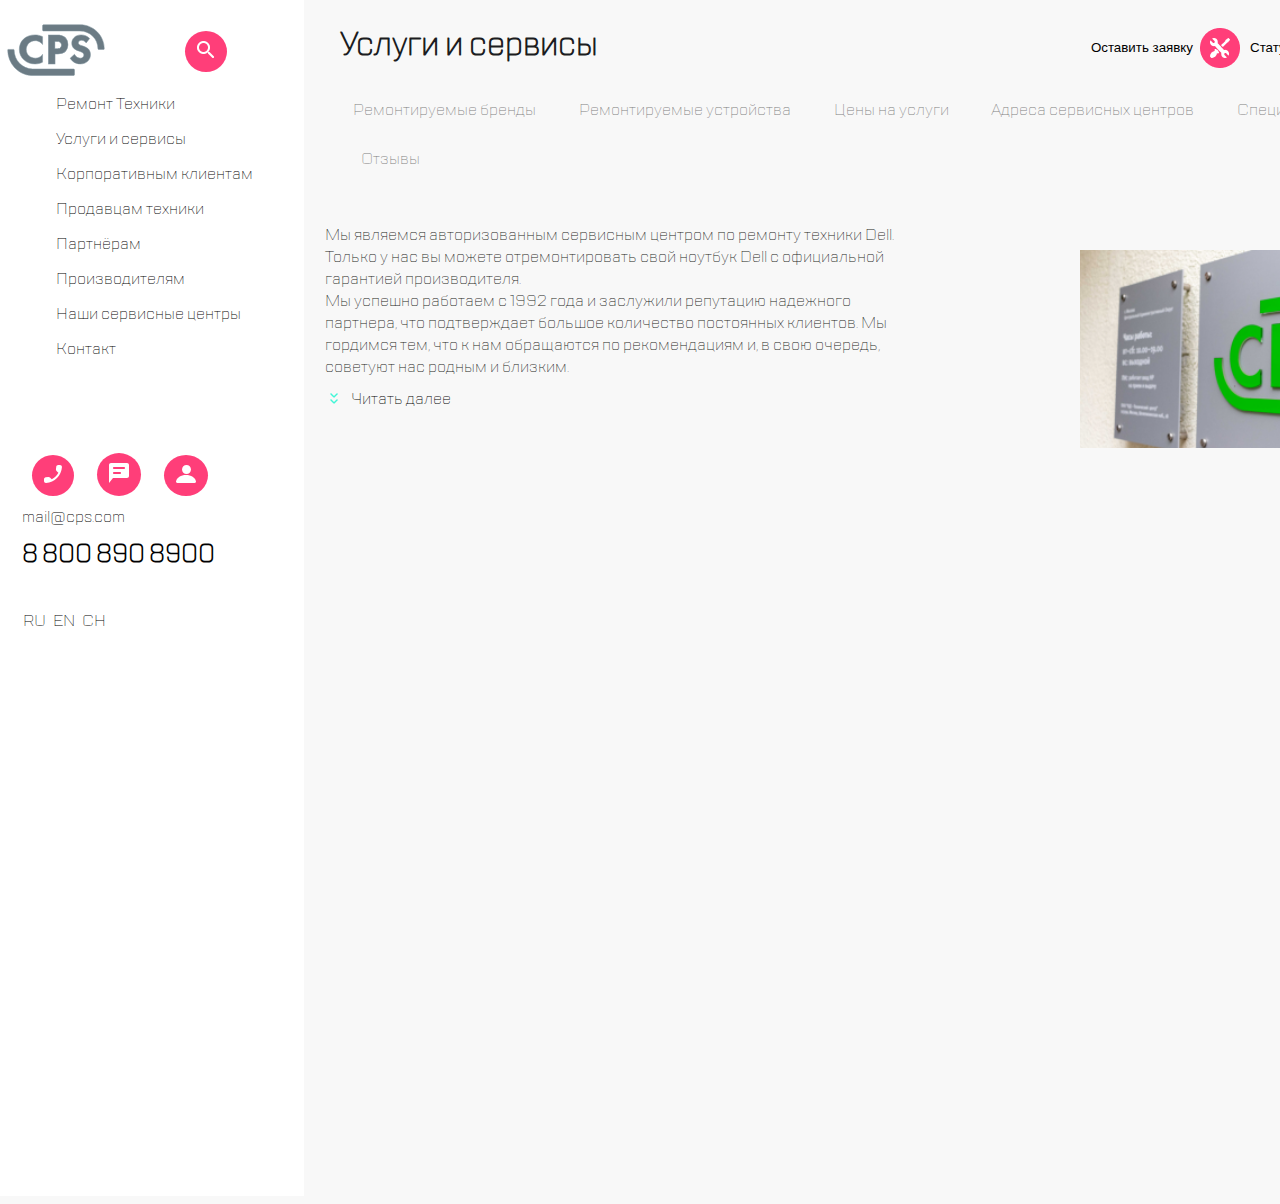
<file: index.html>
<!DOCTYPE html>
<html lang="en">
<head>
    <meta charset="UTF-8">
    <meta http-equiv="X-UA-Compatible" content="IE=edge">
    <meta name="viewport" content="width=device-width, initial-scale=1.0">
    <link rel="stylesheet" href="./main.css">
    <link rel="stylesheet" href="./TTLakes/TTLakes-Black.eot">
    <title>CPS!321</title>
</head>
<div class="menu-bar-left">
    <div class="menu-bar-container">
        <button>
            <div class="logo-wrapper">
                <img src="./img/Group.svg" alt="">
            </button>
            <button>
            <div class="search-wrapper-menu">
                <img src="./img/search.png" alt="">
            </div>
              </button>
            </div>
    <nav>
    
        <ul>
            <li>
                Ремонт Техники
            </li>
            <li>
                Услуги и сервисы
            </li>
            <li>
                Корпоративным клиентам
            </li>
            <li>
                Продавцам техники
            </li>
            <li>
                Партнёрам
            </li>
            <li>
                Производителям
            </li>
            <li>
                Наши сервисные центры
            </li>
            <li>
                Контакт
            </li>
        </ul>
    
</nav>
    <footer>
        <div class="img-wrapper-footer">
            <button><a href="#"></a><img src="./img/phone.svg" alt=""></button>
            <button><a href="#"</a></a><img  src="./img/message.svg" alt=""></button>
            <button><a href="#"</a></a><img src="./img/person.svg" alt=""></button>
            
        </div>
        <div class="text-wrapper-footer">
            mail@cps.com
        </div>
        <div class="phone-footer">
            8 800 890 8900
        </div>
        <div class="language-selection">
            <div class="language">
                RU
            </div>
            <div class="language">
                EN
            </div>
            <div class="language">
                CH
            </div>
        </div>
    </footer>
</div>
</div>
<div class="container">
<body>
    <nav class="top-nav">
        <ul >
        <li>
            <button class="menu">
                
                <a class="delete-for-pc" href="#"><img src="/img/icon1.png" alt=""></a>
            </button>
            <div class="cross-wrapper">
                <img src="./img/cross.svg" alt="">
            </div>
            <logo-wrapper><img src="./img/CPS.png" alt="CPS"></logo-wrapper> 
            <div class="search-wrapper">
                <img src="./img/search.svg" alt="">
            </div>
            <div class="divider"></div>
            <div class="mobile-wrapper">
                <button class="menu">
                    <div class="pc-menu-text">Оставить заявку</div>
                    <a href="#"><img src="./img/icon2.png" alt=""></a>
                </button>
                <button class="menu">
                    <div class="pc-menu-text">Статус ремонта</div>
                    <a href ="#"><img src="./img/icon3.png" alt=""></a>
                </button>
            </div>
            <div class="divider-pad"></div>
            <div class="pad-buttons">
                <button class="menu">
                    <a href="#"><img src="./img/icon4.png" alt=""></a>
                </button>
                <button class="menu">
                    <a href="#"><img src="./img/icon5.png" alt=""></a>
                </button>
                <button class="menu">
                    <a href="#"><img src="./img/icon6.png" alt=""></a>
                </button>
            </div>
        </li>
    </ul>
    </nav>
    <h1>Услуги и сервисы </h1>

    <ul class="ul-repair">
        <li class="links">
         <div class="links-wrapper">
            <div class="repair-wrapper"><a class="repair" href="#">Ремонтируемые устройства</a></div>
             <div class="repair-wrapper"> <a class="repair" class="repair-pad" href="#">Дополнительные услуги</a></div>
             <div class="repair-wrapper"> <a class="repair" class="repair-pad" href="#">Цены на услуги</a></div>
             <div class="repair-wrapper"><a class="repair" class="repair-pad" href="#">Специальные цены</a></div>   
            </div>
        </li>
    </ul>
    <nav id="nav-for-pc">
    <ul class="links-wrapper-pc">
        <li class="repair-wrapper-pc"><a class="repair" href="#">Ремонтируемые бренды</a></li>
        <li class="repair-wrapper-pc"> <a class="repair" class="repair-pad" href="#">Ремонтируемые устройства</a></li>
        <li class="repair-wrapper-pc"> <a class="repair" class="repair-pad" href="#">Цены на услуги</a></li>
        <li class="repair-wrapper-pc"> <a class="repair" class="repair-pad" href="#">Адреса сервисных центров</a></li>
        <li class="repair-wrapper-pc"><a class="repair" class="repair-pad" href="#">Специальные цены</a></li>
        <li class="repair-wrapper-pc" id="review"><a class="repair" class="repair-pad" href="#">Отзывы</a></li>
    </ul>
</nav>
    <div class="text-wrapper">
        Мы являемся авторизованным сервисным центром по ремонту техники Dell. Только у нас вы можете отремонтировать свой ноутбук Dell с официальной гарантией производителя.
        <br>
        Мы успешно работаем с 1992 года и заслужили репутацию надежного партнера<span class="pad-hide">,</span> что подтверждает большое количество постоянных клиентов. Мы гордимся тем, что к нам обращаются по рекомендациям и, в свою очередь, советуют нас родным и близким.
    </div>
    <div class="read-further">
        <a href="#" class="read-further-text"> <img class="read-further-img" src="./img/arrow.png" alt=""> Читать далее</a>
    </div>
 <div class="pic-wrapper">
    <img src="./img/picture.png" alt="">
 </div>
</div>

</body>
</html>
</file>
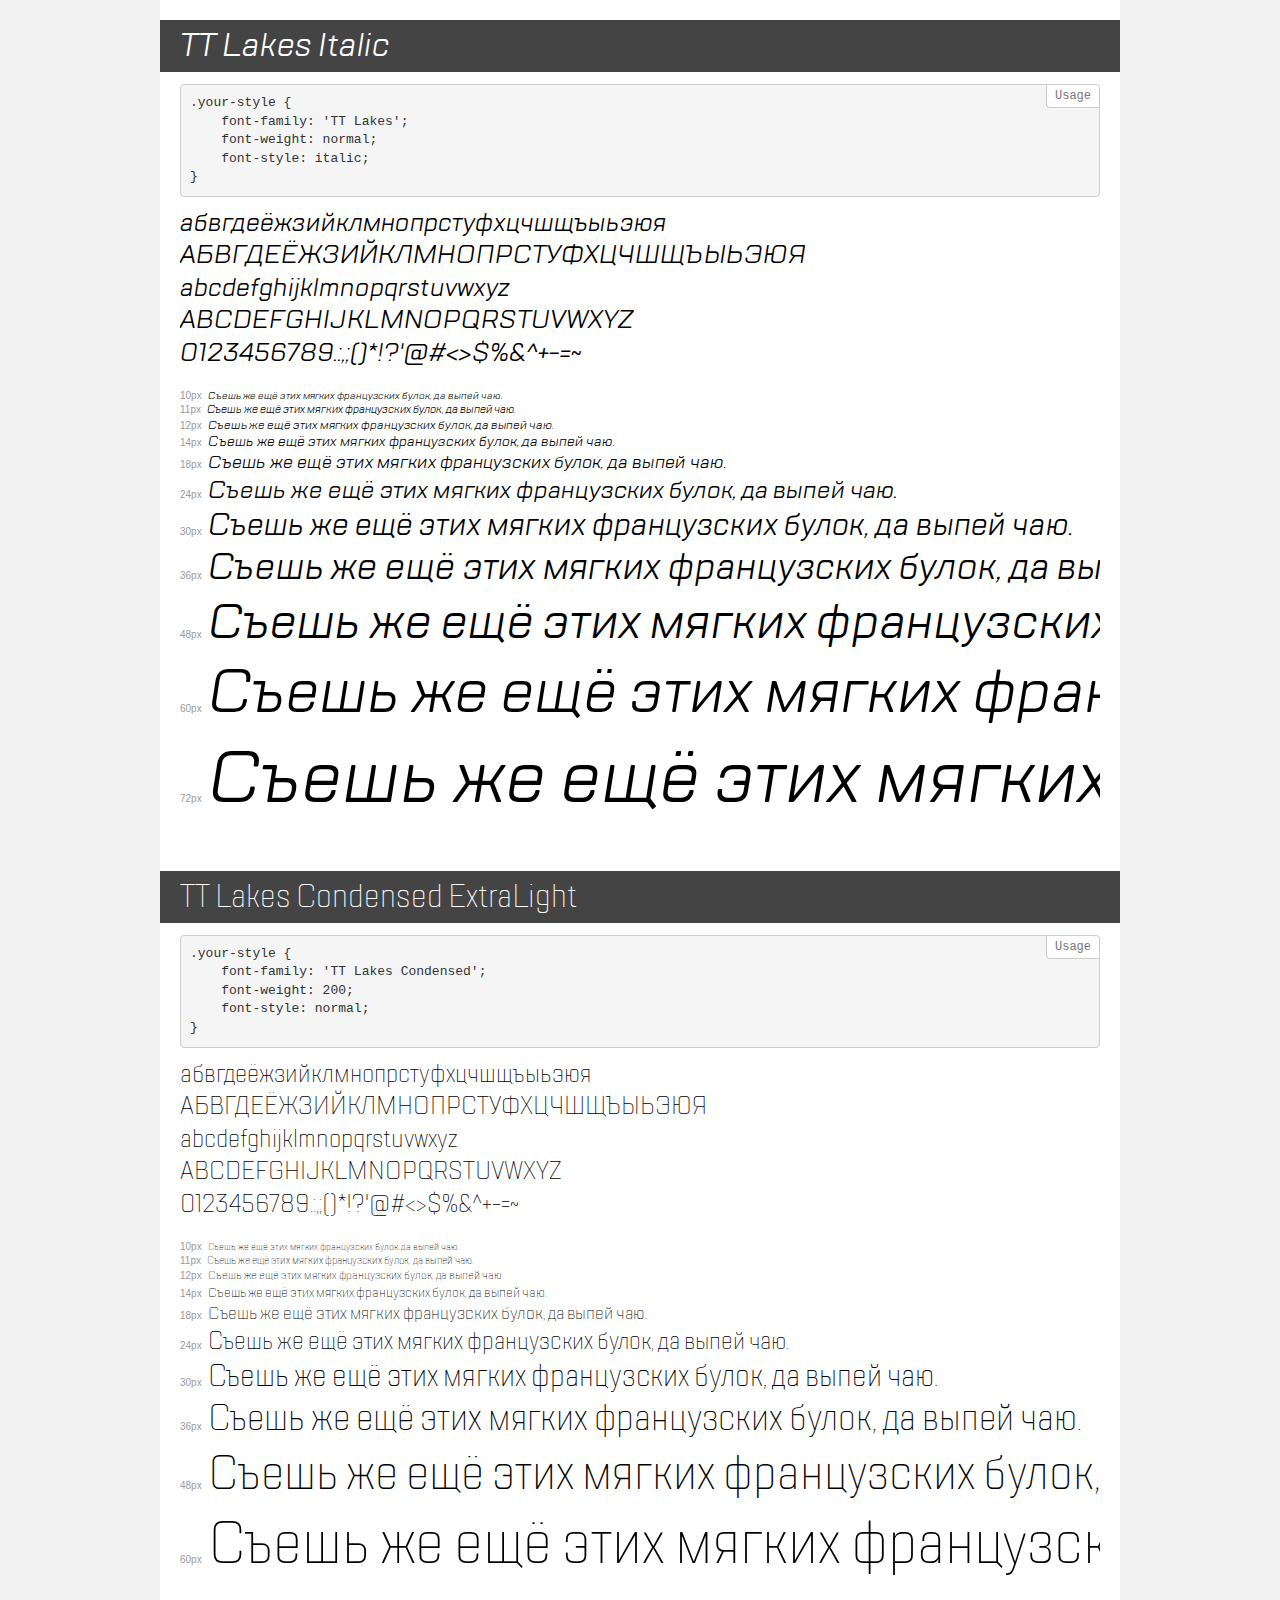
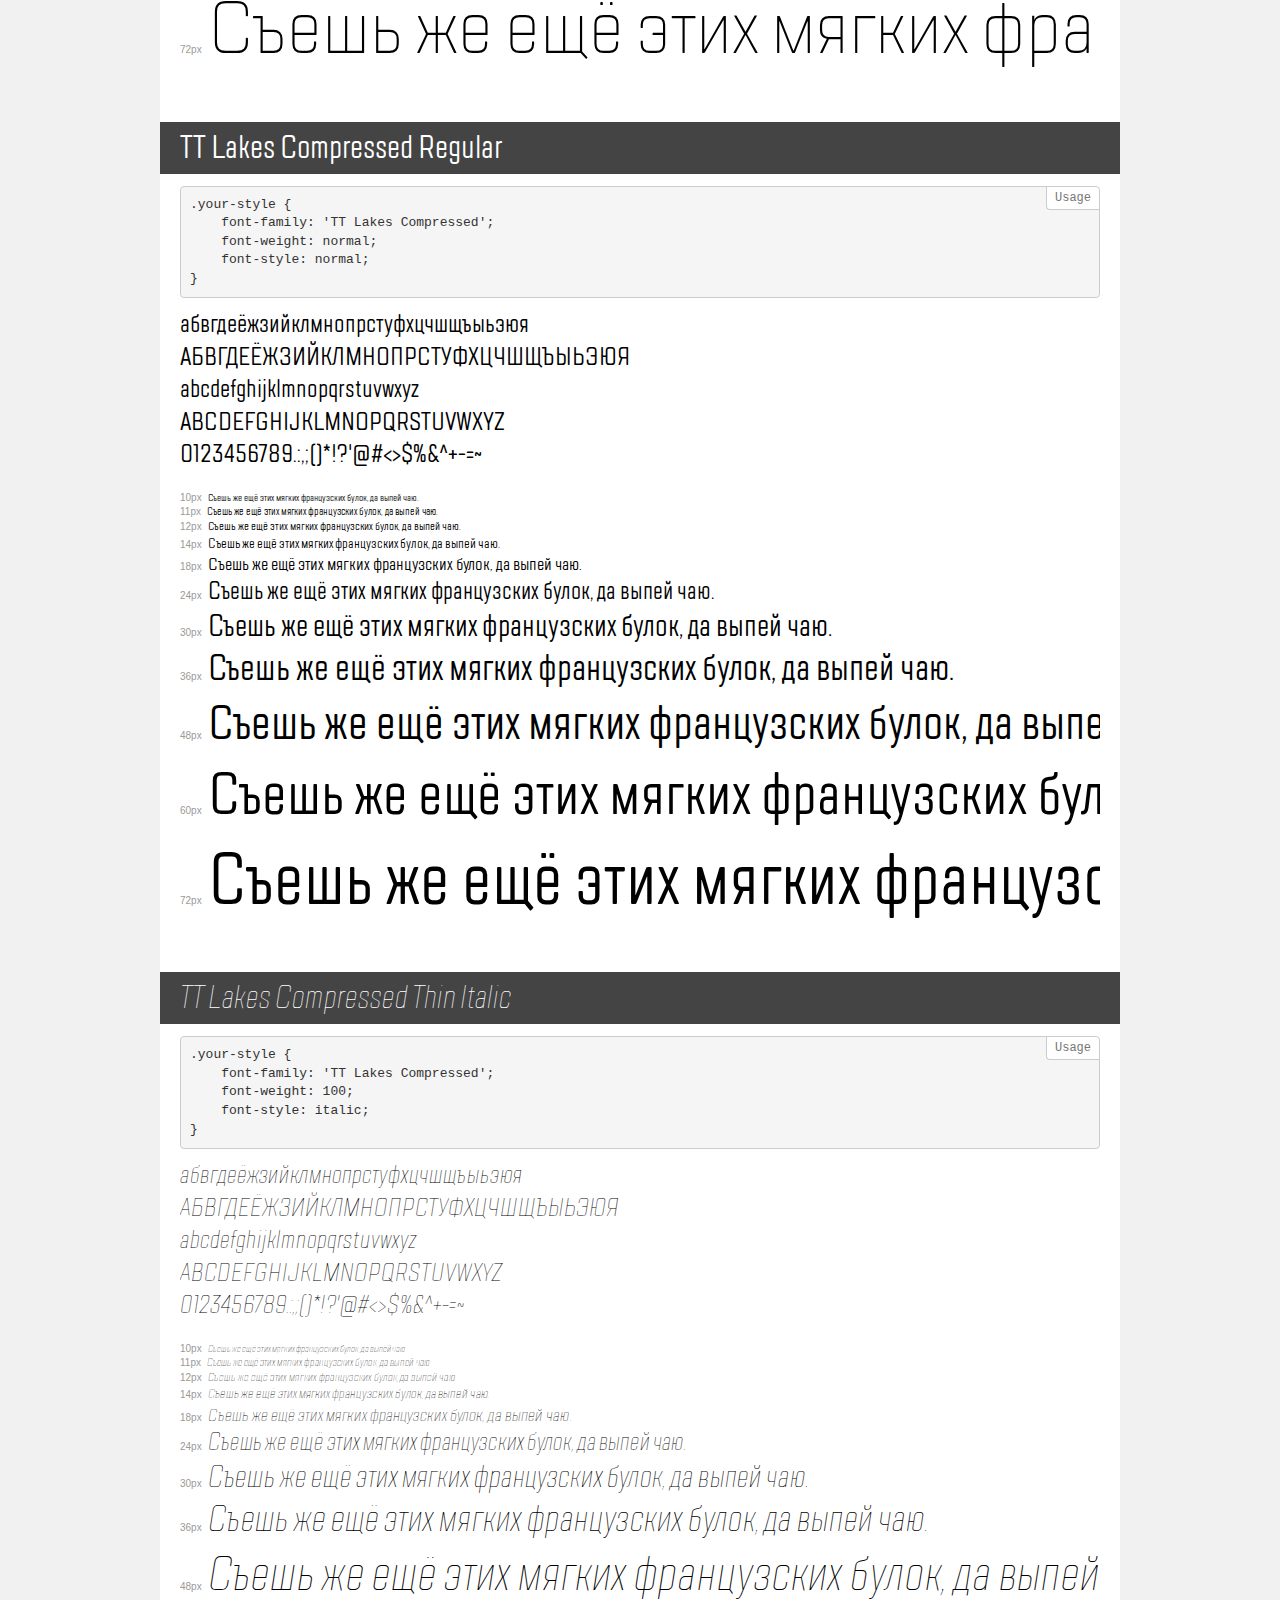
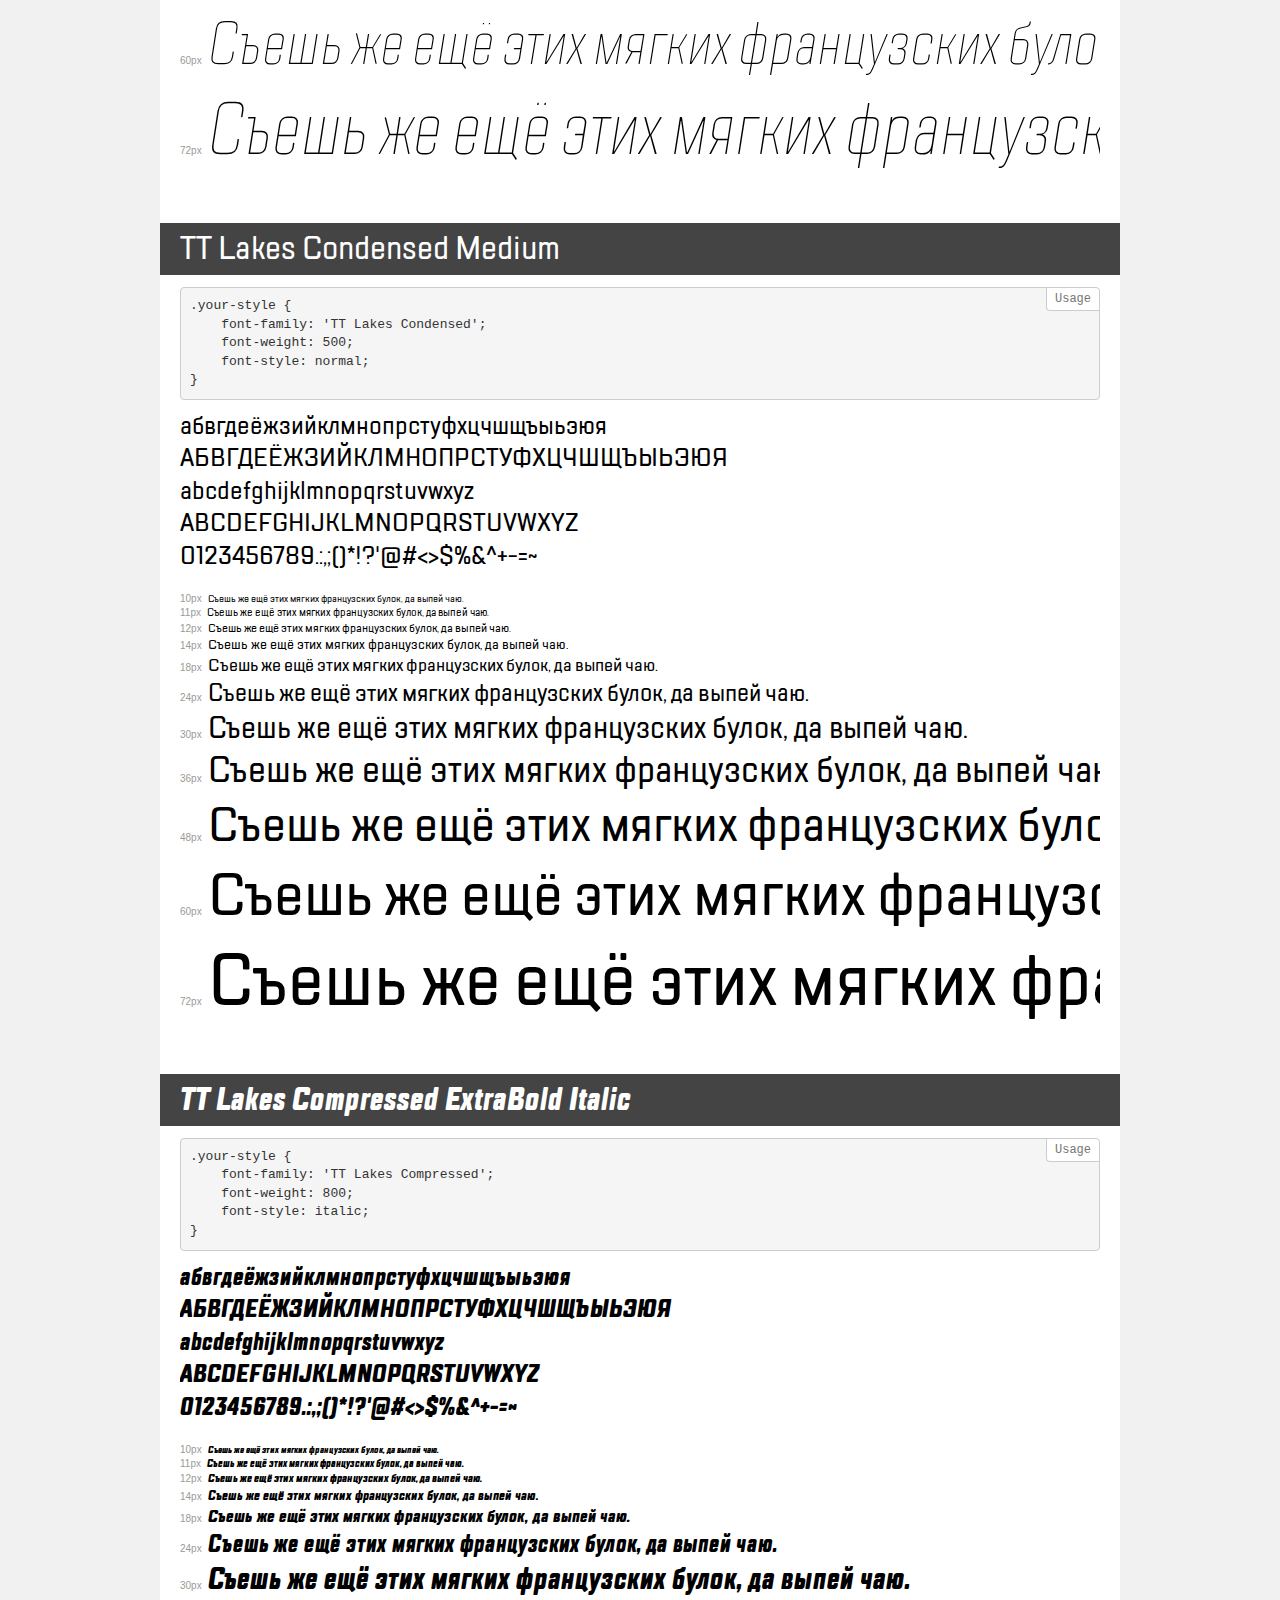
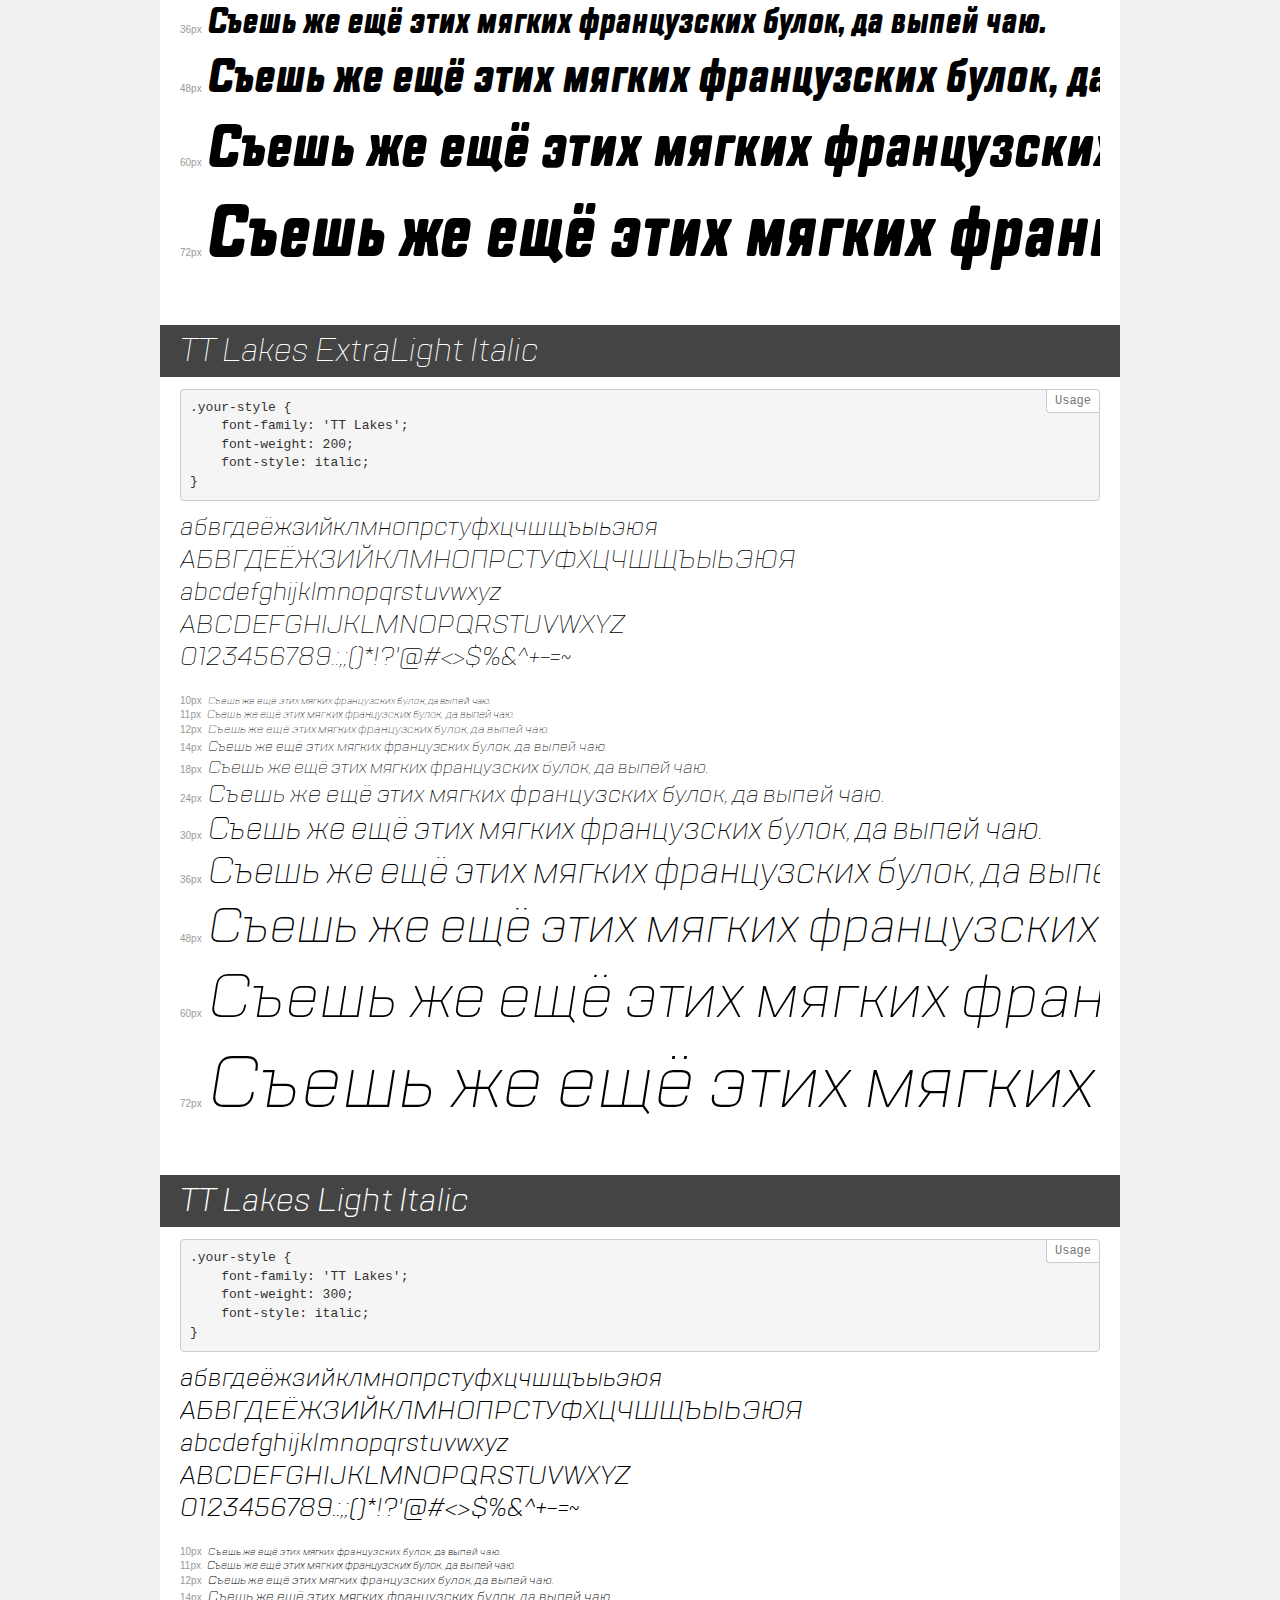
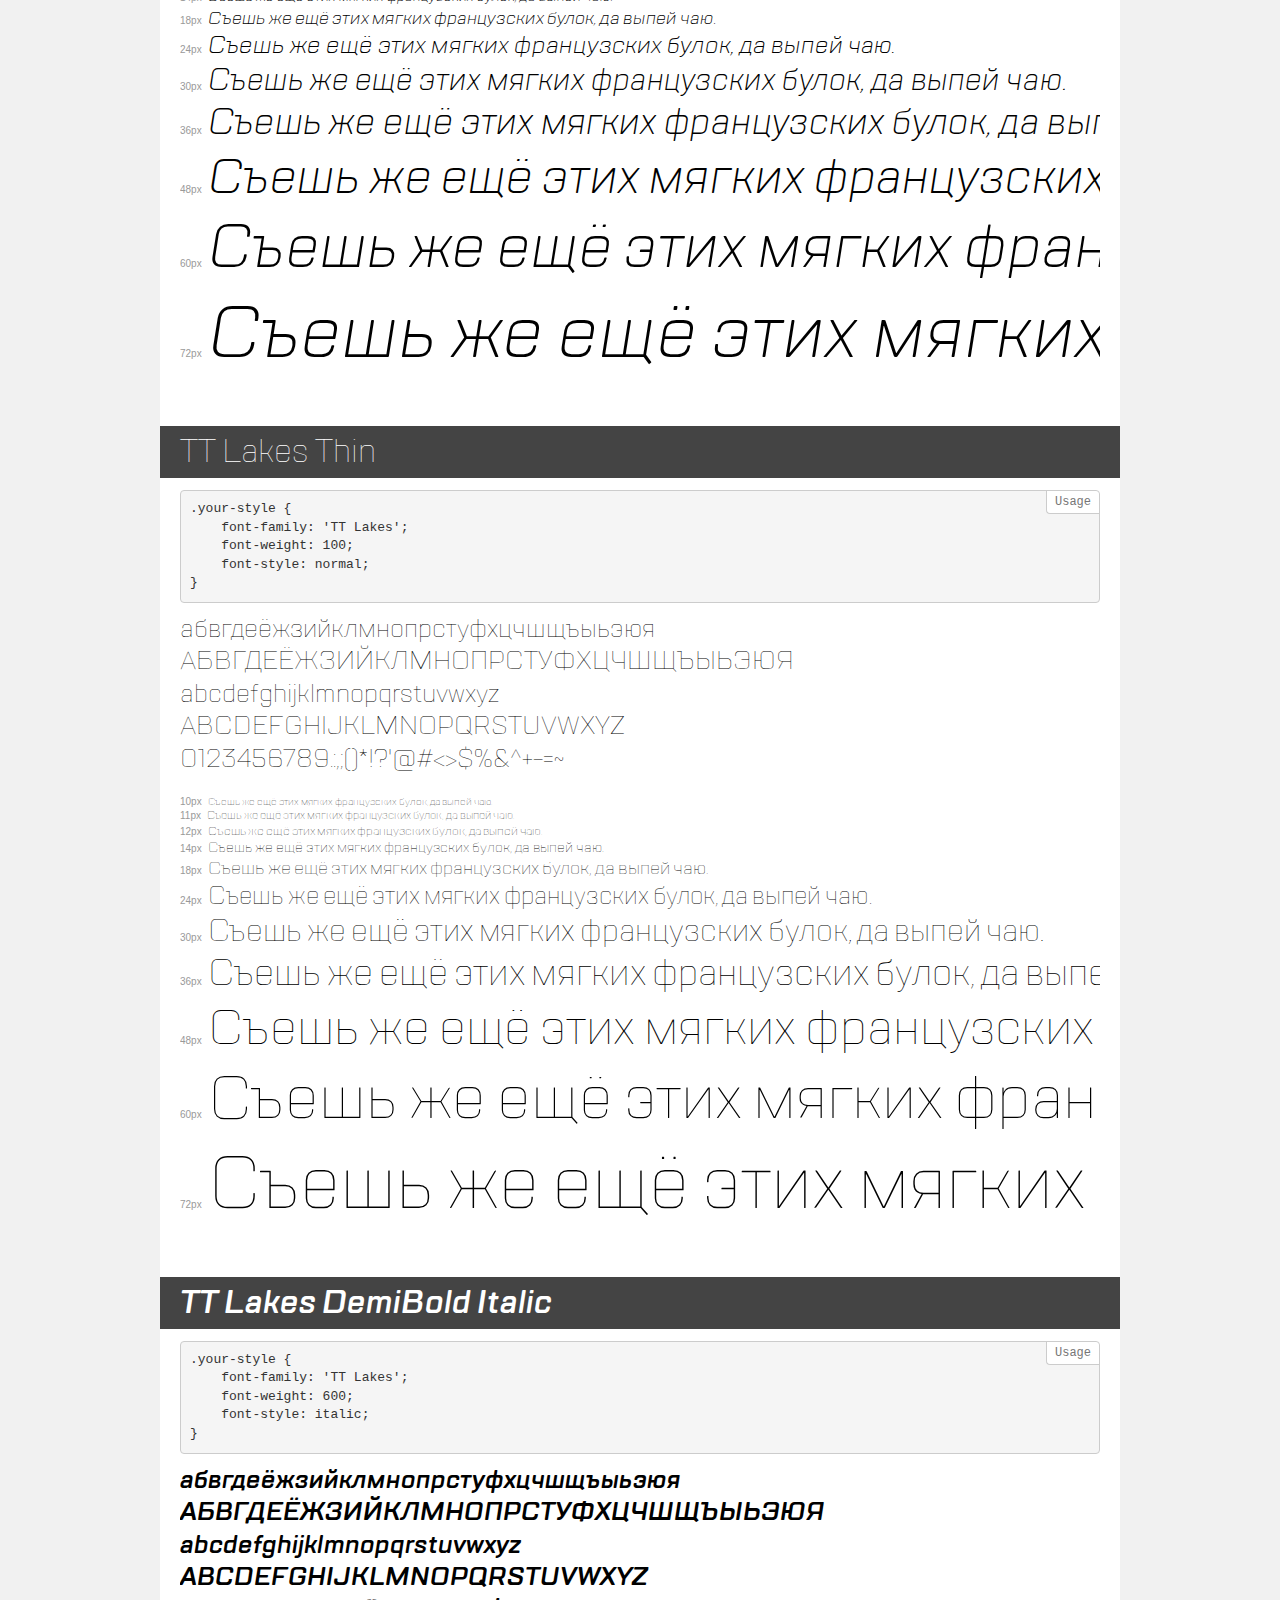
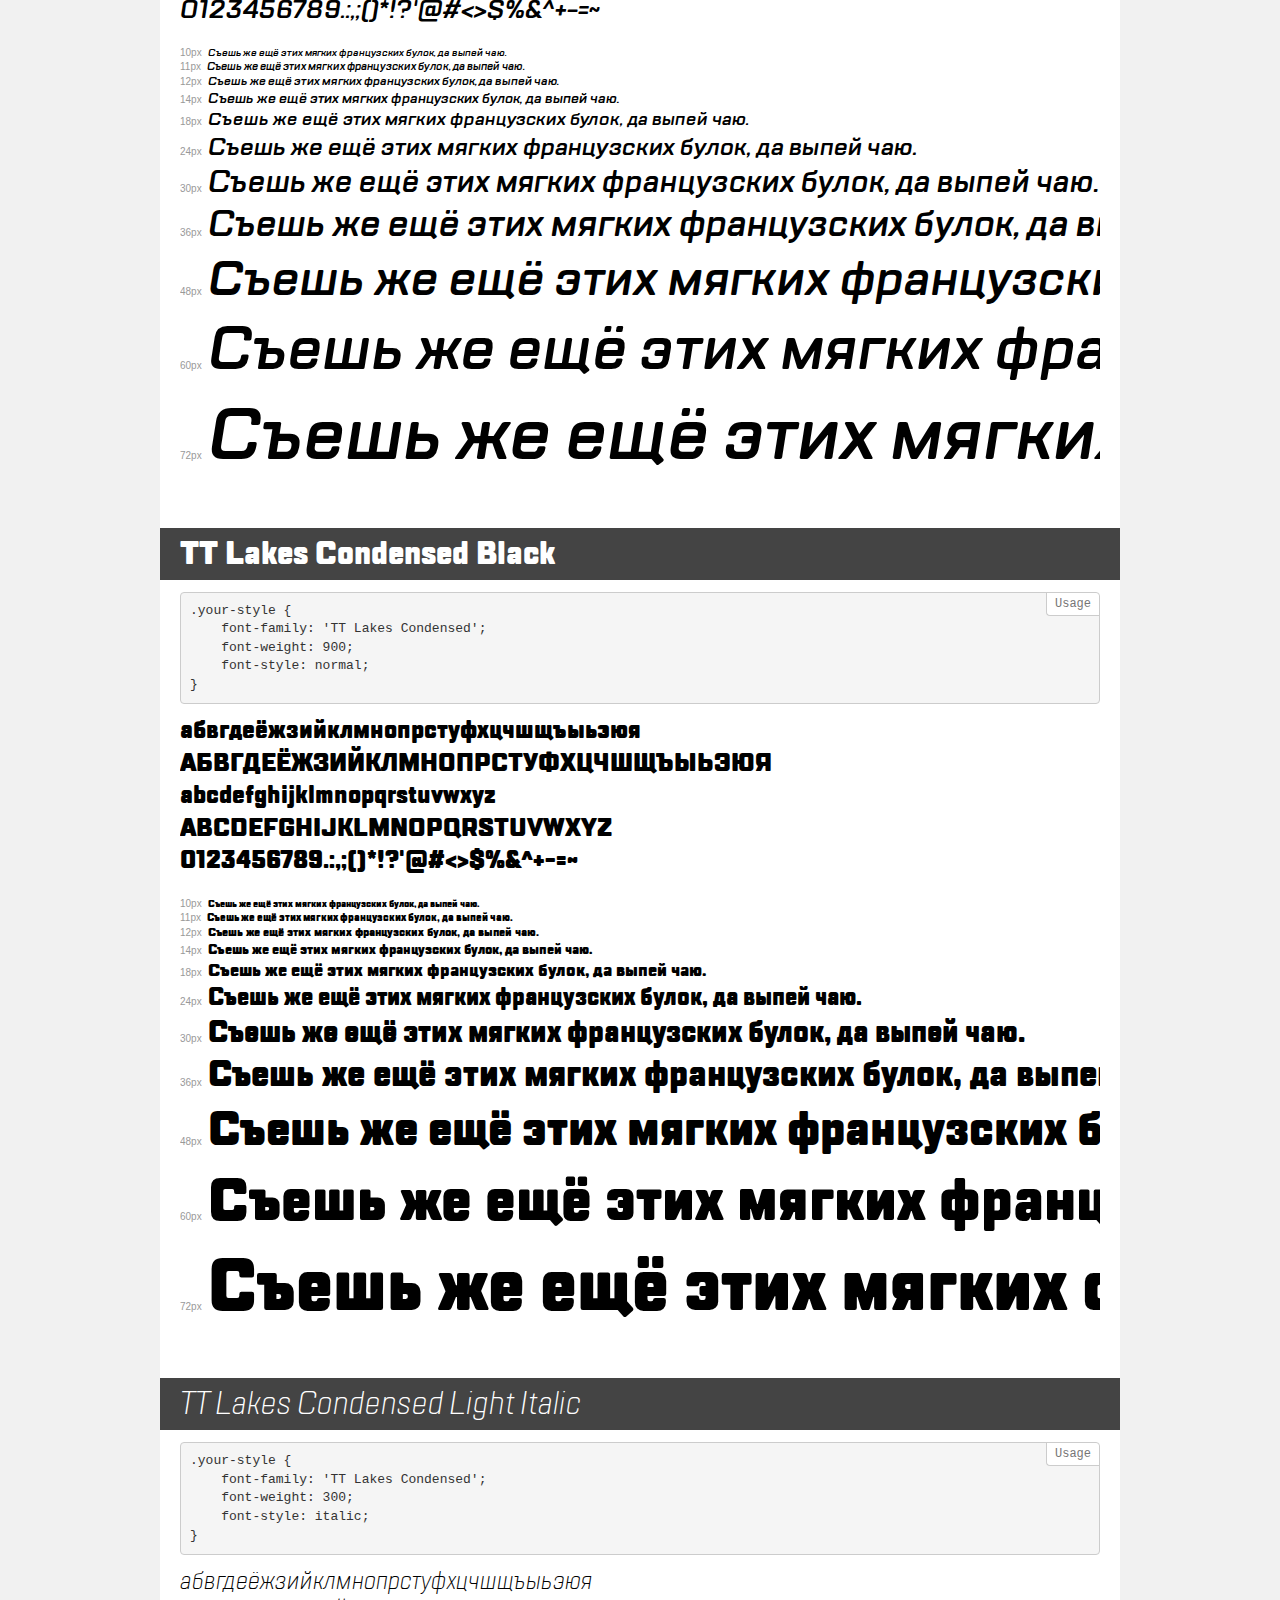
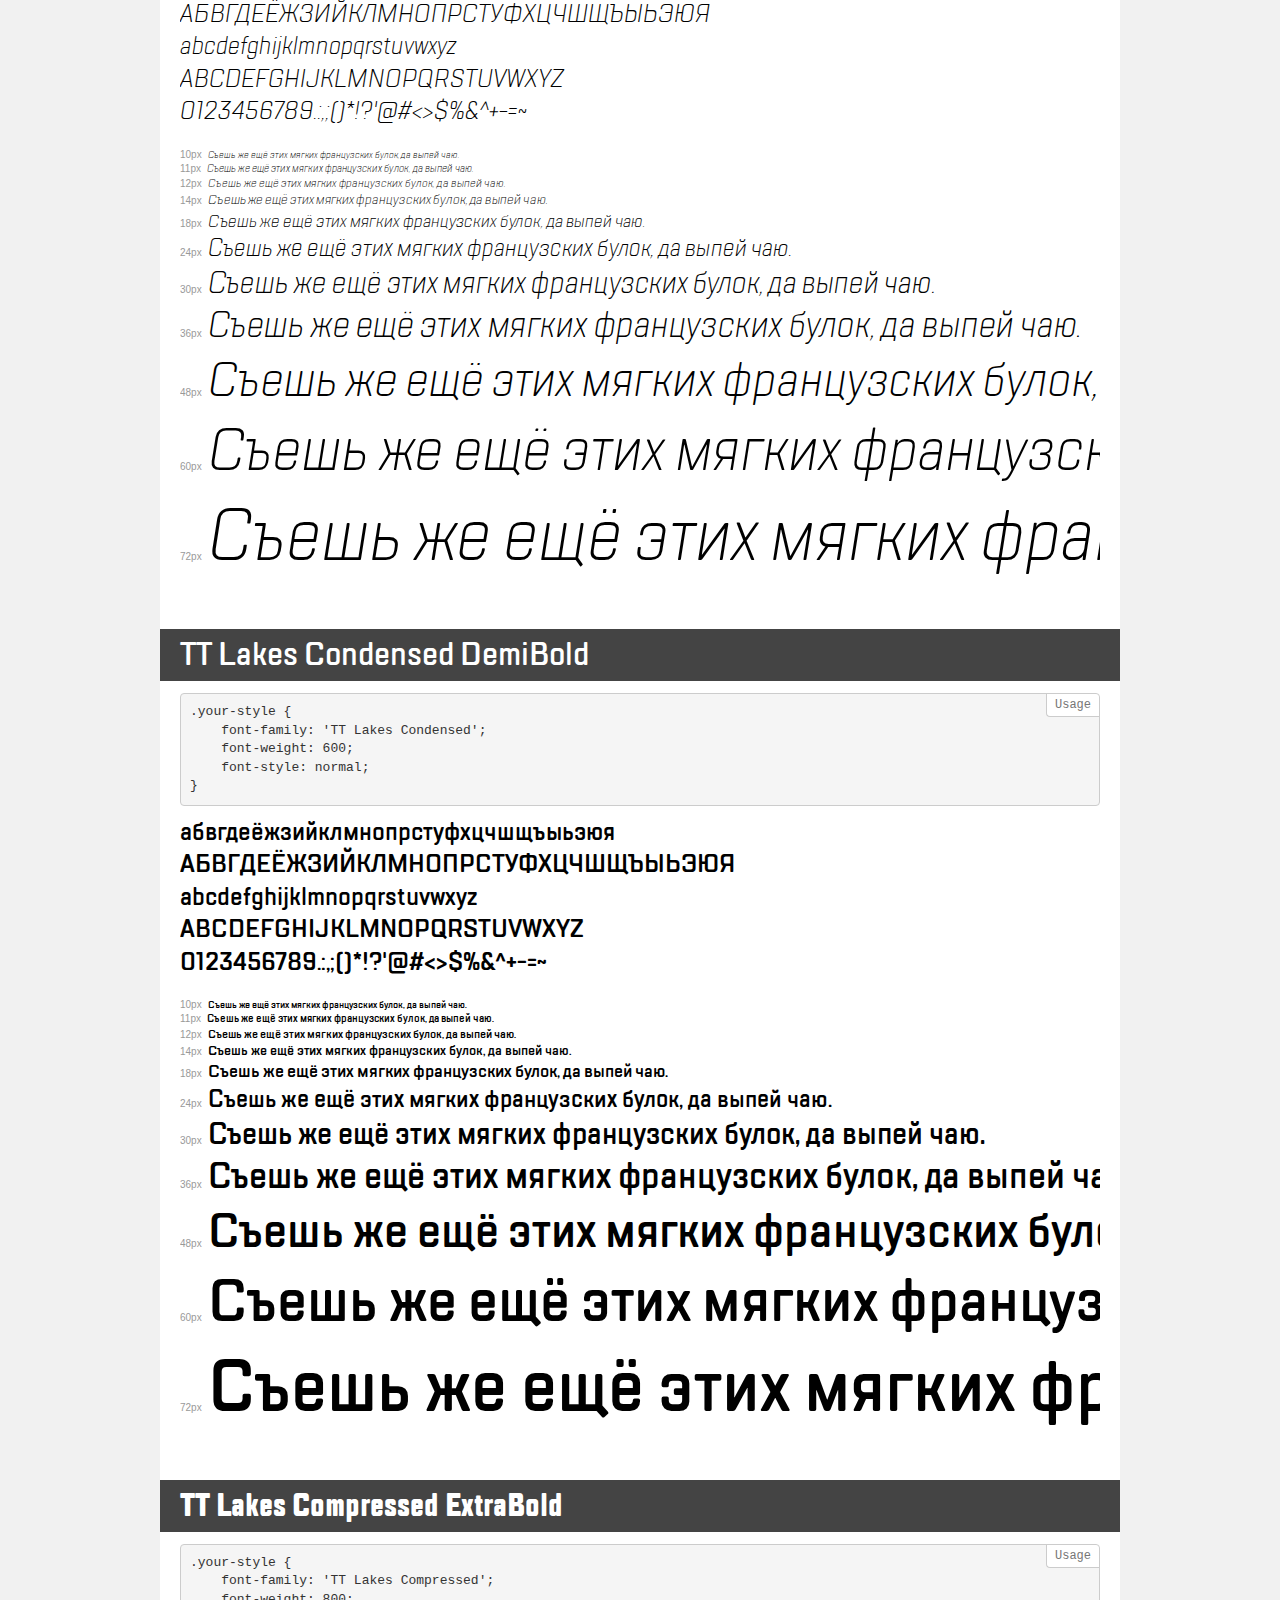
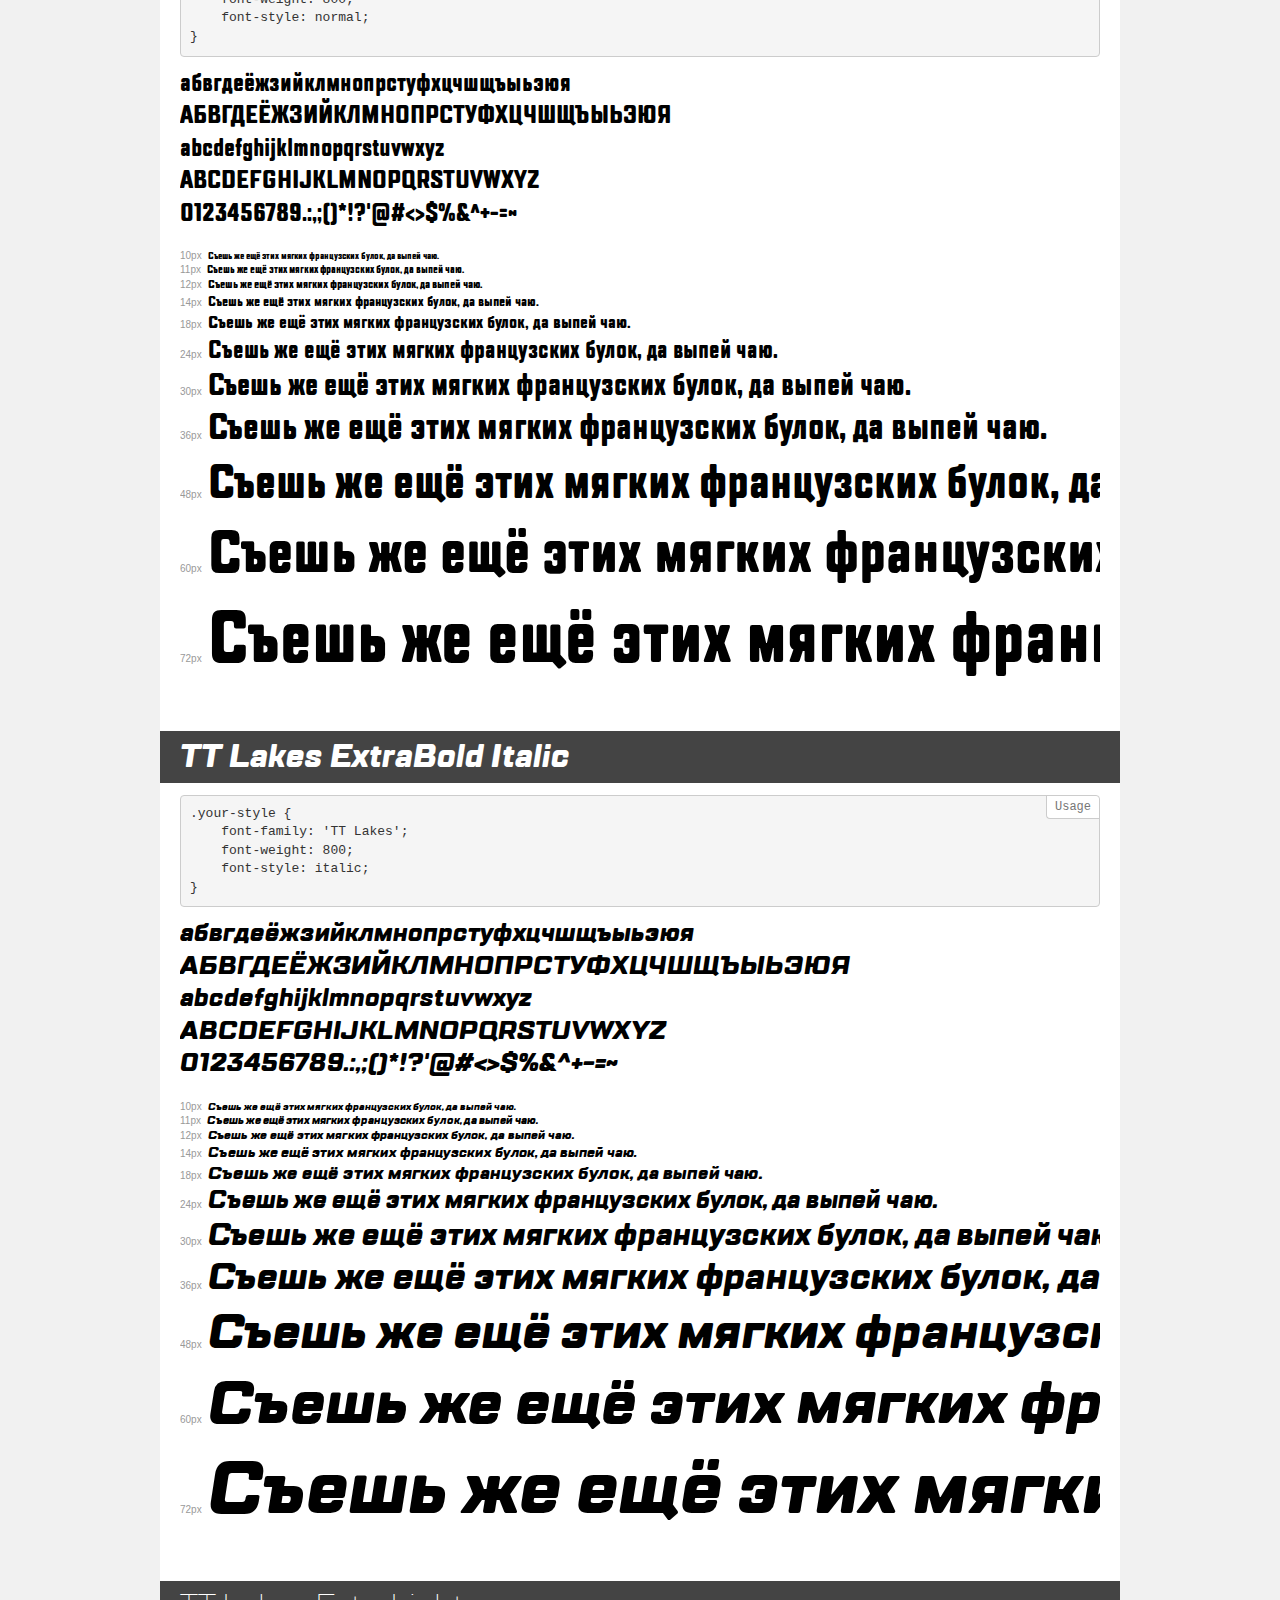
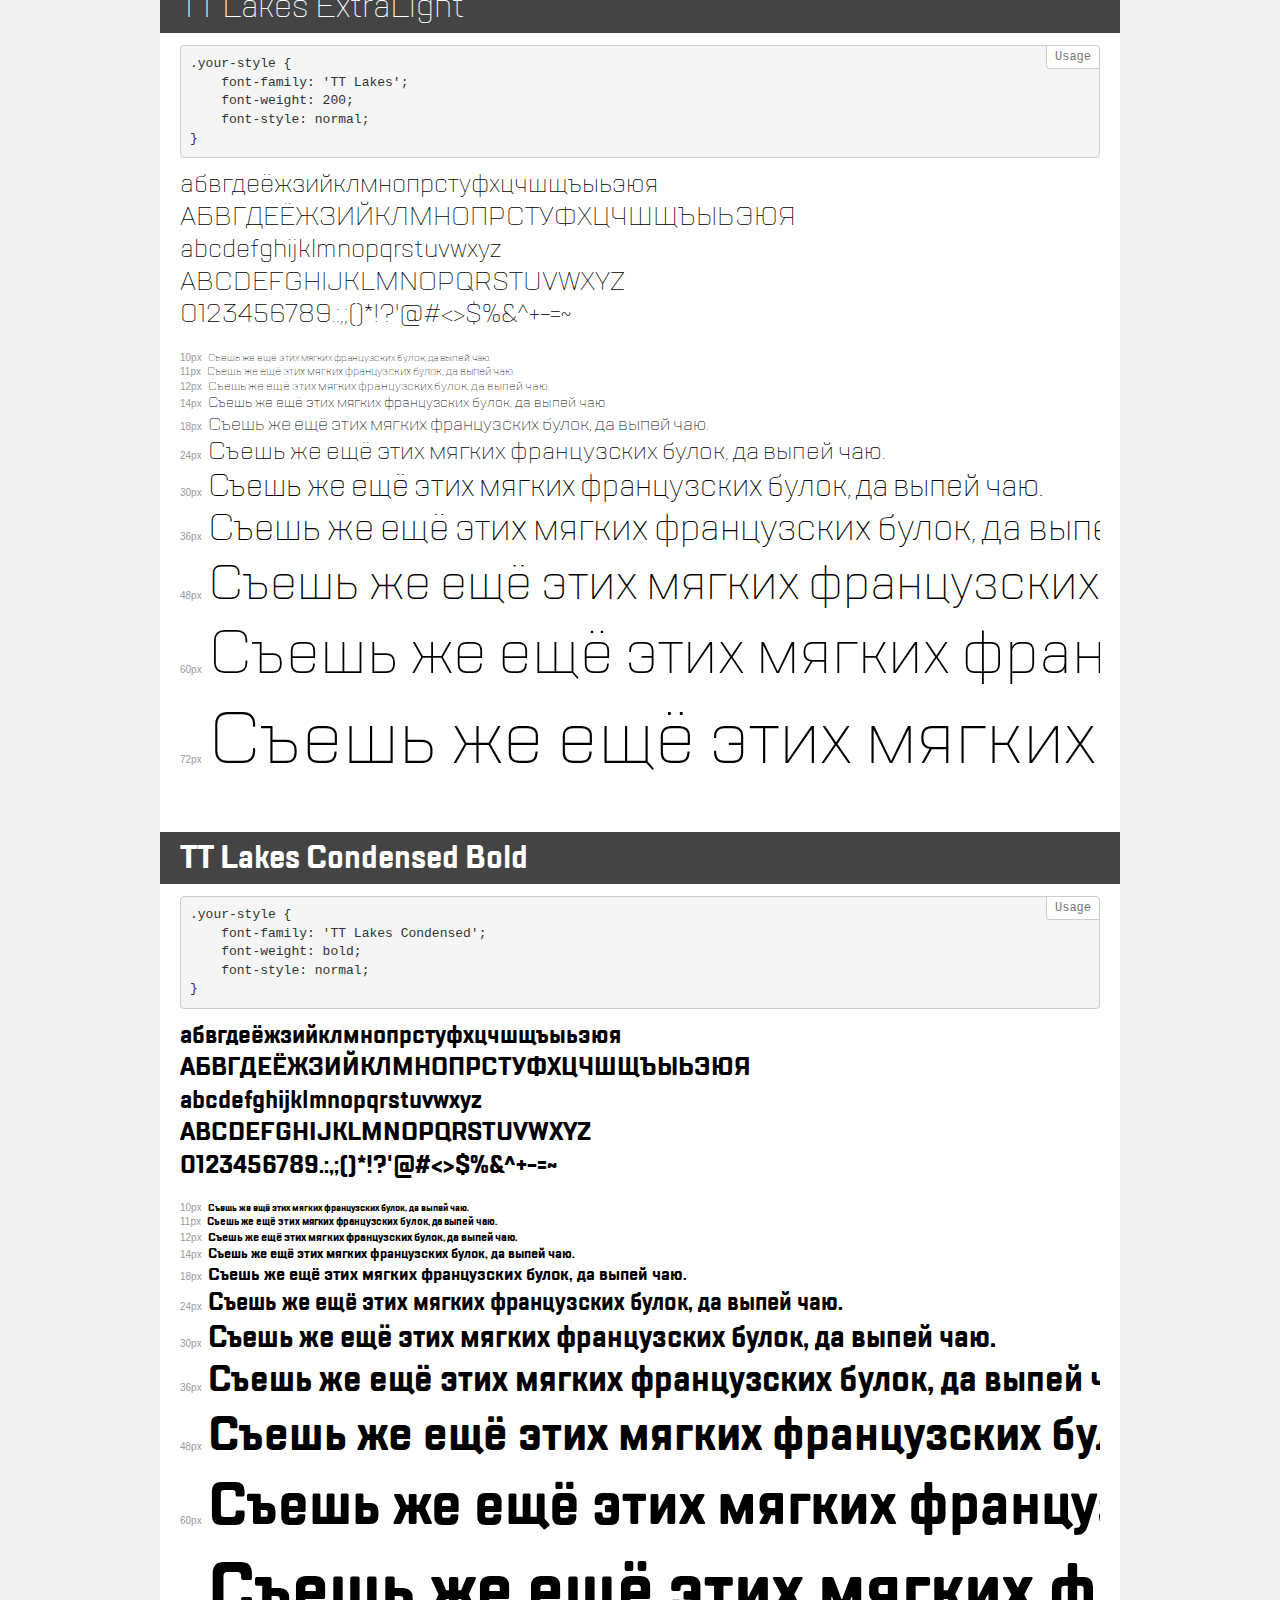
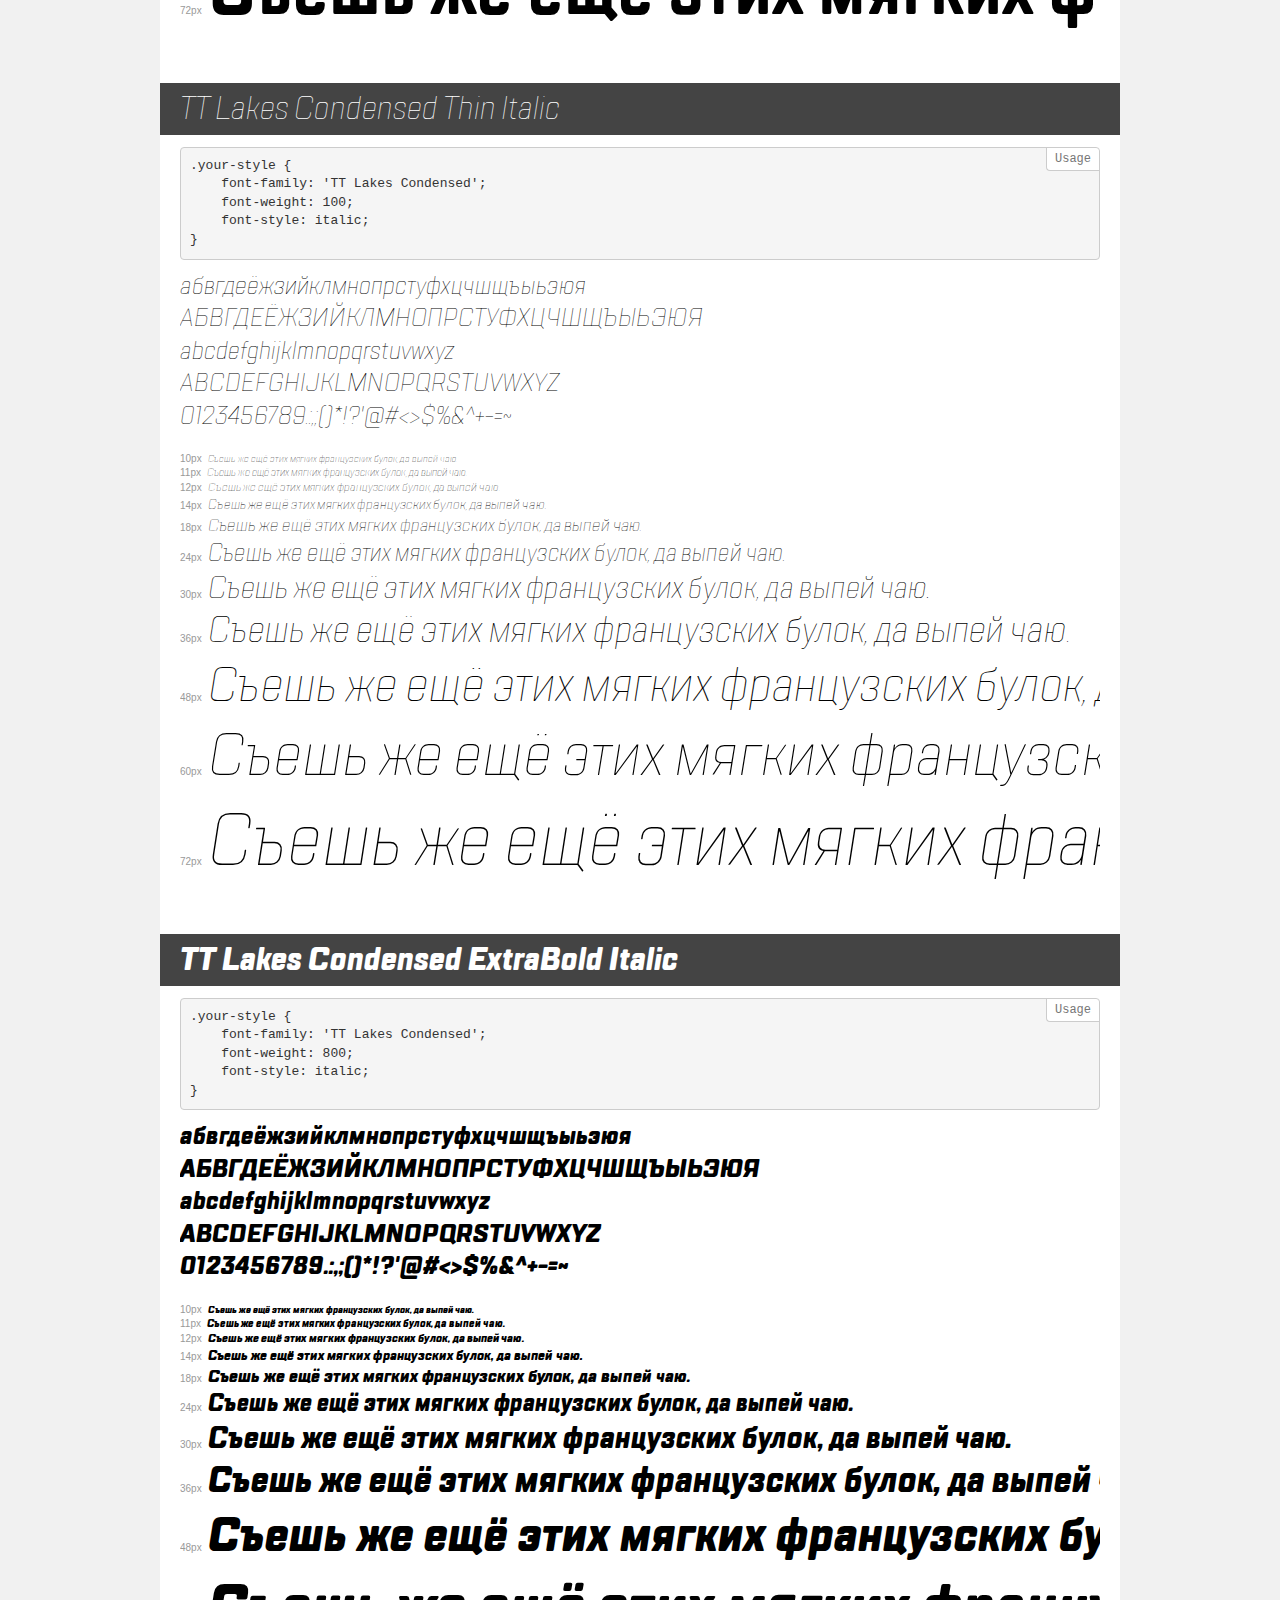
<file: TTLakes/demo.html>
<!DOCTYPE html>
<html>
<head>
    <meta charset="utf-8">
    <meta http-equiv="X-UA-Compatible" content="IE=edge">
    <meta name="viewport" content="width=device-width, initial-scale=1">
    <meta name="robots" content="noindex, noarchive">
    <meta name="format-detection" content="telephone=no">
    <title>Transfonter demo</title>
    <link href="stylesheet.css" rel="stylesheet">
    <style>
        /*
        http://meyerweb.com/eric/tools/css/reset/
        v2.0 | 20110126
        License: none (public domain)
        */
        html, body, div, span, applet, object, iframe,
        h1, h2, h3, h4, h5, h6, p, blockquote, pre,
        a, abbr, acronym, address, big, cite, code,
        del, dfn, em, img, ins, kbd, q, s, samp,
        small, strike, strong, sub, sup, tt, var,
        b, u, i, center,
        dl, dt, dd, ol, ul, li,
        fieldset, form, label, legend,
        table, caption, tbody, tfoot, thead, tr, th, td,
        article, aside, canvas, details, embed,
        figure, figcaption, footer, header, hgroup,
        menu, nav, output, ruby, section, summary,
        time, mark, audio, video {
            margin: 0;
            padding: 0;
            border: 0;
            font-size: 100%;
            font: inherit;
            vertical-align: baseline;
        }
        /* HTML5 display-role reset for older browsers */
        article, aside, details, figcaption, figure,
        footer, header, hgroup, menu, nav, section {
            display: block;
        }
        body {
            line-height: 1;
        }
        ol, ul {
            list-style: none;
        }
        blockquote, q {
            quotes: none;
        }
        blockquote:before, blockquote:after,
        q:before, q:after {
            content: '';
            content: none;
        }
        table {
            border-collapse: collapse;
            border-spacing: 0;
        }
        /* common styles */
        body {
            background: #f1f1f1;
            color: #000;
        }
        .page {
            background: #fff;
            width: 920px;
            margin: 0 auto;
            padding: 20px 20px 0 20px;
            overflow: hidden;
        }
        .font-container {
            overflow-x: auto;
            overflow-y: hidden;
            margin-bottom: 40px;
            line-height: 1.3;
            white-space: nowrap;
            padding-bottom: 5px;
        }
        h1 {
            position: relative;
            background: #444;
            font-size: 32px;
            color: #fff;
            padding: 10px 20px;
            margin: 0 -20px 12px -20px;
        }
        .letters {
            font-size: 25px;
            margin-bottom: 20px;
        }
        .s10:before {
            content: '10px';
        }
        .s11:before {
            content: '11px';
        }
        .s12:before {
            content: '12px';
        }
        .s14:before {
            content: '14px';
        }
        .s18:before {
            content: '18px';
        }
        .s24:before {
            content: '24px';
        }
        .s30:before {
            content: '30px';
        }
        .s36:before {
            content: '36px';
        }
        .s48:before {
            content: '48px';
        }
        .s60:before {
            content: '60px';
        }
        .s72:before {
            content: '72px';
        }
        .s10:before, .s11:before, .s12:before, .s14:before,
        .s18:before, .s24:before, .s30:before, .s36:before,
        .s48:before, .s60:before, .s72:before {
            font-family: Arial, sans-serif;
            font-size: 10px;
            font-weight: normal;
            font-style: normal;
            color: #999;
            padding-right: 6px;
        }
        pre {
            display: block;
            position: relative;
            padding: 9px;
            margin: 0 0 10px;
            font-family: Monaco, Menlo, Consolas, "Courier New", monospace !important;
            font-size: 13px;
            line-height: 1.428571429;
            color: #333;
            font-weight: normal !important;
            font-style: normal !important;
            background-color: #f5f5f5;
            border: 1px solid #ccc;
            overflow-x: auto;
            border-radius: 4px;
        }
        pre:after {
            display: block;
            position: absolute;
            right: 0;
            top: 0;
            content: 'Usage';
            line-height: 1;
            padding: 5px 8px;
            font-size: 12px;
            color: #767676;
            background-color: #fff;
            border: 1px solid #ccc;
            border-right: none;
            border-top: none;
            border-radius: 0 4px 0 4px;
            z-index: 10;
        }
        /* responsive */
        @media (max-width: 959px) {
            .page {
                width: auto;
                margin: 0;
            }
        }
    </style>
</head>
<body>
<div class="page">
    <div class="demo" style="font-family: 'TT Lakes'; font-weight: normal; font-style: italic;">
        <h1>TT Lakes Italic</h1>
        <pre>.your-style {
    font-family: 'TT Lakes';
    font-weight: normal;
    font-style: italic;
}</pre>
        <div class="font-container">
            <p class="letters">
                абвгдеёжзийклмнопрстуфхцчшщъыьэюя<br>
АБВГДЕЁЖЗИЙКЛМНОПРСТУФХЦЧШЩЪЫЬЭЮЯ<br>
abcdefghijklmnopqrstuvwxyz<br>
ABCDEFGHIJKLMNOPQRSTUVWXYZ<br>
                0123456789.:,;()*!?'@#<>$%&^+-=~
            </p>
            <p class="s10" style="font-size: 10px;">Съешь же ещё этих мягких французских булок, да выпей чаю.</p>
            <p class="s11" style="font-size: 11px;">Съешь же ещё этих мягких французских булок, да выпей чаю.</p>
            <p class="s12" style="font-size: 12px;">Съешь же ещё этих мягких французских булок, да выпей чаю.</p>
            <p class="s14" style="font-size: 14px;">Съешь же ещё этих мягких французских булок, да выпей чаю.</p>
            <p class="s18" style="font-size: 18px;">Съешь же ещё этих мягких французских булок, да выпей чаю.</p>
            <p class="s24" style="font-size: 24px;">Съешь же ещё этих мягких французских булок, да выпей чаю.</p>
            <p class="s30" style="font-size: 30px;">Съешь же ещё этих мягких французских булок, да выпей чаю.</p>
            <p class="s36" style="font-size: 36px;">Съешь же ещё этих мягких французских булок, да выпей чаю.</p>
            <p class="s48" style="font-size: 48px;">Съешь же ещё этих мягких французских булок, да выпей чаю.</p>
            <p class="s60" style="font-size: 60px;">Съешь же ещё этих мягких французских булок, да выпей чаю.</p>
            <p class="s72" style="font-size: 72px;">Съешь же ещё этих мягких французских булок, да выпей чаю.</p>
        </div>
    </div>
    <div class="demo" style="font-family: 'TT Lakes Condensed'; font-weight: 200; font-style: normal;">
        <h1>TT Lakes Condensed ExtraLight</h1>
        <pre>.your-style {
    font-family: 'TT Lakes Condensed';
    font-weight: 200;
    font-style: normal;
}</pre>
        <div class="font-container">
            <p class="letters">
                абвгдеёжзийклмнопрстуфхцчшщъыьэюя<br>
АБВГДЕЁЖЗИЙКЛМНОПРСТУФХЦЧШЩЪЫЬЭЮЯ<br>
abcdefghijklmnopqrstuvwxyz<br>
ABCDEFGHIJKLMNOPQRSTUVWXYZ<br>
                0123456789.:,;()*!?'@#<>$%&^+-=~
            </p>
            <p class="s10" style="font-size: 10px;">Съешь же ещё этих мягких французских булок, да выпей чаю.</p>
            <p class="s11" style="font-size: 11px;">Съешь же ещё этих мягких французских булок, да выпей чаю.</p>
            <p class="s12" style="font-size: 12px;">Съешь же ещё этих мягких французских булок, да выпей чаю.</p>
            <p class="s14" style="font-size: 14px;">Съешь же ещё этих мягких французских булок, да выпей чаю.</p>
            <p class="s18" style="font-size: 18px;">Съешь же ещё этих мягких французских булок, да выпей чаю.</p>
            <p class="s24" style="font-size: 24px;">Съешь же ещё этих мягких французских булок, да выпей чаю.</p>
            <p class="s30" style="font-size: 30px;">Съешь же ещё этих мягких французских булок, да выпей чаю.</p>
            <p class="s36" style="font-size: 36px;">Съешь же ещё этих мягких французских булок, да выпей чаю.</p>
            <p class="s48" style="font-size: 48px;">Съешь же ещё этих мягких французских булок, да выпей чаю.</p>
            <p class="s60" style="font-size: 60px;">Съешь же ещё этих мягких французских булок, да выпей чаю.</p>
            <p class="s72" style="font-size: 72px;">Съешь же ещё этих мягких французских булок, да выпей чаю.</p>
        </div>
    </div>
    <div class="demo" style="font-family: 'TT Lakes Compressed'; font-weight: normal; font-style: normal;">
        <h1>TT Lakes Compressed Regular</h1>
        <pre>.your-style {
    font-family: 'TT Lakes Compressed';
    font-weight: normal;
    font-style: normal;
}</pre>
        <div class="font-container">
            <p class="letters">
                абвгдеёжзийклмнопрстуфхцчшщъыьэюя<br>
АБВГДЕЁЖЗИЙКЛМНОПРСТУФХЦЧШЩЪЫЬЭЮЯ<br>
abcdefghijklmnopqrstuvwxyz<br>
ABCDEFGHIJKLMNOPQRSTUVWXYZ<br>
                0123456789.:,;()*!?'@#<>$%&^+-=~
            </p>
            <p class="s10" style="font-size: 10px;">Съешь же ещё этих мягких французских булок, да выпей чаю.</p>
            <p class="s11" style="font-size: 11px;">Съешь же ещё этих мягких французских булок, да выпей чаю.</p>
            <p class="s12" style="font-size: 12px;">Съешь же ещё этих мягких французских булок, да выпей чаю.</p>
            <p class="s14" style="font-size: 14px;">Съешь же ещё этих мягких французских булок, да выпей чаю.</p>
            <p class="s18" style="font-size: 18px;">Съешь же ещё этих мягких французских булок, да выпей чаю.</p>
            <p class="s24" style="font-size: 24px;">Съешь же ещё этих мягких французских булок, да выпей чаю.</p>
            <p class="s30" style="font-size: 30px;">Съешь же ещё этих мягких французских булок, да выпей чаю.</p>
            <p class="s36" style="font-size: 36px;">Съешь же ещё этих мягких французских булок, да выпей чаю.</p>
            <p class="s48" style="font-size: 48px;">Съешь же ещё этих мягких французских булок, да выпей чаю.</p>
            <p class="s60" style="font-size: 60px;">Съешь же ещё этих мягких французских булок, да выпей чаю.</p>
            <p class="s72" style="font-size: 72px;">Съешь же ещё этих мягких французских булок, да выпей чаю.</p>
        </div>
    </div>
    <div class="demo" style="font-family: 'TT Lakes Compressed'; font-weight: 100; font-style: italic;">
        <h1>TT Lakes Compressed Thin Italic</h1>
        <pre>.your-style {
    font-family: 'TT Lakes Compressed';
    font-weight: 100;
    font-style: italic;
}</pre>
        <div class="font-container">
            <p class="letters">
                абвгдеёжзийклмнопрстуфхцчшщъыьэюя<br>
АБВГДЕЁЖЗИЙКЛМНОПРСТУФХЦЧШЩЪЫЬЭЮЯ<br>
abcdefghijklmnopqrstuvwxyz<br>
ABCDEFGHIJKLMNOPQRSTUVWXYZ<br>
                0123456789.:,;()*!?'@#<>$%&^+-=~
            </p>
            <p class="s10" style="font-size: 10px;">Съешь же ещё этих мягких французских булок, да выпей чаю.</p>
            <p class="s11" style="font-size: 11px;">Съешь же ещё этих мягких французских булок, да выпей чаю.</p>
            <p class="s12" style="font-size: 12px;">Съешь же ещё этих мягких французских булок, да выпей чаю.</p>
            <p class="s14" style="font-size: 14px;">Съешь же ещё этих мягких французских булок, да выпей чаю.</p>
            <p class="s18" style="font-size: 18px;">Съешь же ещё этих мягких французских булок, да выпей чаю.</p>
            <p class="s24" style="font-size: 24px;">Съешь же ещё этих мягких французских булок, да выпей чаю.</p>
            <p class="s30" style="font-size: 30px;">Съешь же ещё этих мягких французских булок, да выпей чаю.</p>
            <p class="s36" style="font-size: 36px;">Съешь же ещё этих мягких французских булок, да выпей чаю.</p>
            <p class="s48" style="font-size: 48px;">Съешь же ещё этих мягких французских булок, да выпей чаю.</p>
            <p class="s60" style="font-size: 60px;">Съешь же ещё этих мягких французских булок, да выпей чаю.</p>
            <p class="s72" style="font-size: 72px;">Съешь же ещё этих мягких французских булок, да выпей чаю.</p>
        </div>
    </div>
    <div class="demo" style="font-family: 'TT Lakes Condensed'; font-weight: 500; font-style: normal;">
        <h1>TT Lakes Condensed Medium</h1>
        <pre>.your-style {
    font-family: 'TT Lakes Condensed';
    font-weight: 500;
    font-style: normal;
}</pre>
        <div class="font-container">
            <p class="letters">
                абвгдеёжзийклмнопрстуфхцчшщъыьэюя<br>
АБВГДЕЁЖЗИЙКЛМНОПРСТУФХЦЧШЩЪЫЬЭЮЯ<br>
abcdefghijklmnopqrstuvwxyz<br>
ABCDEFGHIJKLMNOPQRSTUVWXYZ<br>
                0123456789.:,;()*!?'@#<>$%&^+-=~
            </p>
            <p class="s10" style="font-size: 10px;">Съешь же ещё этих мягких французских булок, да выпей чаю.</p>
            <p class="s11" style="font-size: 11px;">Съешь же ещё этих мягких французских булок, да выпей чаю.</p>
            <p class="s12" style="font-size: 12px;">Съешь же ещё этих мягких французских булок, да выпей чаю.</p>
            <p class="s14" style="font-size: 14px;">Съешь же ещё этих мягких французских булок, да выпей чаю.</p>
            <p class="s18" style="font-size: 18px;">Съешь же ещё этих мягких французских булок, да выпей чаю.</p>
            <p class="s24" style="font-size: 24px;">Съешь же ещё этих мягких французских булок, да выпей чаю.</p>
            <p class="s30" style="font-size: 30px;">Съешь же ещё этих мягких французских булок, да выпей чаю.</p>
            <p class="s36" style="font-size: 36px;">Съешь же ещё этих мягких французских булок, да выпей чаю.</p>
            <p class="s48" style="font-size: 48px;">Съешь же ещё этих мягких французских булок, да выпей чаю.</p>
            <p class="s60" style="font-size: 60px;">Съешь же ещё этих мягких французских булок, да выпей чаю.</p>
            <p class="s72" style="font-size: 72px;">Съешь же ещё этих мягких французских булок, да выпей чаю.</p>
        </div>
    </div>
    <div class="demo" style="font-family: 'TT Lakes Compressed'; font-weight: 800; font-style: italic;">
        <h1>TT Lakes Compressed ExtraBold Italic</h1>
        <pre>.your-style {
    font-family: 'TT Lakes Compressed';
    font-weight: 800;
    font-style: italic;
}</pre>
        <div class="font-container">
            <p class="letters">
                абвгдеёжзийклмнопрстуфхцчшщъыьэюя<br>
АБВГДЕЁЖЗИЙКЛМНОПРСТУФХЦЧШЩЪЫЬЭЮЯ<br>
abcdefghijklmnopqrstuvwxyz<br>
ABCDEFGHIJKLMNOPQRSTUVWXYZ<br>
                0123456789.:,;()*!?'@#<>$%&^+-=~
            </p>
            <p class="s10" style="font-size: 10px;">Съешь же ещё этих мягких французских булок, да выпей чаю.</p>
            <p class="s11" style="font-size: 11px;">Съешь же ещё этих мягких французских булок, да выпей чаю.</p>
            <p class="s12" style="font-size: 12px;">Съешь же ещё этих мягких французских булок, да выпей чаю.</p>
            <p class="s14" style="font-size: 14px;">Съешь же ещё этих мягких французских булок, да выпей чаю.</p>
            <p class="s18" style="font-size: 18px;">Съешь же ещё этих мягких французских булок, да выпей чаю.</p>
            <p class="s24" style="font-size: 24px;">Съешь же ещё этих мягких французских булок, да выпей чаю.</p>
            <p class="s30" style="font-size: 30px;">Съешь же ещё этих мягких французских булок, да выпей чаю.</p>
            <p class="s36" style="font-size: 36px;">Съешь же ещё этих мягких французских булок, да выпей чаю.</p>
            <p class="s48" style="font-size: 48px;">Съешь же ещё этих мягких французских булок, да выпей чаю.</p>
            <p class="s60" style="font-size: 60px;">Съешь же ещё этих мягких французских булок, да выпей чаю.</p>
            <p class="s72" style="font-size: 72px;">Съешь же ещё этих мягких французских булок, да выпей чаю.</p>
        </div>
    </div>
    <div class="demo" style="font-family: 'TT Lakes'; font-weight: 200; font-style: italic;">
        <h1>TT Lakes ExtraLight Italic</h1>
        <pre>.your-style {
    font-family: 'TT Lakes';
    font-weight: 200;
    font-style: italic;
}</pre>
        <div class="font-container">
            <p class="letters">
                абвгдеёжзийклмнопрстуфхцчшщъыьэюя<br>
АБВГДЕЁЖЗИЙКЛМНОПРСТУФХЦЧШЩЪЫЬЭЮЯ<br>
abcdefghijklmnopqrstuvwxyz<br>
ABCDEFGHIJKLMNOPQRSTUVWXYZ<br>
                0123456789.:,;()*!?'@#<>$%&^+-=~
            </p>
            <p class="s10" style="font-size: 10px;">Съешь же ещё этих мягких французских булок, да выпей чаю.</p>
            <p class="s11" style="font-size: 11px;">Съешь же ещё этих мягких французских булок, да выпей чаю.</p>
            <p class="s12" style="font-size: 12px;">Съешь же ещё этих мягких французских булок, да выпей чаю.</p>
            <p class="s14" style="font-size: 14px;">Съешь же ещё этих мягких французских булок, да выпей чаю.</p>
            <p class="s18" style="font-size: 18px;">Съешь же ещё этих мягких французских булок, да выпей чаю.</p>
            <p class="s24" style="font-size: 24px;">Съешь же ещё этих мягких французских булок, да выпей чаю.</p>
            <p class="s30" style="font-size: 30px;">Съешь же ещё этих мягких французских булок, да выпей чаю.</p>
            <p class="s36" style="font-size: 36px;">Съешь же ещё этих мягких французских булок, да выпей чаю.</p>
            <p class="s48" style="font-size: 48px;">Съешь же ещё этих мягких французских булок, да выпей чаю.</p>
            <p class="s60" style="font-size: 60px;">Съешь же ещё этих мягких французских булок, да выпей чаю.</p>
            <p class="s72" style="font-size: 72px;">Съешь же ещё этих мягких французских булок, да выпей чаю.</p>
        </div>
    </div>
    <div class="demo" style="font-family: 'TT Lakes'; font-weight: 300; font-style: italic;">
        <h1>TT Lakes Light Italic</h1>
        <pre>.your-style {
    font-family: 'TT Lakes';
    font-weight: 300;
    font-style: italic;
}</pre>
        <div class="font-container">
            <p class="letters">
                абвгдеёжзийклмнопрстуфхцчшщъыьэюя<br>
АБВГДЕЁЖЗИЙКЛМНОПРСТУФХЦЧШЩЪЫЬЭЮЯ<br>
abcdefghijklmnopqrstuvwxyz<br>
ABCDEFGHIJKLMNOPQRSTUVWXYZ<br>
                0123456789.:,;()*!?'@#<>$%&^+-=~
            </p>
            <p class="s10" style="font-size: 10px;">Съешь же ещё этих мягких французских булок, да выпей чаю.</p>
            <p class="s11" style="font-size: 11px;">Съешь же ещё этих мягких французских булок, да выпей чаю.</p>
            <p class="s12" style="font-size: 12px;">Съешь же ещё этих мягких французских булок, да выпей чаю.</p>
            <p class="s14" style="font-size: 14px;">Съешь же ещё этих мягких французских булок, да выпей чаю.</p>
            <p class="s18" style="font-size: 18px;">Съешь же ещё этих мягких французских булок, да выпей чаю.</p>
            <p class="s24" style="font-size: 24px;">Съешь же ещё этих мягких французских булок, да выпей чаю.</p>
            <p class="s30" style="font-size: 30px;">Съешь же ещё этих мягких французских булок, да выпей чаю.</p>
            <p class="s36" style="font-size: 36px;">Съешь же ещё этих мягких французских булок, да выпей чаю.</p>
            <p class="s48" style="font-size: 48px;">Съешь же ещё этих мягких французских булок, да выпей чаю.</p>
            <p class="s60" style="font-size: 60px;">Съешь же ещё этих мягких французских булок, да выпей чаю.</p>
            <p class="s72" style="font-size: 72px;">Съешь же ещё этих мягких французских булок, да выпей чаю.</p>
        </div>
    </div>
    <div class="demo" style="font-family: 'TT Lakes'; font-weight: 100; font-style: normal;">
        <h1>TT Lakes Thin</h1>
        <pre>.your-style {
    font-family: 'TT Lakes';
    font-weight: 100;
    font-style: normal;
}</pre>
        <div class="font-container">
            <p class="letters">
                абвгдеёжзийклмнопрстуфхцчшщъыьэюя<br>
АБВГДЕЁЖЗИЙКЛМНОПРСТУФХЦЧШЩЪЫЬЭЮЯ<br>
abcdefghijklmnopqrstuvwxyz<br>
ABCDEFGHIJKLMNOPQRSTUVWXYZ<br>
                0123456789.:,;()*!?'@#<>$%&^+-=~
            </p>
            <p class="s10" style="font-size: 10px;">Съешь же ещё этих мягких французских булок, да выпей чаю.</p>
            <p class="s11" style="font-size: 11px;">Съешь же ещё этих мягких французских булок, да выпей чаю.</p>
            <p class="s12" style="font-size: 12px;">Съешь же ещё этих мягких французских булок, да выпей чаю.</p>
            <p class="s14" style="font-size: 14px;">Съешь же ещё этих мягких французских булок, да выпей чаю.</p>
            <p class="s18" style="font-size: 18px;">Съешь же ещё этих мягких французских булок, да выпей чаю.</p>
            <p class="s24" style="font-size: 24px;">Съешь же ещё этих мягких французских булок, да выпей чаю.</p>
            <p class="s30" style="font-size: 30px;">Съешь же ещё этих мягких французских булок, да выпей чаю.</p>
            <p class="s36" style="font-size: 36px;">Съешь же ещё этих мягких французских булок, да выпей чаю.</p>
            <p class="s48" style="font-size: 48px;">Съешь же ещё этих мягких французских булок, да выпей чаю.</p>
            <p class="s60" style="font-size: 60px;">Съешь же ещё этих мягких французских булок, да выпей чаю.</p>
            <p class="s72" style="font-size: 72px;">Съешь же ещё этих мягких французских булок, да выпей чаю.</p>
        </div>
    </div>
    <div class="demo" style="font-family: 'TT Lakes'; font-weight: 600; font-style: italic;">
        <h1>TT Lakes DemiBold Italic</h1>
        <pre>.your-style {
    font-family: 'TT Lakes';
    font-weight: 600;
    font-style: italic;
}</pre>
        <div class="font-container">
            <p class="letters">
                абвгдеёжзийклмнопрстуфхцчшщъыьэюя<br>
АБВГДЕЁЖЗИЙКЛМНОПРСТУФХЦЧШЩЪЫЬЭЮЯ<br>
abcdefghijklmnopqrstuvwxyz<br>
ABCDEFGHIJKLMNOPQRSTUVWXYZ<br>
                0123456789.:,;()*!?'@#<>$%&^+-=~
            </p>
            <p class="s10" style="font-size: 10px;">Съешь же ещё этих мягких французских булок, да выпей чаю.</p>
            <p class="s11" style="font-size: 11px;">Съешь же ещё этих мягких французских булок, да выпей чаю.</p>
            <p class="s12" style="font-size: 12px;">Съешь же ещё этих мягких французских булок, да выпей чаю.</p>
            <p class="s14" style="font-size: 14px;">Съешь же ещё этих мягких французских булок, да выпей чаю.</p>
            <p class="s18" style="font-size: 18px;">Съешь же ещё этих мягких французских булок, да выпей чаю.</p>
            <p class="s24" style="font-size: 24px;">Съешь же ещё этих мягких французских булок, да выпей чаю.</p>
            <p class="s30" style="font-size: 30px;">Съешь же ещё этих мягких французских булок, да выпей чаю.</p>
            <p class="s36" style="font-size: 36px;">Съешь же ещё этих мягких французских булок, да выпей чаю.</p>
            <p class="s48" style="font-size: 48px;">Съешь же ещё этих мягких французских булок, да выпей чаю.</p>
            <p class="s60" style="font-size: 60px;">Съешь же ещё этих мягких французских булок, да выпей чаю.</p>
            <p class="s72" style="font-size: 72px;">Съешь же ещё этих мягких французских булок, да выпей чаю.</p>
        </div>
    </div>
    <div class="demo" style="font-family: 'TT Lakes Condensed'; font-weight: 900; font-style: normal;">
        <h1>TT Lakes Condensed Black</h1>
        <pre>.your-style {
    font-family: 'TT Lakes Condensed';
    font-weight: 900;
    font-style: normal;
}</pre>
        <div class="font-container">
            <p class="letters">
                абвгдеёжзийклмнопрстуфхцчшщъыьэюя<br>
АБВГДЕЁЖЗИЙКЛМНОПРСТУФХЦЧШЩЪЫЬЭЮЯ<br>
abcdefghijklmnopqrstuvwxyz<br>
ABCDEFGHIJKLMNOPQRSTUVWXYZ<br>
                0123456789.:,;()*!?'@#<>$%&^+-=~
            </p>
            <p class="s10" style="font-size: 10px;">Съешь же ещё этих мягких французских булок, да выпей чаю.</p>
            <p class="s11" style="font-size: 11px;">Съешь же ещё этих мягких французских булок, да выпей чаю.</p>
            <p class="s12" style="font-size: 12px;">Съешь же ещё этих мягких французских булок, да выпей чаю.</p>
            <p class="s14" style="font-size: 14px;">Съешь же ещё этих мягких французских булок, да выпей чаю.</p>
            <p class="s18" style="font-size: 18px;">Съешь же ещё этих мягких французских булок, да выпей чаю.</p>
            <p class="s24" style="font-size: 24px;">Съешь же ещё этих мягких французских булок, да выпей чаю.</p>
            <p class="s30" style="font-size: 30px;">Съешь же ещё этих мягких французских булок, да выпей чаю.</p>
            <p class="s36" style="font-size: 36px;">Съешь же ещё этих мягких французских булок, да выпей чаю.</p>
            <p class="s48" style="font-size: 48px;">Съешь же ещё этих мягких французских булок, да выпей чаю.</p>
            <p class="s60" style="font-size: 60px;">Съешь же ещё этих мягких французских булок, да выпей чаю.</p>
            <p class="s72" style="font-size: 72px;">Съешь же ещё этих мягких французских булок, да выпей чаю.</p>
        </div>
    </div>
    <div class="demo" style="font-family: 'TT Lakes Condensed'; font-weight: 300; font-style: italic;">
        <h1>TT Lakes Condensed Light Italic</h1>
        <pre>.your-style {
    font-family: 'TT Lakes Condensed';
    font-weight: 300;
    font-style: italic;
}</pre>
        <div class="font-container">
            <p class="letters">
                абвгдеёжзийклмнопрстуфхцчшщъыьэюя<br>
АБВГДЕЁЖЗИЙКЛМНОПРСТУФХЦЧШЩЪЫЬЭЮЯ<br>
abcdefghijklmnopqrstuvwxyz<br>
ABCDEFGHIJKLMNOPQRSTUVWXYZ<br>
                0123456789.:,;()*!?'@#<>$%&^+-=~
            </p>
            <p class="s10" style="font-size: 10px;">Съешь же ещё этих мягких французских булок, да выпей чаю.</p>
            <p class="s11" style="font-size: 11px;">Съешь же ещё этих мягких французских булок, да выпей чаю.</p>
            <p class="s12" style="font-size: 12px;">Съешь же ещё этих мягких французских булок, да выпей чаю.</p>
            <p class="s14" style="font-size: 14px;">Съешь же ещё этих мягких французских булок, да выпей чаю.</p>
            <p class="s18" style="font-size: 18px;">Съешь же ещё этих мягких французских булок, да выпей чаю.</p>
            <p class="s24" style="font-size: 24px;">Съешь же ещё этих мягких французских булок, да выпей чаю.</p>
            <p class="s30" style="font-size: 30px;">Съешь же ещё этих мягких французских булок, да выпей чаю.</p>
            <p class="s36" style="font-size: 36px;">Съешь же ещё этих мягких французских булок, да выпей чаю.</p>
            <p class="s48" style="font-size: 48px;">Съешь же ещё этих мягких французских булок, да выпей чаю.</p>
            <p class="s60" style="font-size: 60px;">Съешь же ещё этих мягких французских булок, да выпей чаю.</p>
            <p class="s72" style="font-size: 72px;">Съешь же ещё этих мягких французских булок, да выпей чаю.</p>
        </div>
    </div>
    <div class="demo" style="font-family: 'TT Lakes Condensed'; font-weight: 600; font-style: normal;">
        <h1>TT Lakes Condensed DemiBold</h1>
        <pre>.your-style {
    font-family: 'TT Lakes Condensed';
    font-weight: 600;
    font-style: normal;
}</pre>
        <div class="font-container">
            <p class="letters">
                абвгдеёжзийклмнопрстуфхцчшщъыьэюя<br>
АБВГДЕЁЖЗИЙКЛМНОПРСТУФХЦЧШЩЪЫЬЭЮЯ<br>
abcdefghijklmnopqrstuvwxyz<br>
ABCDEFGHIJKLMNOPQRSTUVWXYZ<br>
                0123456789.:,;()*!?'@#<>$%&^+-=~
            </p>
            <p class="s10" style="font-size: 10px;">Съешь же ещё этих мягких французских булок, да выпей чаю.</p>
            <p class="s11" style="font-size: 11px;">Съешь же ещё этих мягких французских булок, да выпей чаю.</p>
            <p class="s12" style="font-size: 12px;">Съешь же ещё этих мягких французских булок, да выпей чаю.</p>
            <p class="s14" style="font-size: 14px;">Съешь же ещё этих мягких французских булок, да выпей чаю.</p>
            <p class="s18" style="font-size: 18px;">Съешь же ещё этих мягких французских булок, да выпей чаю.</p>
            <p class="s24" style="font-size: 24px;">Съешь же ещё этих мягких французских булок, да выпей чаю.</p>
            <p class="s30" style="font-size: 30px;">Съешь же ещё этих мягких французских булок, да выпей чаю.</p>
            <p class="s36" style="font-size: 36px;">Съешь же ещё этих мягких французских булок, да выпей чаю.</p>
            <p class="s48" style="font-size: 48px;">Съешь же ещё этих мягких французских булок, да выпей чаю.</p>
            <p class="s60" style="font-size: 60px;">Съешь же ещё этих мягких французских булок, да выпей чаю.</p>
            <p class="s72" style="font-size: 72px;">Съешь же ещё этих мягких французских булок, да выпей чаю.</p>
        </div>
    </div>
    <div class="demo" style="font-family: 'TT Lakes Compressed'; font-weight: 800; font-style: normal;">
        <h1>TT Lakes Compressed ExtraBold</h1>
        <pre>.your-style {
    font-family: 'TT Lakes Compressed';
    font-weight: 800;
    font-style: normal;
}</pre>
        <div class="font-container">
            <p class="letters">
                абвгдеёжзийклмнопрстуфхцчшщъыьэюя<br>
АБВГДЕЁЖЗИЙКЛМНОПРСТУФХЦЧШЩЪЫЬЭЮЯ<br>
abcdefghijklmnopqrstuvwxyz<br>
ABCDEFGHIJKLMNOPQRSTUVWXYZ<br>
                0123456789.:,;()*!?'@#<>$%&^+-=~
            </p>
            <p class="s10" style="font-size: 10px;">Съешь же ещё этих мягких французских булок, да выпей чаю.</p>
            <p class="s11" style="font-size: 11px;">Съешь же ещё этих мягких французских булок, да выпей чаю.</p>
            <p class="s12" style="font-size: 12px;">Съешь же ещё этих мягких французских булок, да выпей чаю.</p>
            <p class="s14" style="font-size: 14px;">Съешь же ещё этих мягких французских булок, да выпей чаю.</p>
            <p class="s18" style="font-size: 18px;">Съешь же ещё этих мягких французских булок, да выпей чаю.</p>
            <p class="s24" style="font-size: 24px;">Съешь же ещё этих мягких французских булок, да выпей чаю.</p>
            <p class="s30" style="font-size: 30px;">Съешь же ещё этих мягких французских булок, да выпей чаю.</p>
            <p class="s36" style="font-size: 36px;">Съешь же ещё этих мягких французских булок, да выпей чаю.</p>
            <p class="s48" style="font-size: 48px;">Съешь же ещё этих мягких французских булок, да выпей чаю.</p>
            <p class="s60" style="font-size: 60px;">Съешь же ещё этих мягких французских булок, да выпей чаю.</p>
            <p class="s72" style="font-size: 72px;">Съешь же ещё этих мягких французских булок, да выпей чаю.</p>
        </div>
    </div>
    <div class="demo" style="font-family: 'TT Lakes'; font-weight: 800; font-style: italic;">
        <h1>TT Lakes ExtraBold Italic</h1>
        <pre>.your-style {
    font-family: 'TT Lakes';
    font-weight: 800;
    font-style: italic;
}</pre>
        <div class="font-container">
            <p class="letters">
                абвгдеёжзийклмнопрстуфхцчшщъыьэюя<br>
АБВГДЕЁЖЗИЙКЛМНОПРСТУФХЦЧШЩЪЫЬЭЮЯ<br>
abcdefghijklmnopqrstuvwxyz<br>
ABCDEFGHIJKLMNOPQRSTUVWXYZ<br>
                0123456789.:,;()*!?'@#<>$%&^+-=~
            </p>
            <p class="s10" style="font-size: 10px;">Съешь же ещё этих мягких французских булок, да выпей чаю.</p>
            <p class="s11" style="font-size: 11px;">Съешь же ещё этих мягких французских булок, да выпей чаю.</p>
            <p class="s12" style="font-size: 12px;">Съешь же ещё этих мягких французских булок, да выпей чаю.</p>
            <p class="s14" style="font-size: 14px;">Съешь же ещё этих мягких французских булок, да выпей чаю.</p>
            <p class="s18" style="font-size: 18px;">Съешь же ещё этих мягких французских булок, да выпей чаю.</p>
            <p class="s24" style="font-size: 24px;">Съешь же ещё этих мягких французских булок, да выпей чаю.</p>
            <p class="s30" style="font-size: 30px;">Съешь же ещё этих мягких французских булок, да выпей чаю.</p>
            <p class="s36" style="font-size: 36px;">Съешь же ещё этих мягких французских булок, да выпей чаю.</p>
            <p class="s48" style="font-size: 48px;">Съешь же ещё этих мягких французских булок, да выпей чаю.</p>
            <p class="s60" style="font-size: 60px;">Съешь же ещё этих мягких французских булок, да выпей чаю.</p>
            <p class="s72" style="font-size: 72px;">Съешь же ещё этих мягких французских булок, да выпей чаю.</p>
        </div>
    </div>
    <div class="demo" style="font-family: 'TT Lakes'; font-weight: 200; font-style: normal;">
        <h1>TT Lakes ExtraLight</h1>
        <pre>.your-style {
    font-family: 'TT Lakes';
    font-weight: 200;
    font-style: normal;
}</pre>
        <div class="font-container">
            <p class="letters">
                абвгдеёжзийклмнопрстуфхцчшщъыьэюя<br>
АБВГДЕЁЖЗИЙКЛМНОПРСТУФХЦЧШЩЪЫЬЭЮЯ<br>
abcdefghijklmnopqrstuvwxyz<br>
ABCDEFGHIJKLMNOPQRSTUVWXYZ<br>
                0123456789.:,;()*!?'@#<>$%&^+-=~
            </p>
            <p class="s10" style="font-size: 10px;">Съешь же ещё этих мягких французских булок, да выпей чаю.</p>
            <p class="s11" style="font-size: 11px;">Съешь же ещё этих мягких французских булок, да выпей чаю.</p>
            <p class="s12" style="font-size: 12px;">Съешь же ещё этих мягких французских булок, да выпей чаю.</p>
            <p class="s14" style="font-size: 14px;">Съешь же ещё этих мягких французских булок, да выпей чаю.</p>
            <p class="s18" style="font-size: 18px;">Съешь же ещё этих мягких французских булок, да выпей чаю.</p>
            <p class="s24" style="font-size: 24px;">Съешь же ещё этих мягких французских булок, да выпей чаю.</p>
            <p class="s30" style="font-size: 30px;">Съешь же ещё этих мягких французских булок, да выпей чаю.</p>
            <p class="s36" style="font-size: 36px;">Съешь же ещё этих мягких французских булок, да выпей чаю.</p>
            <p class="s48" style="font-size: 48px;">Съешь же ещё этих мягких французских булок, да выпей чаю.</p>
            <p class="s60" style="font-size: 60px;">Съешь же ещё этих мягких французских булок, да выпей чаю.</p>
            <p class="s72" style="font-size: 72px;">Съешь же ещё этих мягких французских булок, да выпей чаю.</p>
        </div>
    </div>
    <div class="demo" style="font-family: 'TT Lakes Condensed'; font-weight: bold; font-style: normal;">
        <h1>TT Lakes Condensed Bold</h1>
        <pre>.your-style {
    font-family: 'TT Lakes Condensed';
    font-weight: bold;
    font-style: normal;
}</pre>
        <div class="font-container">
            <p class="letters">
                абвгдеёжзийклмнопрстуфхцчшщъыьэюя<br>
АБВГДЕЁЖЗИЙКЛМНОПРСТУФХЦЧШЩЪЫЬЭЮЯ<br>
abcdefghijklmnopqrstuvwxyz<br>
ABCDEFGHIJKLMNOPQRSTUVWXYZ<br>
                0123456789.:,;()*!?'@#<>$%&^+-=~
            </p>
            <p class="s10" style="font-size: 10px;">Съешь же ещё этих мягких французских булок, да выпей чаю.</p>
            <p class="s11" style="font-size: 11px;">Съешь же ещё этих мягких французских булок, да выпей чаю.</p>
            <p class="s12" style="font-size: 12px;">Съешь же ещё этих мягких французских булок, да выпей чаю.</p>
            <p class="s14" style="font-size: 14px;">Съешь же ещё этих мягких французских булок, да выпей чаю.</p>
            <p class="s18" style="font-size: 18px;">Съешь же ещё этих мягких французских булок, да выпей чаю.</p>
            <p class="s24" style="font-size: 24px;">Съешь же ещё этих мягких французских булок, да выпей чаю.</p>
            <p class="s30" style="font-size: 30px;">Съешь же ещё этих мягких французских булок, да выпей чаю.</p>
            <p class="s36" style="font-size: 36px;">Съешь же ещё этих мягких французских булок, да выпей чаю.</p>
            <p class="s48" style="font-size: 48px;">Съешь же ещё этих мягких французских булок, да выпей чаю.</p>
            <p class="s60" style="font-size: 60px;">Съешь же ещё этих мягких французских булок, да выпей чаю.</p>
            <p class="s72" style="font-size: 72px;">Съешь же ещё этих мягких французских булок, да выпей чаю.</p>
        </div>
    </div>
    <div class="demo" style="font-family: 'TT Lakes Condensed'; font-weight: 100; font-style: italic;">
        <h1>TT Lakes Condensed Thin Italic</h1>
        <pre>.your-style {
    font-family: 'TT Lakes Condensed';
    font-weight: 100;
    font-style: italic;
}</pre>
        <div class="font-container">
            <p class="letters">
                абвгдеёжзийклмнопрстуфхцчшщъыьэюя<br>
АБВГДЕЁЖЗИЙКЛМНОПРСТУФХЦЧШЩЪЫЬЭЮЯ<br>
abcdefghijklmnopqrstuvwxyz<br>
ABCDEFGHIJKLMNOPQRSTUVWXYZ<br>
                0123456789.:,;()*!?'@#<>$%&^+-=~
            </p>
            <p class="s10" style="font-size: 10px;">Съешь же ещё этих мягких французских булок, да выпей чаю.</p>
            <p class="s11" style="font-size: 11px;">Съешь же ещё этих мягких французских булок, да выпей чаю.</p>
            <p class="s12" style="font-size: 12px;">Съешь же ещё этих мягких французских булок, да выпей чаю.</p>
            <p class="s14" style="font-size: 14px;">Съешь же ещё этих мягких французских булок, да выпей чаю.</p>
            <p class="s18" style="font-size: 18px;">Съешь же ещё этих мягких французских булок, да выпей чаю.</p>
            <p class="s24" style="font-size: 24px;">Съешь же ещё этих мягких французских булок, да выпей чаю.</p>
            <p class="s30" style="font-size: 30px;">Съешь же ещё этих мягких французских булок, да выпей чаю.</p>
            <p class="s36" style="font-size: 36px;">Съешь же ещё этих мягких французских булок, да выпей чаю.</p>
            <p class="s48" style="font-size: 48px;">Съешь же ещё этих мягких французских булок, да выпей чаю.</p>
            <p class="s60" style="font-size: 60px;">Съешь же ещё этих мягких французских булок, да выпей чаю.</p>
            <p class="s72" style="font-size: 72px;">Съешь же ещё этих мягких французских булок, да выпей чаю.</p>
        </div>
    </div>
    <div class="demo" style="font-family: 'TT Lakes Condensed'; font-weight: 800; font-style: italic;">
        <h1>TT Lakes Condensed ExtraBold Italic</h1>
        <pre>.your-style {
    font-family: 'TT Lakes Condensed';
    font-weight: 800;
    font-style: italic;
}</pre>
        <div class="font-container">
            <p class="letters">
                абвгдеёжзийклмнопрстуфхцчшщъыьэюя<br>
АБВГДЕЁЖЗИЙКЛМНОПРСТУФХЦЧШЩЪЫЬЭЮЯ<br>
abcdefghijklmnopqrstuvwxyz<br>
ABCDEFGHIJKLMNOPQRSTUVWXYZ<br>
                0123456789.:,;()*!?'@#<>$%&^+-=~
            </p>
            <p class="s10" style="font-size: 10px;">Съешь же ещё этих мягких французских булок, да выпей чаю.</p>
            <p class="s11" style="font-size: 11px;">Съешь же ещё этих мягких французских булок, да выпей чаю.</p>
            <p class="s12" style="font-size: 12px;">Съешь же ещё этих мягких французских булок, да выпей чаю.</p>
            <p class="s14" style="font-size: 14px;">Съешь же ещё этих мягких французских булок, да выпей чаю.</p>
            <p class="s18" style="font-size: 18px;">Съешь же ещё этих мягких французских булок, да выпей чаю.</p>
            <p class="s24" style="font-size: 24px;">Съешь же ещё этих мягких французских булок, да выпей чаю.</p>
            <p class="s30" style="font-size: 30px;">Съешь же ещё этих мягких французских булок, да выпей чаю.</p>
            <p class="s36" style="font-size: 36px;">Съешь же ещё этих мягких французских булок, да выпей чаю.</p>
            <p class="s48" style="font-size: 48px;">Съешь же ещё этих мягких французских булок, да выпей чаю.</p>
            <p class="s60" style="font-size: 60px;">Съешь же ещё этих мягких французских булок, да выпей чаю.</p>
            <p class="s72" style="font-size: 72px;">Съешь же ещё этих мягких французских булок, да выпей чаю.</p>
        </div>
    </div>
    <div class="demo" style="font-family: 'TT Lakes Compressed'; font-weight: 500; font-style: normal;">
        <h1>TT Lakes Compressed Medium</h1>
        <pre>.your-style {
    font-family: 'TT Lakes Compressed';
    font-weight: 500;
    font-style: normal;
}</pre>
        <div class="font-container">
            <p class="letters">
                абвгдеёжзийклмнопрстуфхцчшщъыьэюя<br>
АБВГДЕЁЖЗИЙКЛМНОПРСТУФХЦЧШЩЪЫЬЭЮЯ<br>
abcdefghijklmnopqrstuvwxyz<br>
ABCDEFGHIJKLMNOPQRSTUVWXYZ<br>
                0123456789.:,;()*!?'@#<>$%&^+-=~
            </p>
            <p class="s10" style="font-size: 10px;">Съешь же ещё этих мягких французских булок, да выпей чаю.</p>
            <p class="s11" style="font-size: 11px;">Съешь же ещё этих мягких французских булок, да выпей чаю.</p>
            <p class="s12" style="font-size: 12px;">Съешь же ещё этих мягких французских булок, да выпей чаю.</p>
            <p class="s14" style="font-size: 14px;">Съешь же ещё этих мягких французских булок, да выпей чаю.</p>
            <p class="s18" style="font-size: 18px;">Съешь же ещё этих мягких французских булок, да выпей чаю.</p>
            <p class="s24" style="font-size: 24px;">Съешь же ещё этих мягких французских булок, да выпей чаю.</p>
            <p class="s30" style="font-size: 30px;">Съешь же ещё этих мягких французских булок, да выпей чаю.</p>
            <p class="s36" style="font-size: 36px;">Съешь же ещё этих мягких французских булок, да выпей чаю.</p>
            <p class="s48" style="font-size: 48px;">Съешь же ещё этих мягких французских булок, да выпей чаю.</p>
            <p class="s60" style="font-size: 60px;">Съешь же ещё этих мягких французских булок, да выпей чаю.</p>
            <p class="s72" style="font-size: 72px;">Съешь же ещё этих мягких французских булок, да выпей чаю.</p>
        </div>
    </div>
    <div class="demo" style="font-family: 'TT Lakes Condensed'; font-weight: 100; font-style: normal;">
        <h1>TT Lakes Condensed Thin</h1>
        <pre>.your-style {
    font-family: 'TT Lakes Condensed';
    font-weight: 100;
    font-style: normal;
}</pre>
        <div class="font-container">
            <p class="letters">
                абвгдеёжзийклмнопрстуфхцчшщъыьэюя<br>
АБВГДЕЁЖЗИЙКЛМНОПРСТУФХЦЧШЩЪЫЬЭЮЯ<br>
abcdefghijklmnopqrstuvwxyz<br>
ABCDEFGHIJKLMNOPQRSTUVWXYZ<br>
                0123456789.:,;()*!?'@#<>$%&^+-=~
            </p>
            <p class="s10" style="font-size: 10px;">Съешь же ещё этих мягких французских булок, да выпей чаю.</p>
            <p class="s11" style="font-size: 11px;">Съешь же ещё этих мягких французских булок, да выпей чаю.</p>
            <p class="s12" style="font-size: 12px;">Съешь же ещё этих мягких французских булок, да выпей чаю.</p>
            <p class="s14" style="font-size: 14px;">Съешь же ещё этих мягких французских булок, да выпей чаю.</p>
            <p class="s18" style="font-size: 18px;">Съешь же ещё этих мягких французских булок, да выпей чаю.</p>
            <p class="s24" style="font-size: 24px;">Съешь же ещё этих мягких французских булок, да выпей чаю.</p>
            <p class="s30" style="font-size: 30px;">Съешь же ещё этих мягких французских булок, да выпей чаю.</p>
            <p class="s36" style="font-size: 36px;">Съешь же ещё этих мягких французских булок, да выпей чаю.</p>
            <p class="s48" style="font-size: 48px;">Съешь же ещё этих мягких французских булок, да выпей чаю.</p>
            <p class="s60" style="font-size: 60px;">Съешь же ещё этих мягких французских булок, да выпей чаю.</p>
            <p class="s72" style="font-size: 72px;">Съешь же ещё этих мягких французских булок, да выпей чаю.</p>
        </div>
    </div>
    <div class="demo" style="font-family: 'TT Lakes Compressed'; font-weight: normal; font-style: italic;">
        <h1>TT Lakes Compressed Italic</h1>
        <pre>.your-style {
    font-family: 'TT Lakes Compressed';
    font-weight: normal;
    font-style: italic;
}</pre>
        <div class="font-container">
            <p class="letters">
                абвгдеёжзийклмнопрстуфхцчшщъыьэюя<br>
АБВГДЕЁЖЗИЙКЛМНОПРСТУФХЦЧШЩЪЫЬЭЮЯ<br>
abcdefghijklmnopqrstuvwxyz<br>
ABCDEFGHIJKLMNOPQRSTUVWXYZ<br>
                0123456789.:,;()*!?'@#<>$%&^+-=~
            </p>
            <p class="s10" style="font-size: 10px;">Съешь же ещё этих мягких французских булок, да выпей чаю.</p>
            <p class="s11" style="font-size: 11px;">Съешь же ещё этих мягких французских булок, да выпей чаю.</p>
            <p class="s12" style="font-size: 12px;">Съешь же ещё этих мягких французских булок, да выпей чаю.</p>
            <p class="s14" style="font-size: 14px;">Съешь же ещё этих мягких французских булок, да выпей чаю.</p>
            <p class="s18" style="font-size: 18px;">Съешь же ещё этих мягких французских булок, да выпей чаю.</p>
            <p class="s24" style="font-size: 24px;">Съешь же ещё этих мягких французских булок, да выпей чаю.</p>
            <p class="s30" style="font-size: 30px;">Съешь же ещё этих мягких французских булок, да выпей чаю.</p>
            <p class="s36" style="font-size: 36px;">Съешь же ещё этих мягких французских булок, да выпей чаю.</p>
            <p class="s48" style="font-size: 48px;">Съешь же ещё этих мягких французских булок, да выпей чаю.</p>
            <p class="s60" style="font-size: 60px;">Съешь же ещё этих мягких французских булок, да выпей чаю.</p>
            <p class="s72" style="font-size: 72px;">Съешь же ещё этих мягких французских булок, да выпей чаю.</p>
        </div>
    </div>
    <div class="demo" style="font-family: 'TT Lakes Compressed'; font-weight: 300; font-style: normal;">
        <h1>TT Lakes Compressed Light</h1>
        <pre>.your-style {
    font-family: 'TT Lakes Compressed';
    font-weight: 300;
    font-style: normal;
}</pre>
        <div class="font-container">
            <p class="letters">
                абвгдеёжзийклмнопрстуфхцчшщъыьэюя<br>
АБВГДЕЁЖЗИЙКЛМНОПРСТУФХЦЧШЩЪЫЬЭЮЯ<br>
abcdefghijklmnopqrstuvwxyz<br>
ABCDEFGHIJKLMNOPQRSTUVWXYZ<br>
                0123456789.:,;()*!?'@#<>$%&^+-=~
            </p>
            <p class="s10" style="font-size: 10px;">Съешь же ещё этих мягких французских булок, да выпей чаю.</p>
            <p class="s11" style="font-size: 11px;">Съешь же ещё этих мягких французских булок, да выпей чаю.</p>
            <p class="s12" style="font-size: 12px;">Съешь же ещё этих мягких французских булок, да выпей чаю.</p>
            <p class="s14" style="font-size: 14px;">Съешь же ещё этих мягких французских булок, да выпей чаю.</p>
            <p class="s18" style="font-size: 18px;">Съешь же ещё этих мягких французских булок, да выпей чаю.</p>
            <p class="s24" style="font-size: 24px;">Съешь же ещё этих мягких французских булок, да выпей чаю.</p>
            <p class="s30" style="font-size: 30px;">Съешь же ещё этих мягких французских булок, да выпей чаю.</p>
            <p class="s36" style="font-size: 36px;">Съешь же ещё этих мягких французских булок, да выпей чаю.</p>
            <p class="s48" style="font-size: 48px;">Съешь же ещё этих мягких французских булок, да выпей чаю.</p>
            <p class="s60" style="font-size: 60px;">Съешь же ещё этих мягких французских булок, да выпей чаю.</p>
            <p class="s72" style="font-size: 72px;">Съешь же ещё этих мягких французских булок, да выпей чаю.</p>
        </div>
    </div>
    <div class="demo" style="font-family: 'TT Lakes Compressed'; font-weight: 300; font-style: italic;">
        <h1>TT Lakes Compressed Light Italic</h1>
        <pre>.your-style {
    font-family: 'TT Lakes Compressed';
    font-weight: 300;
    font-style: italic;
}</pre>
        <div class="font-container">
            <p class="letters">
                абвгдеёжзийклмнопрстуфхцчшщъыьэюя<br>
АБВГДЕЁЖЗИЙКЛМНОПРСТУФХЦЧШЩЪЫЬЭЮЯ<br>
abcdefghijklmnopqrstuvwxyz<br>
ABCDEFGHIJKLMNOPQRSTUVWXYZ<br>
                0123456789.:,;()*!?'@#<>$%&^+-=~
            </p>
            <p class="s10" style="font-size: 10px;">Съешь же ещё этих мягких французских булок, да выпей чаю.</p>
            <p class="s11" style="font-size: 11px;">Съешь же ещё этих мягких французских булок, да выпей чаю.</p>
            <p class="s12" style="font-size: 12px;">Съешь же ещё этих мягких французских булок, да выпей чаю.</p>
            <p class="s14" style="font-size: 14px;">Съешь же ещё этих мягких французских булок, да выпей чаю.</p>
            <p class="s18" style="font-size: 18px;">Съешь же ещё этих мягких французских булок, да выпей чаю.</p>
            <p class="s24" style="font-size: 24px;">Съешь же ещё этих мягких французских булок, да выпей чаю.</p>
            <p class="s30" style="font-size: 30px;">Съешь же ещё этих мягких французских булок, да выпей чаю.</p>
            <p class="s36" style="font-size: 36px;">Съешь же ещё этих мягких французских булок, да выпей чаю.</p>
            <p class="s48" style="font-size: 48px;">Съешь же ещё этих мягких французских булок, да выпей чаю.</p>
            <p class="s60" style="font-size: 60px;">Съешь же ещё этих мягких французских булок, да выпей чаю.</p>
            <p class="s72" style="font-size: 72px;">Съешь же ещё этих мягких французских булок, да выпей чаю.</p>
        </div>
    </div>
    <div class="demo" style="font-family: 'TT Lakes Condensed'; font-weight: normal; font-style: normal;">
        <h1>TT Lakes Condensed Regular</h1>
        <pre>.your-style {
    font-family: 'TT Lakes Condensed';
    font-weight: normal;
    font-style: normal;
}</pre>
        <div class="font-container">
            <p class="letters">
                абвгдеёжзийклмнопрстуфхцчшщъыьэюя<br>
АБВГДЕЁЖЗИЙКЛМНОПРСТУФХЦЧШЩЪЫЬЭЮЯ<br>
abcdefghijklmnopqrstuvwxyz<br>
ABCDEFGHIJKLMNOPQRSTUVWXYZ<br>
                0123456789.:,;()*!?'@#<>$%&^+-=~
            </p>
            <p class="s10" style="font-size: 10px;">Съешь же ещё этих мягких французских булок, да выпей чаю.</p>
            <p class="s11" style="font-size: 11px;">Съешь же ещё этих мягких французских булок, да выпей чаю.</p>
            <p class="s12" style="font-size: 12px;">Съешь же ещё этих мягких французских булок, да выпей чаю.</p>
            <p class="s14" style="font-size: 14px;">Съешь же ещё этих мягких французских булок, да выпей чаю.</p>
            <p class="s18" style="font-size: 18px;">Съешь же ещё этих мягких французских булок, да выпей чаю.</p>
            <p class="s24" style="font-size: 24px;">Съешь же ещё этих мягких французских булок, да выпей чаю.</p>
            <p class="s30" style="font-size: 30px;">Съешь же ещё этих мягких французских булок, да выпей чаю.</p>
            <p class="s36" style="font-size: 36px;">Съешь же ещё этих мягких французских булок, да выпей чаю.</p>
            <p class="s48" style="font-size: 48px;">Съешь же ещё этих мягких французских булок, да выпей чаю.</p>
            <p class="s60" style="font-size: 60px;">Съешь же ещё этих мягких французских булок, да выпей чаю.</p>
            <p class="s72" style="font-size: 72px;">Съешь же ещё этих мягких французских булок, да выпей чаю.</p>
        </div>
    </div>
    <div class="demo" style="font-family: 'TT Lakes Condensed'; font-weight: 300; font-style: normal;">
        <h1>TT Lakes Condensed Light</h1>
        <pre>.your-style {
    font-family: 'TT Lakes Condensed';
    font-weight: 300;
    font-style: normal;
}</pre>
        <div class="font-container">
            <p class="letters">
                абвгдеёжзийклмнопрстуфхцчшщъыьэюя<br>
АБВГДЕЁЖЗИЙКЛМНОПРСТУФХЦЧШЩЪЫЬЭЮЯ<br>
abcdefghijklmnopqrstuvwxyz<br>
ABCDEFGHIJKLMNOPQRSTUVWXYZ<br>
                0123456789.:,;()*!?'@#<>$%&^+-=~
            </p>
            <p class="s10" style="font-size: 10px;">Съешь же ещё этих мягких французских булок, да выпей чаю.</p>
            <p class="s11" style="font-size: 11px;">Съешь же ещё этих мягких французских булок, да выпей чаю.</p>
            <p class="s12" style="font-size: 12px;">Съешь же ещё этих мягких французских булок, да выпей чаю.</p>
            <p class="s14" style="font-size: 14px;">Съешь же ещё этих мягких французских булок, да выпей чаю.</p>
            <p class="s18" style="font-size: 18px;">Съешь же ещё этих мягких французских булок, да выпей чаю.</p>
            <p class="s24" style="font-size: 24px;">Съешь же ещё этих мягких французских булок, да выпей чаю.</p>
            <p class="s30" style="font-size: 30px;">Съешь же ещё этих мягких французских булок, да выпей чаю.</p>
            <p class="s36" style="font-size: 36px;">Съешь же ещё этих мягких французских булок, да выпей чаю.</p>
            <p class="s48" style="font-size: 48px;">Съешь же ещё этих мягких французских булок, да выпей чаю.</p>
            <p class="s60" style="font-size: 60px;">Съешь же ещё этих мягких французских булок, да выпей чаю.</p>
            <p class="s72" style="font-size: 72px;">Съешь же ещё этих мягких французских булок, да выпей чаю.</p>
        </div>
    </div>
    <div class="demo" style="font-family: 'TT Lakes'; font-weight: bold; font-style: normal;">
        <h1>TT Lakes Bold</h1>
        <pre>.your-style {
    font-family: 'TT Lakes';
    font-weight: bold;
    font-style: normal;
}</pre>
        <div class="font-container">
            <p class="letters">
                абвгдеёжзийклмнопрстуфхцчшщъыьэюя<br>
АБВГДЕЁЖЗИЙКЛМНОПРСТУФХЦЧШЩЪЫЬЭЮЯ<br>
abcdefghijklmnopqrstuvwxyz<br>
ABCDEFGHIJKLMNOPQRSTUVWXYZ<br>
                0123456789.:,;()*!?'@#<>$%&^+-=~
            </p>
            <p class="s10" style="font-size: 10px;">Съешь же ещё этих мягких французских булок, да выпей чаю.</p>
            <p class="s11" style="font-size: 11px;">Съешь же ещё этих мягких французских булок, да выпей чаю.</p>
            <p class="s12" style="font-size: 12px;">Съешь же ещё этих мягких французских булок, да выпей чаю.</p>
            <p class="s14" style="font-size: 14px;">Съешь же ещё этих мягких французских булок, да выпей чаю.</p>
            <p class="s18" style="font-size: 18px;">Съешь же ещё этих мягких французских булок, да выпей чаю.</p>
            <p class="s24" style="font-size: 24px;">Съешь же ещё этих мягких французских булок, да выпей чаю.</p>
            <p class="s30" style="font-size: 30px;">Съешь же ещё этих мягких французских булок, да выпей чаю.</p>
            <p class="s36" style="font-size: 36px;">Съешь же ещё этих мягких французских булок, да выпей чаю.</p>
            <p class="s48" style="font-size: 48px;">Съешь же ещё этих мягких французских булок, да выпей чаю.</p>
            <p class="s60" style="font-size: 60px;">Съешь же ещё этих мягких французских булок, да выпей чаю.</p>
            <p class="s72" style="font-size: 72px;">Съешь же ещё этих мягких французских булок, да выпей чаю.</p>
        </div>
    </div>
    <div class="demo" style="font-family: 'TT Lakes'; font-weight: 600; font-style: normal;">
        <h1>TT Lakes DemiBold</h1>
        <pre>.your-style {
    font-family: 'TT Lakes';
    font-weight: 600;
    font-style: normal;
}</pre>
        <div class="font-container">
            <p class="letters">
                абвгдеёжзийклмнопрстуфхцчшщъыьэюя<br>
АБВГДЕЁЖЗИЙКЛМНОПРСТУФХЦЧШЩЪЫЬЭЮЯ<br>
abcdefghijklmnopqrstuvwxyz<br>
ABCDEFGHIJKLMNOPQRSTUVWXYZ<br>
                0123456789.:,;()*!?'@#<>$%&^+-=~
            </p>
            <p class="s10" style="font-size: 10px;">Съешь же ещё этих мягких французских булок, да выпей чаю.</p>
            <p class="s11" style="font-size: 11px;">Съешь же ещё этих мягких французских булок, да выпей чаю.</p>
            <p class="s12" style="font-size: 12px;">Съешь же ещё этих мягких французских булок, да выпей чаю.</p>
            <p class="s14" style="font-size: 14px;">Съешь же ещё этих мягких французских булок, да выпей чаю.</p>
            <p class="s18" style="font-size: 18px;">Съешь же ещё этих мягких французских булок, да выпей чаю.</p>
            <p class="s24" style="font-size: 24px;">Съешь же ещё этих мягких французских булок, да выпей чаю.</p>
            <p class="s30" style="font-size: 30px;">Съешь же ещё этих мягких французских булок, да выпей чаю.</p>
            <p class="s36" style="font-size: 36px;">Съешь же ещё этих мягких французских булок, да выпей чаю.</p>
            <p class="s48" style="font-size: 48px;">Съешь же ещё этих мягких французских булок, да выпей чаю.</p>
            <p class="s60" style="font-size: 60px;">Съешь же ещё этих мягких французских булок, да выпей чаю.</p>
            <p class="s72" style="font-size: 72px;">Съешь же ещё этих мягких французских булок, да выпей чаю.</p>
        </div>
    </div>
    <div class="demo" style="font-family: 'TT Lakes Compressed'; font-weight: 100; font-style: normal;">
        <h1>TT Lakes Compressed Thin</h1>
        <pre>.your-style {
    font-family: 'TT Lakes Compressed';
    font-weight: 100;
    font-style: normal;
}</pre>
        <div class="font-container">
            <p class="letters">
                абвгдеёжзийклмнопрстуфхцчшщъыьэюя<br>
АБВГДЕЁЖЗИЙКЛМНОПРСТУФХЦЧШЩЪЫЬЭЮЯ<br>
abcdefghijklmnopqrstuvwxyz<br>
ABCDEFGHIJKLMNOPQRSTUVWXYZ<br>
                0123456789.:,;()*!?'@#<>$%&^+-=~
            </p>
            <p class="s10" style="font-size: 10px;">Съешь же ещё этих мягких французских булок, да выпей чаю.</p>
            <p class="s11" style="font-size: 11px;">Съешь же ещё этих мягких французских булок, да выпей чаю.</p>
            <p class="s12" style="font-size: 12px;">Съешь же ещё этих мягких французских булок, да выпей чаю.</p>
            <p class="s14" style="font-size: 14px;">Съешь же ещё этих мягких французских булок, да выпей чаю.</p>
            <p class="s18" style="font-size: 18px;">Съешь же ещё этих мягких французских булок, да выпей чаю.</p>
            <p class="s24" style="font-size: 24px;">Съешь же ещё этих мягких французских булок, да выпей чаю.</p>
            <p class="s30" style="font-size: 30px;">Съешь же ещё этих мягких французских булок, да выпей чаю.</p>
            <p class="s36" style="font-size: 36px;">Съешь же ещё этих мягких французских булок, да выпей чаю.</p>
            <p class="s48" style="font-size: 48px;">Съешь же ещё этих мягких французских булок, да выпей чаю.</p>
            <p class="s60" style="font-size: 60px;">Съешь же ещё этих мягких французских булок, да выпей чаю.</p>
            <p class="s72" style="font-size: 72px;">Съешь же ещё этих мягких французских булок, да выпей чаю.</p>
        </div>
    </div>
    <div class="demo" style="font-family: 'TT Lakes'; font-weight: 900; font-style: normal;">
        <h1>TT Lakes Black</h1>
        <pre>.your-style {
    font-family: 'TT Lakes';
    font-weight: 900;
    font-style: normal;
}</pre>
        <div class="font-container">
            <p class="letters">
                абвгдеёжзийклмнопрстуфхцчшщъыьэюя<br>
АБВГДЕЁЖЗИЙКЛМНОПРСТУФХЦЧШЩЪЫЬЭЮЯ<br>
abcdefghijklmnopqrstuvwxyz<br>
ABCDEFGHIJKLMNOPQRSTUVWXYZ<br>
                0123456789.:,;()*!?'@#<>$%&^+-=~
            </p>
            <p class="s10" style="font-size: 10px;">Съешь же ещё этих мягких французских булок, да выпей чаю.</p>
            <p class="s11" style="font-size: 11px;">Съешь же ещё этих мягких французских булок, да выпей чаю.</p>
            <p class="s12" style="font-size: 12px;">Съешь же ещё этих мягких французских булок, да выпей чаю.</p>
            <p class="s14" style="font-size: 14px;">Съешь же ещё этих мягких французских булок, да выпей чаю.</p>
            <p class="s18" style="font-size: 18px;">Съешь же ещё этих мягких французских булок, да выпей чаю.</p>
            <p class="s24" style="font-size: 24px;">Съешь же ещё этих мягких французских булок, да выпей чаю.</p>
            <p class="s30" style="font-size: 30px;">Съешь же ещё этих мягких французских булок, да выпей чаю.</p>
            <p class="s36" style="font-size: 36px;">Съешь же ещё этих мягких французских булок, да выпей чаю.</p>
            <p class="s48" style="font-size: 48px;">Съешь же ещё этих мягких французских булок, да выпей чаю.</p>
            <p class="s60" style="font-size: 60px;">Съешь же ещё этих мягких французских булок, да выпей чаю.</p>
            <p class="s72" style="font-size: 72px;">Съешь же ещё этих мягких французских булок, да выпей чаю.</p>
        </div>
    </div>
    <div class="demo" style="font-family: 'TT Lakes'; font-weight: 500; font-style: italic;">
        <h1>TT Lakes Medium Italic</h1>
        <pre>.your-style {
    font-family: 'TT Lakes';
    font-weight: 500;
    font-style: italic;
}</pre>
        <div class="font-container">
            <p class="letters">
                абвгдеёжзийклмнопрстуфхцчшщъыьэюя<br>
АБВГДЕЁЖЗИЙКЛМНОПРСТУФХЦЧШЩЪЫЬЭЮЯ<br>
abcdefghijklmnopqrstuvwxyz<br>
ABCDEFGHIJKLMNOPQRSTUVWXYZ<br>
                0123456789.:,;()*!?'@#<>$%&^+-=~
            </p>
            <p class="s10" style="font-size: 10px;">Съешь же ещё этих мягких французских булок, да выпей чаю.</p>
            <p class="s11" style="font-size: 11px;">Съешь же ещё этих мягких французских булок, да выпей чаю.</p>
            <p class="s12" style="font-size: 12px;">Съешь же ещё этих мягких французских булок, да выпей чаю.</p>
            <p class="s14" style="font-size: 14px;">Съешь же ещё этих мягких французских булок, да выпей чаю.</p>
            <p class="s18" style="font-size: 18px;">Съешь же ещё этих мягких французских булок, да выпей чаю.</p>
            <p class="s24" style="font-size: 24px;">Съешь же ещё этих мягких французских булок, да выпей чаю.</p>
            <p class="s30" style="font-size: 30px;">Съешь же ещё этих мягких французских булок, да выпей чаю.</p>
            <p class="s36" style="font-size: 36px;">Съешь же ещё этих мягких французских булок, да выпей чаю.</p>
            <p class="s48" style="font-size: 48px;">Съешь же ещё этих мягких французских булок, да выпей чаю.</p>
            <p class="s60" style="font-size: 60px;">Съешь же ещё этих мягких французских булок, да выпей чаю.</p>
            <p class="s72" style="font-size: 72px;">Съешь же ещё этих мягких французских булок, да выпей чаю.</p>
        </div>
    </div>
    <div class="demo" style="font-family: 'TT Lakes Condensed'; font-weight: 800; font-style: normal;">
        <h1>TT Lakes Condensed ExtraBold</h1>
        <pre>.your-style {
    font-family: 'TT Lakes Condensed';
    font-weight: 800;
    font-style: normal;
}</pre>
        <div class="font-container">
            <p class="letters">
                абвгдеёжзийклмнопрстуфхцчшщъыьэюя<br>
АБВГДЕЁЖЗИЙКЛМНОПРСТУФХЦЧШЩЪЫЬЭЮЯ<br>
abcdefghijklmnopqrstuvwxyz<br>
ABCDEFGHIJKLMNOPQRSTUVWXYZ<br>
                0123456789.:,;()*!?'@#<>$%&^+-=~
            </p>
            <p class="s10" style="font-size: 10px;">Съешь же ещё этих мягких французских булок, да выпей чаю.</p>
            <p class="s11" style="font-size: 11px;">Съешь же ещё этих мягких французских булок, да выпей чаю.</p>
            <p class="s12" style="font-size: 12px;">Съешь же ещё этих мягких французских булок, да выпей чаю.</p>
            <p class="s14" style="font-size: 14px;">Съешь же ещё этих мягких французских булок, да выпей чаю.</p>
            <p class="s18" style="font-size: 18px;">Съешь же ещё этих мягких французских булок, да выпей чаю.</p>
            <p class="s24" style="font-size: 24px;">Съешь же ещё этих мягких французских булок, да выпей чаю.</p>
            <p class="s30" style="font-size: 30px;">Съешь же ещё этих мягких французских булок, да выпей чаю.</p>
            <p class="s36" style="font-size: 36px;">Съешь же ещё этих мягких французских булок, да выпей чаю.</p>
            <p class="s48" style="font-size: 48px;">Съешь же ещё этих мягких французских булок, да выпей чаю.</p>
            <p class="s60" style="font-size: 60px;">Съешь же ещё этих мягких французских булок, да выпей чаю.</p>
            <p class="s72" style="font-size: 72px;">Съешь же ещё этих мягких французских булок, да выпей чаю.</p>
        </div>
    </div>
    <div class="demo" style="font-family: 'TT Lakes Condensed'; font-weight: 200; font-style: italic;">
        <h1>TT Lakes Condensed ExtraLight Italic</h1>
        <pre>.your-style {
    font-family: 'TT Lakes Condensed';
    font-weight: 200;
    font-style: italic;
}</pre>
        <div class="font-container">
            <p class="letters">
                абвгдеёжзийклмнопрстуфхцчшщъыьэюя<br>
АБВГДЕЁЖЗИЙКЛМНОПРСТУФХЦЧШЩЪЫЬЭЮЯ<br>
abcdefghijklmnopqrstuvwxyz<br>
ABCDEFGHIJKLMNOPQRSTUVWXYZ<br>
                0123456789.:,;()*!?'@#<>$%&^+-=~
            </p>
            <p class="s10" style="font-size: 10px;">Съешь же ещё этих мягких французских булок, да выпей чаю.</p>
            <p class="s11" style="font-size: 11px;">Съешь же ещё этих мягких французских булок, да выпей чаю.</p>
            <p class="s12" style="font-size: 12px;">Съешь же ещё этих мягких французских булок, да выпей чаю.</p>
            <p class="s14" style="font-size: 14px;">Съешь же ещё этих мягких французских булок, да выпей чаю.</p>
            <p class="s18" style="font-size: 18px;">Съешь же ещё этих мягких французских булок, да выпей чаю.</p>
            <p class="s24" style="font-size: 24px;">Съешь же ещё этих мягких французских булок, да выпей чаю.</p>
            <p class="s30" style="font-size: 30px;">Съешь же ещё этих мягких французских булок, да выпей чаю.</p>
            <p class="s36" style="font-size: 36px;">Съешь же ещё этих мягких французских булок, да выпей чаю.</p>
            <p class="s48" style="font-size: 48px;">Съешь же ещё этих мягких французских булок, да выпей чаю.</p>
            <p class="s60" style="font-size: 60px;">Съешь же ещё этих мягких французских булок, да выпей чаю.</p>
            <p class="s72" style="font-size: 72px;">Съешь же ещё этих мягких французских булок, да выпей чаю.</p>
        </div>
    </div>
    <div class="demo" style="font-family: 'TT Lakes'; font-weight: 500; font-style: normal;">
        <h1>TT Lakes Medium</h1>
        <pre>.your-style {
    font-family: 'TT Lakes';
    font-weight: 500;
    font-style: normal;
}</pre>
        <div class="font-container">
            <p class="letters">
                абвгдеёжзийклмнопрстуфхцчшщъыьэюя<br>
АБВГДЕЁЖЗИЙКЛМНОПРСТУФХЦЧШЩЪЫЬЭЮЯ<br>
abcdefghijklmnopqrstuvwxyz<br>
ABCDEFGHIJKLMNOPQRSTUVWXYZ<br>
                0123456789.:,;()*!?'@#<>$%&^+-=~
            </p>
            <p class="s10" style="font-size: 10px;">Съешь же ещё этих мягких французских булок, да выпей чаю.</p>
            <p class="s11" style="font-size: 11px;">Съешь же ещё этих мягких французских булок, да выпей чаю.</p>
            <p class="s12" style="font-size: 12px;">Съешь же ещё этих мягких французских булок, да выпей чаю.</p>
            <p class="s14" style="font-size: 14px;">Съешь же ещё этих мягких французских булок, да выпей чаю.</p>
            <p class="s18" style="font-size: 18px;">Съешь же ещё этих мягких французских булок, да выпей чаю.</p>
            <p class="s24" style="font-size: 24px;">Съешь же ещё этих мягких французских булок, да выпей чаю.</p>
            <p class="s30" style="font-size: 30px;">Съешь же ещё этих мягких французских булок, да выпей чаю.</p>
            <p class="s36" style="font-size: 36px;">Съешь же ещё этих мягких французских булок, да выпей чаю.</p>
            <p class="s48" style="font-size: 48px;">Съешь же ещё этих мягких французских булок, да выпей чаю.</p>
            <p class="s60" style="font-size: 60px;">Съешь же ещё этих мягких французских булок, да выпей чаю.</p>
            <p class="s72" style="font-size: 72px;">Съешь же ещё этих мягких французских булок, да выпей чаю.</p>
        </div>
    </div>
    <div class="demo" style="font-family: 'TT Lakes Condensed'; font-weight: 600; font-style: italic;">
        <h1>TT Lakes Condensed DemiBold Italic</h1>
        <pre>.your-style {
    font-family: 'TT Lakes Condensed';
    font-weight: 600;
    font-style: italic;
}</pre>
        <div class="font-container">
            <p class="letters">
                абвгдеёжзийклмнопрстуфхцчшщъыьэюя<br>
АБВГДЕЁЖЗИЙКЛМНОПРСТУФХЦЧШЩЪЫЬЭЮЯ<br>
abcdefghijklmnopqrstuvwxyz<br>
ABCDEFGHIJKLMNOPQRSTUVWXYZ<br>
                0123456789.:,;()*!?'@#<>$%&^+-=~
            </p>
            <p class="s10" style="font-size: 10px;">Съешь же ещё этих мягких французских булок, да выпей чаю.</p>
            <p class="s11" style="font-size: 11px;">Съешь же ещё этих мягких французских булок, да выпей чаю.</p>
            <p class="s12" style="font-size: 12px;">Съешь же ещё этих мягких французских булок, да выпей чаю.</p>
            <p class="s14" style="font-size: 14px;">Съешь же ещё этих мягких французских булок, да выпей чаю.</p>
            <p class="s18" style="font-size: 18px;">Съешь же ещё этих мягких французских булок, да выпей чаю.</p>
            <p class="s24" style="font-size: 24px;">Съешь же ещё этих мягких французских булок, да выпей чаю.</p>
            <p class="s30" style="font-size: 30px;">Съешь же ещё этих мягких французских булок, да выпей чаю.</p>
            <p class="s36" style="font-size: 36px;">Съешь же ещё этих мягких французских булок, да выпей чаю.</p>
            <p class="s48" style="font-size: 48px;">Съешь же ещё этих мягких французских булок, да выпей чаю.</p>
            <p class="s60" style="font-size: 60px;">Съешь же ещё этих мягких французских булок, да выпей чаю.</p>
            <p class="s72" style="font-size: 72px;">Съешь же ещё этих мягких французских булок, да выпей чаю.</p>
        </div>
    </div>
    <div class="demo" style="font-family: 'TT Lakes Compressed'; font-weight: bold; font-style: italic;">
        <h1>TT Lakes Compressed Bold Italic</h1>
        <pre>.your-style {
    font-family: 'TT Lakes Compressed';
    font-weight: bold;
    font-style: italic;
}</pre>
        <div class="font-container">
            <p class="letters">
                абвгдеёжзийклмнопрстуфхцчшщъыьэюя<br>
АБВГДЕЁЖЗИЙКЛМНОПРСТУФХЦЧШЩЪЫЬЭЮЯ<br>
abcdefghijklmnopqrstuvwxyz<br>
ABCDEFGHIJKLMNOPQRSTUVWXYZ<br>
                0123456789.:,;()*!?'@#<>$%&^+-=~
            </p>
            <p class="s10" style="font-size: 10px;">Съешь же ещё этих мягких французских булок, да выпей чаю.</p>
            <p class="s11" style="font-size: 11px;">Съешь же ещё этих мягких французских булок, да выпей чаю.</p>
            <p class="s12" style="font-size: 12px;">Съешь же ещё этих мягких французских булок, да выпей чаю.</p>
            <p class="s14" style="font-size: 14px;">Съешь же ещё этих мягких французских булок, да выпей чаю.</p>
            <p class="s18" style="font-size: 18px;">Съешь же ещё этих мягких французских булок, да выпей чаю.</p>
            <p class="s24" style="font-size: 24px;">Съешь же ещё этих мягких французских булок, да выпей чаю.</p>
            <p class="s30" style="font-size: 30px;">Съешь же ещё этих мягких французских булок, да выпей чаю.</p>
            <p class="s36" style="font-size: 36px;">Съешь же ещё этих мягких французских булок, да выпей чаю.</p>
            <p class="s48" style="font-size: 48px;">Съешь же ещё этих мягких французских булок, да выпей чаю.</p>
            <p class="s60" style="font-size: 60px;">Съешь же ещё этих мягких французских булок, да выпей чаю.</p>
            <p class="s72" style="font-size: 72px;">Съешь же ещё этих мягких французских булок, да выпей чаю.</p>
        </div>
    </div>
    <div class="demo" style="font-family: 'TT Lakes Compressed'; font-weight: 200; font-style: italic;">
        <h1>TT Lakes Compressed ExtraLight Italic</h1>
        <pre>.your-style {
    font-family: 'TT Lakes Compressed';
    font-weight: 200;
    font-style: italic;
}</pre>
        <div class="font-container">
            <p class="letters">
                абвгдеёжзийклмнопрстуфхцчшщъыьэюя<br>
АБВГДЕЁЖЗИЙКЛМНОПРСТУФХЦЧШЩЪЫЬЭЮЯ<br>
abcdefghijklmnopqrstuvwxyz<br>
ABCDEFGHIJKLMNOPQRSTUVWXYZ<br>
                0123456789.:,;()*!?'@#<>$%&^+-=~
            </p>
            <p class="s10" style="font-size: 10px;">Съешь же ещё этих мягких французских булок, да выпей чаю.</p>
            <p class="s11" style="font-size: 11px;">Съешь же ещё этих мягких французских булок, да выпей чаю.</p>
            <p class="s12" style="font-size: 12px;">Съешь же ещё этих мягких французских булок, да выпей чаю.</p>
            <p class="s14" style="font-size: 14px;">Съешь же ещё этих мягких французских булок, да выпей чаю.</p>
            <p class="s18" style="font-size: 18px;">Съешь же ещё этих мягких французских булок, да выпей чаю.</p>
            <p class="s24" style="font-size: 24px;">Съешь же ещё этих мягких французских булок, да выпей чаю.</p>
            <p class="s30" style="font-size: 30px;">Съешь же ещё этих мягких французских булок, да выпей чаю.</p>
            <p class="s36" style="font-size: 36px;">Съешь же ещё этих мягких французских булок, да выпей чаю.</p>
            <p class="s48" style="font-size: 48px;">Съешь же ещё этих мягких французских булок, да выпей чаю.</p>
            <p class="s60" style="font-size: 60px;">Съешь же ещё этих мягких французских булок, да выпей чаю.</p>
            <p class="s72" style="font-size: 72px;">Съешь же ещё этих мягких французских булок, да выпей чаю.</p>
        </div>
    </div>
    <div class="demo" style="font-family: 'TT Lakes'; font-weight: normal; font-style: normal;">
        <h1>TT Lakes Regular</h1>
        <pre>.your-style {
    font-family: 'TT Lakes';
    font-weight: normal;
    font-style: normal;
}</pre>
        <div class="font-container">
            <p class="letters">
                абвгдеёжзийклмнопрстуфхцчшщъыьэюя<br>
АБВГДЕЁЖЗИЙКЛМНОПРСТУФХЦЧШЩЪЫЬЭЮЯ<br>
abcdefghijklmnopqrstuvwxyz<br>
ABCDEFGHIJKLMNOPQRSTUVWXYZ<br>
                0123456789.:,;()*!?'@#<>$%&^+-=~
            </p>
            <p class="s10" style="font-size: 10px;">Съешь же ещё этих мягких французских булок, да выпей чаю.</p>
            <p class="s11" style="font-size: 11px;">Съешь же ещё этих мягких французских булок, да выпей чаю.</p>
            <p class="s12" style="font-size: 12px;">Съешь же ещё этих мягких французских булок, да выпей чаю.</p>
            <p class="s14" style="font-size: 14px;">Съешь же ещё этих мягких французских булок, да выпей чаю.</p>
            <p class="s18" style="font-size: 18px;">Съешь же ещё этих мягких французских булок, да выпей чаю.</p>
            <p class="s24" style="font-size: 24px;">Съешь же ещё этих мягких французских булок, да выпей чаю.</p>
            <p class="s30" style="font-size: 30px;">Съешь же ещё этих мягких французских булок, да выпей чаю.</p>
            <p class="s36" style="font-size: 36px;">Съешь же ещё этих мягких французских булок, да выпей чаю.</p>
            <p class="s48" style="font-size: 48px;">Съешь же ещё этих мягких французских булок, да выпей чаю.</p>
            <p class="s60" style="font-size: 60px;">Съешь же ещё этих мягких французских булок, да выпей чаю.</p>
            <p class="s72" style="font-size: 72px;">Съешь же ещё этих мягких французских булок, да выпей чаю.</p>
        </div>
    </div>
    <div class="demo" style="font-family: 'TT Lakes'; font-weight: bold; font-style: italic;">
        <h1>TT Lakes Bold Italic</h1>
        <pre>.your-style {
    font-family: 'TT Lakes';
    font-weight: bold;
    font-style: italic;
}</pre>
        <div class="font-container">
            <p class="letters">
                абвгдеёжзийклмнопрстуфхцчшщъыьэюя<br>
АБВГДЕЁЖЗИЙКЛМНОПРСТУФХЦЧШЩЪЫЬЭЮЯ<br>
abcdefghijklmnopqrstuvwxyz<br>
ABCDEFGHIJKLMNOPQRSTUVWXYZ<br>
                0123456789.:,;()*!?'@#<>$%&^+-=~
            </p>
            <p class="s10" style="font-size: 10px;">Съешь же ещё этих мягких французских булок, да выпей чаю.</p>
            <p class="s11" style="font-size: 11px;">Съешь же ещё этих мягких французских булок, да выпей чаю.</p>
            <p class="s12" style="font-size: 12px;">Съешь же ещё этих мягких французских булок, да выпей чаю.</p>
            <p class="s14" style="font-size: 14px;">Съешь же ещё этих мягких французских булок, да выпей чаю.</p>
            <p class="s18" style="font-size: 18px;">Съешь же ещё этих мягких французских булок, да выпей чаю.</p>
            <p class="s24" style="font-size: 24px;">Съешь же ещё этих мягких французских булок, да выпей чаю.</p>
            <p class="s30" style="font-size: 30px;">Съешь же ещё этих мягких французских булок, да выпей чаю.</p>
            <p class="s36" style="font-size: 36px;">Съешь же ещё этих мягких французских булок, да выпей чаю.</p>
            <p class="s48" style="font-size: 48px;">Съешь же ещё этих мягких французских булок, да выпей чаю.</p>
            <p class="s60" style="font-size: 60px;">Съешь же ещё этих мягких французских булок, да выпей чаю.</p>
            <p class="s72" style="font-size: 72px;">Съешь же ещё этих мягких французских булок, да выпей чаю.</p>
        </div>
    </div>
    <div class="demo" style="font-family: 'TT Lakes Condensed'; font-weight: 500; font-style: italic;">
        <h1>TT Lakes Condensed Medium Italic</h1>
        <pre>.your-style {
    font-family: 'TT Lakes Condensed';
    font-weight: 500;
    font-style: italic;
}</pre>
        <div class="font-container">
            <p class="letters">
                абвгдеёжзийклмнопрстуфхцчшщъыьэюя<br>
АБВГДЕЁЖЗИЙКЛМНОПРСТУФХЦЧШЩЪЫЬЭЮЯ<br>
abcdefghijklmnopqrstuvwxyz<br>
ABCDEFGHIJKLMNOPQRSTUVWXYZ<br>
                0123456789.:,;()*!?'@#<>$%&^+-=~
            </p>
            <p class="s10" style="font-size: 10px;">Съешь же ещё этих мягких французских булок, да выпей чаю.</p>
            <p class="s11" style="font-size: 11px;">Съешь же ещё этих мягких французских булок, да выпей чаю.</p>
            <p class="s12" style="font-size: 12px;">Съешь же ещё этих мягких французских булок, да выпей чаю.</p>
            <p class="s14" style="font-size: 14px;">Съешь же ещё этих мягких французских булок, да выпей чаю.</p>
            <p class="s18" style="font-size: 18px;">Съешь же ещё этих мягких французских булок, да выпей чаю.</p>
            <p class="s24" style="font-size: 24px;">Съешь же ещё этих мягких французских булок, да выпей чаю.</p>
            <p class="s30" style="font-size: 30px;">Съешь же ещё этих мягких французских булок, да выпей чаю.</p>
            <p class="s36" style="font-size: 36px;">Съешь же ещё этих мягких французских булок, да выпей чаю.</p>
            <p class="s48" style="font-size: 48px;">Съешь же ещё этих мягких французских булок, да выпей чаю.</p>
            <p class="s60" style="font-size: 60px;">Съешь же ещё этих мягких французских булок, да выпей чаю.</p>
            <p class="s72" style="font-size: 72px;">Съешь же ещё этих мягких французских булок, да выпей чаю.</p>
        </div>
    </div>
    <div class="demo" style="font-family: 'TT Lakes Condensed'; font-weight: normal; font-style: italic;">
        <h1>TT Lakes Condensed Italic</h1>
        <pre>.your-style {
    font-family: 'TT Lakes Condensed';
    font-weight: normal;
    font-style: italic;
}</pre>
        <div class="font-container">
            <p class="letters">
                абвгдеёжзийклмнопрстуфхцчшщъыьэюя<br>
АБВГДЕЁЖЗИЙКЛМНОПРСТУФХЦЧШЩЪЫЬЭЮЯ<br>
abcdefghijklmnopqrstuvwxyz<br>
ABCDEFGHIJKLMNOPQRSTUVWXYZ<br>
                0123456789.:,;()*!?'@#<>$%&^+-=~
            </p>
            <p class="s10" style="font-size: 10px;">Съешь же ещё этих мягких французских булок, да выпей чаю.</p>
            <p class="s11" style="font-size: 11px;">Съешь же ещё этих мягких французских булок, да выпей чаю.</p>
            <p class="s12" style="font-size: 12px;">Съешь же ещё этих мягких французских булок, да выпей чаю.</p>
            <p class="s14" style="font-size: 14px;">Съешь же ещё этих мягких французских булок, да выпей чаю.</p>
            <p class="s18" style="font-size: 18px;">Съешь же ещё этих мягких французских булок, да выпей чаю.</p>
            <p class="s24" style="font-size: 24px;">Съешь же ещё этих мягких французских булок, да выпей чаю.</p>
            <p class="s30" style="font-size: 30px;">Съешь же ещё этих мягких французских булок, да выпей чаю.</p>
            <p class="s36" style="font-size: 36px;">Съешь же ещё этих мягких французских булок, да выпей чаю.</p>
            <p class="s48" style="font-size: 48px;">Съешь же ещё этих мягких французских булок, да выпей чаю.</p>
            <p class="s60" style="font-size: 60px;">Съешь же ещё этих мягких французских булок, да выпей чаю.</p>
            <p class="s72" style="font-size: 72px;">Съешь же ещё этих мягких французских булок, да выпей чаю.</p>
        </div>
    </div>
    <div class="demo" style="font-family: 'TT Lakes'; font-weight: 100; font-style: italic;">
        <h1>TT Lakes Thin Italic</h1>
        <pre>.your-style {
    font-family: 'TT Lakes';
    font-weight: 100;
    font-style: italic;
}</pre>
        <div class="font-container">
            <p class="letters">
                абвгдеёжзийклмнопрстуфхцчшщъыьэюя<br>
АБВГДЕЁЖЗИЙКЛМНОПРСТУФХЦЧШЩЪЫЬЭЮЯ<br>
abcdefghijklmnopqrstuvwxyz<br>
ABCDEFGHIJKLMNOPQRSTUVWXYZ<br>
                0123456789.:,;()*!?'@#<>$%&^+-=~
            </p>
            <p class="s10" style="font-size: 10px;">Съешь же ещё этих мягких французских булок, да выпей чаю.</p>
            <p class="s11" style="font-size: 11px;">Съешь же ещё этих мягких французских булок, да выпей чаю.</p>
            <p class="s12" style="font-size: 12px;">Съешь же ещё этих мягких французских булок, да выпей чаю.</p>
            <p class="s14" style="font-size: 14px;">Съешь же ещё этих мягких французских булок, да выпей чаю.</p>
            <p class="s18" style="font-size: 18px;">Съешь же ещё этих мягких французских булок, да выпей чаю.</p>
            <p class="s24" style="font-size: 24px;">Съешь же ещё этих мягких французских булок, да выпей чаю.</p>
            <p class="s30" style="font-size: 30px;">Съешь же ещё этих мягких французских булок, да выпей чаю.</p>
            <p class="s36" style="font-size: 36px;">Съешь же ещё этих мягких французских булок, да выпей чаю.</p>
            <p class="s48" style="font-size: 48px;">Съешь же ещё этих мягких французских булок, да выпей чаю.</p>
            <p class="s60" style="font-size: 60px;">Съешь же ещё этих мягких французских булок, да выпей чаю.</p>
            <p class="s72" style="font-size: 72px;">Съешь же ещё этих мягких французских булок, да выпей чаю.</p>
        </div>
    </div>
    <div class="demo" style="font-family: 'TT Lakes Compressed'; font-weight: 600; font-style: normal;">
        <h1>TT Lakes Compressed DemiBold</h1>
        <pre>.your-style {
    font-family: 'TT Lakes Compressed';
    font-weight: 600;
    font-style: normal;
}</pre>
        <div class="font-container">
            <p class="letters">
                абвгдеёжзийклмнопрстуфхцчшщъыьэюя<br>
АБВГДЕЁЖЗИЙКЛМНОПРСТУФХЦЧШЩЪЫЬЭЮЯ<br>
abcdefghijklmnopqrstuvwxyz<br>
ABCDEFGHIJKLMNOPQRSTUVWXYZ<br>
                0123456789.:,;()*!?'@#<>$%&^+-=~
            </p>
            <p class="s10" style="font-size: 10px;">Съешь же ещё этих мягких французских булок, да выпей чаю.</p>
            <p class="s11" style="font-size: 11px;">Съешь же ещё этих мягких французских булок, да выпей чаю.</p>
            <p class="s12" style="font-size: 12px;">Съешь же ещё этих мягких французских булок, да выпей чаю.</p>
            <p class="s14" style="font-size: 14px;">Съешь же ещё этих мягких французских булок, да выпей чаю.</p>
            <p class="s18" style="font-size: 18px;">Съешь же ещё этих мягких французских булок, да выпей чаю.</p>
            <p class="s24" style="font-size: 24px;">Съешь же ещё этих мягких французских булок, да выпей чаю.</p>
            <p class="s30" style="font-size: 30px;">Съешь же ещё этих мягких французских булок, да выпей чаю.</p>
            <p class="s36" style="font-size: 36px;">Съешь же ещё этих мягких французских булок, да выпей чаю.</p>
            <p class="s48" style="font-size: 48px;">Съешь же ещё этих мягких французских булок, да выпей чаю.</p>
            <p class="s60" style="font-size: 60px;">Съешь же ещё этих мягких французских булок, да выпей чаю.</p>
            <p class="s72" style="font-size: 72px;">Съешь же ещё этих мягких французских булок, да выпей чаю.</p>
        </div>
    </div>
    <div class="demo" style="font-family: 'TT Lakes'; font-weight: 900; font-style: italic;">
        <h1>TT Lakes Black Italic</h1>
        <pre>.your-style {
    font-family: 'TT Lakes';
    font-weight: 900;
    font-style: italic;
}</pre>
        <div class="font-container">
            <p class="letters">
                абвгдеёжзийклмнопрстуфхцчшщъыьэюя<br>
АБВГДЕЁЖЗИЙКЛМНОПРСТУФХЦЧШЩЪЫЬЭЮЯ<br>
abcdefghijklmnopqrstuvwxyz<br>
ABCDEFGHIJKLMNOPQRSTUVWXYZ<br>
                0123456789.:,;()*!?'@#<>$%&^+-=~
            </p>
            <p class="s10" style="font-size: 10px;">Съешь же ещё этих мягких французских булок, да выпей чаю.</p>
            <p class="s11" style="font-size: 11px;">Съешь же ещё этих мягких французских булок, да выпей чаю.</p>
            <p class="s12" style="font-size: 12px;">Съешь же ещё этих мягких французских булок, да выпей чаю.</p>
            <p class="s14" style="font-size: 14px;">Съешь же ещё этих мягких французских булок, да выпей чаю.</p>
            <p class="s18" style="font-size: 18px;">Съешь же ещё этих мягких французских булок, да выпей чаю.</p>
            <p class="s24" style="font-size: 24px;">Съешь же ещё этих мягких французских булок, да выпей чаю.</p>
            <p class="s30" style="font-size: 30px;">Съешь же ещё этих мягких французских булок, да выпей чаю.</p>
            <p class="s36" style="font-size: 36px;">Съешь же ещё этих мягких французских булок, да выпей чаю.</p>
            <p class="s48" style="font-size: 48px;">Съешь же ещё этих мягких французских булок, да выпей чаю.</p>
            <p class="s60" style="font-size: 60px;">Съешь же ещё этих мягких французских булок, да выпей чаю.</p>
            <p class="s72" style="font-size: 72px;">Съешь же ещё этих мягких французских булок, да выпей чаю.</p>
        </div>
    </div>
    <div class="demo" style="font-family: 'TT Lakes Compressed'; font-weight: bold; font-style: normal;">
        <h1>TT Lakes Compressed Bold</h1>
        <pre>.your-style {
    font-family: 'TT Lakes Compressed';
    font-weight: bold;
    font-style: normal;
}</pre>
        <div class="font-container">
            <p class="letters">
                абвгдеёжзийклмнопрстуфхцчшщъыьэюя<br>
АБВГДЕЁЖЗИЙКЛМНОПРСТУФХЦЧШЩЪЫЬЭЮЯ<br>
abcdefghijklmnopqrstuvwxyz<br>
ABCDEFGHIJKLMNOPQRSTUVWXYZ<br>
                0123456789.:,;()*!?'@#<>$%&^+-=~
            </p>
            <p class="s10" style="font-size: 10px;">Съешь же ещё этих мягких французских булок, да выпей чаю.</p>
            <p class="s11" style="font-size: 11px;">Съешь же ещё этих мягких французских булок, да выпей чаю.</p>
            <p class="s12" style="font-size: 12px;">Съешь же ещё этих мягких французских булок, да выпей чаю.</p>
            <p class="s14" style="font-size: 14px;">Съешь же ещё этих мягких французских булок, да выпей чаю.</p>
            <p class="s18" style="font-size: 18px;">Съешь же ещё этих мягких французских булок, да выпей чаю.</p>
            <p class="s24" style="font-size: 24px;">Съешь же ещё этих мягких французских булок, да выпей чаю.</p>
            <p class="s30" style="font-size: 30px;">Съешь же ещё этих мягких французских булок, да выпей чаю.</p>
            <p class="s36" style="font-size: 36px;">Съешь же ещё этих мягких французских булок, да выпей чаю.</p>
            <p class="s48" style="font-size: 48px;">Съешь же ещё этих мягких французских булок, да выпей чаю.</p>
            <p class="s60" style="font-size: 60px;">Съешь же ещё этих мягких французских булок, да выпей чаю.</p>
            <p class="s72" style="font-size: 72px;">Съешь же ещё этих мягких французских булок, да выпей чаю.</p>
        </div>
    </div>
    <div class="demo" style="font-family: 'TT Lakes Condensed'; font-weight: 900; font-style: italic;">
        <h1>TT Lakes Condensed Black Italic</h1>
        <pre>.your-style {
    font-family: 'TT Lakes Condensed';
    font-weight: 900;
    font-style: italic;
}</pre>
        <div class="font-container">
            <p class="letters">
                абвгдеёжзийклмнопрстуфхцчшщъыьэюя<br>
АБВГДЕЁЖЗИЙКЛМНОПРСТУФХЦЧШЩЪЫЬЭЮЯ<br>
abcdefghijklmnopqrstuvwxyz<br>
ABCDEFGHIJKLMNOPQRSTUVWXYZ<br>
                0123456789.:,;()*!?'@#<>$%&^+-=~
            </p>
            <p class="s10" style="font-size: 10px;">Съешь же ещё этих мягких французских булок, да выпей чаю.</p>
            <p class="s11" style="font-size: 11px;">Съешь же ещё этих мягких французских булок, да выпей чаю.</p>
            <p class="s12" style="font-size: 12px;">Съешь же ещё этих мягких французских булок, да выпей чаю.</p>
            <p class="s14" style="font-size: 14px;">Съешь же ещё этих мягких французских булок, да выпей чаю.</p>
            <p class="s18" style="font-size: 18px;">Съешь же ещё этих мягких французских булок, да выпей чаю.</p>
            <p class="s24" style="font-size: 24px;">Съешь же ещё этих мягких французских булок, да выпей чаю.</p>
            <p class="s30" style="font-size: 30px;">Съешь же ещё этих мягких французских булок, да выпей чаю.</p>
            <p class="s36" style="font-size: 36px;">Съешь же ещё этих мягких французских булок, да выпей чаю.</p>
            <p class="s48" style="font-size: 48px;">Съешь же ещё этих мягких французских булок, да выпей чаю.</p>
            <p class="s60" style="font-size: 60px;">Съешь же ещё этих мягких французских булок, да выпей чаю.</p>
            <p class="s72" style="font-size: 72px;">Съешь же ещё этих мягких французских булок, да выпей чаю.</p>
        </div>
    </div>
    <div class="demo" style="font-family: 'TT Lakes Compressed'; font-weight: 500; font-style: italic;">
        <h1>TT Lakes Compressed Medium Italic</h1>
        <pre>.your-style {
    font-family: 'TT Lakes Compressed';
    font-weight: 500;
    font-style: italic;
}</pre>
        <div class="font-container">
            <p class="letters">
                абвгдеёжзийклмнопрстуфхцчшщъыьэюя<br>
АБВГДЕЁЖЗИЙКЛМНОПРСТУФХЦЧШЩЪЫЬЭЮЯ<br>
abcdefghijklmnopqrstuvwxyz<br>
ABCDEFGHIJKLMNOPQRSTUVWXYZ<br>
                0123456789.:,;()*!?'@#<>$%&^+-=~
            </p>
            <p class="s10" style="font-size: 10px;">Съешь же ещё этих мягких французских булок, да выпей чаю.</p>
            <p class="s11" style="font-size: 11px;">Съешь же ещё этих мягких французских булок, да выпей чаю.</p>
            <p class="s12" style="font-size: 12px;">Съешь же ещё этих мягких французских булок, да выпей чаю.</p>
            <p class="s14" style="font-size: 14px;">Съешь же ещё этих мягких французских булок, да выпей чаю.</p>
            <p class="s18" style="font-size: 18px;">Съешь же ещё этих мягких французских булок, да выпей чаю.</p>
            <p class="s24" style="font-size: 24px;">Съешь же ещё этих мягких французских булок, да выпей чаю.</p>
            <p class="s30" style="font-size: 30px;">Съешь же ещё этих мягких французских булок, да выпей чаю.</p>
            <p class="s36" style="font-size: 36px;">Съешь же ещё этих мягких французских булок, да выпей чаю.</p>
            <p class="s48" style="font-size: 48px;">Съешь же ещё этих мягких французских булок, да выпей чаю.</p>
            <p class="s60" style="font-size: 60px;">Съешь же ещё этих мягких французских булок, да выпей чаю.</p>
            <p class="s72" style="font-size: 72px;">Съешь же ещё этих мягких французских булок, да выпей чаю.</p>
        </div>
    </div>
    <div class="demo" style="font-family: 'TT Lakes Condensed'; font-weight: bold; font-style: italic;">
        <h1>TT Lakes Condensed Bold Italic</h1>
        <pre>.your-style {
    font-family: 'TT Lakes Condensed';
    font-weight: bold;
    font-style: italic;
}</pre>
        <div class="font-container">
            <p class="letters">
                абвгдеёжзийклмнопрстуфхцчшщъыьэюя<br>
АБВГДЕЁЖЗИЙКЛМНОПРСТУФХЦЧШЩЪЫЬЭЮЯ<br>
abcdefghijklmnopqrstuvwxyz<br>
ABCDEFGHIJKLMNOPQRSTUVWXYZ<br>
                0123456789.:,;()*!?'@#<>$%&^+-=~
            </p>
            <p class="s10" style="font-size: 10px;">Съешь же ещё этих мягких французских булок, да выпей чаю.</p>
            <p class="s11" style="font-size: 11px;">Съешь же ещё этих мягких французских булок, да выпей чаю.</p>
            <p class="s12" style="font-size: 12px;">Съешь же ещё этих мягких французских булок, да выпей чаю.</p>
            <p class="s14" style="font-size: 14px;">Съешь же ещё этих мягких французских булок, да выпей чаю.</p>
            <p class="s18" style="font-size: 18px;">Съешь же ещё этих мягких французских булок, да выпей чаю.</p>
            <p class="s24" style="font-size: 24px;">Съешь же ещё этих мягких французских булок, да выпей чаю.</p>
            <p class="s30" style="font-size: 30px;">Съешь же ещё этих мягких французских булок, да выпей чаю.</p>
            <p class="s36" style="font-size: 36px;">Съешь же ещё этих мягких французских булок, да выпей чаю.</p>
            <p class="s48" style="font-size: 48px;">Съешь же ещё этих мягких французских булок, да выпей чаю.</p>
            <p class="s60" style="font-size: 60px;">Съешь же ещё этих мягких французских булок, да выпей чаю.</p>
            <p class="s72" style="font-size: 72px;">Съешь же ещё этих мягких французских булок, да выпей чаю.</p>
        </div>
    </div>
    <div class="demo" style="font-family: 'TT Lakes Compressed'; font-weight: 200; font-style: normal;">
        <h1>TT Lakes Compressed ExtraLight</h1>
        <pre>.your-style {
    font-family: 'TT Lakes Compressed';
    font-weight: 200;
    font-style: normal;
}</pre>
        <div class="font-container">
            <p class="letters">
                абвгдеёжзийклмнопрстуфхцчшщъыьэюя<br>
АБВГДЕЁЖЗИЙКЛМНОПРСТУФХЦЧШЩЪЫЬЭЮЯ<br>
abcdefghijklmnopqrstuvwxyz<br>
ABCDEFGHIJKLMNOPQRSTUVWXYZ<br>
                0123456789.:,;()*!?'@#<>$%&^+-=~
            </p>
            <p class="s10" style="font-size: 10px;">Съешь же ещё этих мягких французских булок, да выпей чаю.</p>
            <p class="s11" style="font-size: 11px;">Съешь же ещё этих мягких французских булок, да выпей чаю.</p>
            <p class="s12" style="font-size: 12px;">Съешь же ещё этих мягких французских булок, да выпей чаю.</p>
            <p class="s14" style="font-size: 14px;">Съешь же ещё этих мягких французских булок, да выпей чаю.</p>
            <p class="s18" style="font-size: 18px;">Съешь же ещё этих мягких французских булок, да выпей чаю.</p>
            <p class="s24" style="font-size: 24px;">Съешь же ещё этих мягких французских булок, да выпей чаю.</p>
            <p class="s30" style="font-size: 30px;">Съешь же ещё этих мягких французских булок, да выпей чаю.</p>
            <p class="s36" style="font-size: 36px;">Съешь же ещё этих мягких французских булок, да выпей чаю.</p>
            <p class="s48" style="font-size: 48px;">Съешь же ещё этих мягких французских булок, да выпей чаю.</p>
            <p class="s60" style="font-size: 60px;">Съешь же ещё этих мягких французских булок, да выпей чаю.</p>
            <p class="s72" style="font-size: 72px;">Съешь же ещё этих мягких французских булок, да выпей чаю.</p>
        </div>
    </div>
    <div class="demo" style="font-family: 'TT Lakes'; font-weight: 800; font-style: normal;">
        <h1>TT Lakes ExtraBold</h1>
        <pre>.your-style {
    font-family: 'TT Lakes';
    font-weight: 800;
    font-style: normal;
}</pre>
        <div class="font-container">
            <p class="letters">
                абвгдеёжзийклмнопрстуфхцчшщъыьэюя<br>
АБВГДЕЁЖЗИЙКЛМНОПРСТУФХЦЧШЩЪЫЬЭЮЯ<br>
abcdefghijklmnopqrstuvwxyz<br>
ABCDEFGHIJKLMNOPQRSTUVWXYZ<br>
                0123456789.:,;()*!?'@#<>$%&^+-=~
            </p>
            <p class="s10" style="font-size: 10px;">Съешь же ещё этих мягких французских булок, да выпей чаю.</p>
            <p class="s11" style="font-size: 11px;">Съешь же ещё этих мягких французских булок, да выпей чаю.</p>
            <p class="s12" style="font-size: 12px;">Съешь же ещё этих мягких французских булок, да выпей чаю.</p>
            <p class="s14" style="font-size: 14px;">Съешь же ещё этих мягких французских булок, да выпей чаю.</p>
            <p class="s18" style="font-size: 18px;">Съешь же ещё этих мягких французских булок, да выпей чаю.</p>
            <p class="s24" style="font-size: 24px;">Съешь же ещё этих мягких французских булок, да выпей чаю.</p>
            <p class="s30" style="font-size: 30px;">Съешь же ещё этих мягких французских булок, да выпей чаю.</p>
            <p class="s36" style="font-size: 36px;">Съешь же ещё этих мягких французских булок, да выпей чаю.</p>
            <p class="s48" style="font-size: 48px;">Съешь же ещё этих мягких французских булок, да выпей чаю.</p>
            <p class="s60" style="font-size: 60px;">Съешь же ещё этих мягких французских булок, да выпей чаю.</p>
            <p class="s72" style="font-size: 72px;">Съешь же ещё этих мягких французских булок, да выпей чаю.</p>
        </div>
    </div>
    <div class="demo" style="font-family: 'TT Lakes Compressed'; font-weight: 600; font-style: italic;">
        <h1>TT Lakes Compressed DemiBold Italic</h1>
        <pre>.your-style {
    font-family: 'TT Lakes Compressed';
    font-weight: 600;
    font-style: italic;
}</pre>
        <div class="font-container">
            <p class="letters">
                абвгдеёжзийклмнопрстуфхцчшщъыьэюя<br>
АБВГДЕЁЖЗИЙКЛМНОПРСТУФХЦЧШЩЪЫЬЭЮЯ<br>
abcdefghijklmnopqrstuvwxyz<br>
ABCDEFGHIJKLMNOPQRSTUVWXYZ<br>
                0123456789.:,;()*!?'@#<>$%&^+-=~
            </p>
            <p class="s10" style="font-size: 10px;">Съешь же ещё этих мягких французских булок, да выпей чаю.</p>
            <p class="s11" style="font-size: 11px;">Съешь же ещё этих мягких французских булок, да выпей чаю.</p>
            <p class="s12" style="font-size: 12px;">Съешь же ещё этих мягких французских булок, да выпей чаю.</p>
            <p class="s14" style="font-size: 14px;">Съешь же ещё этих мягких французских булок, да выпей чаю.</p>
            <p class="s18" style="font-size: 18px;">Съешь же ещё этих мягких французских булок, да выпей чаю.</p>
            <p class="s24" style="font-size: 24px;">Съешь же ещё этих мягких французских булок, да выпей чаю.</p>
            <p class="s30" style="font-size: 30px;">Съешь же ещё этих мягких французских булок, да выпей чаю.</p>
            <p class="s36" style="font-size: 36px;">Съешь же ещё этих мягких французских булок, да выпей чаю.</p>
            <p class="s48" style="font-size: 48px;">Съешь же ещё этих мягких французских булок, да выпей чаю.</p>
            <p class="s60" style="font-size: 60px;">Съешь же ещё этих мягких французских булок, да выпей чаю.</p>
            <p class="s72" style="font-size: 72px;">Съешь же ещё этих мягких французских булок, да выпей чаю.</p>
        </div>
    </div>
    <div class="demo" style="font-family: 'TT Lakes Compressed'; font-weight: 900; font-style: italic;">
        <h1>TT Lakes Compressed Black Italic</h1>
        <pre>.your-style {
    font-family: 'TT Lakes Compressed';
    font-weight: 900;
    font-style: italic;
}</pre>
        <div class="font-container">
            <p class="letters">
                абвгдеёжзийклмнопрстуфхцчшщъыьэюя<br>
АБВГДЕЁЖЗИЙКЛМНОПРСТУФХЦЧШЩЪЫЬЭЮЯ<br>
abcdefghijklmnopqrstuvwxyz<br>
ABCDEFGHIJKLMNOPQRSTUVWXYZ<br>
                0123456789.:,;()*!?'@#<>$%&^+-=~
            </p>
            <p class="s10" style="font-size: 10px;">Съешь же ещё этих мягких французских булок, да выпей чаю.</p>
            <p class="s11" style="font-size: 11px;">Съешь же ещё этих мягких французских булок, да выпей чаю.</p>
            <p class="s12" style="font-size: 12px;">Съешь же ещё этих мягких французских булок, да выпей чаю.</p>
            <p class="s14" style="font-size: 14px;">Съешь же ещё этих мягких французских булок, да выпей чаю.</p>
            <p class="s18" style="font-size: 18px;">Съешь же ещё этих мягких французских булок, да выпей чаю.</p>
            <p class="s24" style="font-size: 24px;">Съешь же ещё этих мягких французских булок, да выпей чаю.</p>
            <p class="s30" style="font-size: 30px;">Съешь же ещё этих мягких французских булок, да выпей чаю.</p>
            <p class="s36" style="font-size: 36px;">Съешь же ещё этих мягких французских булок, да выпей чаю.</p>
            <p class="s48" style="font-size: 48px;">Съешь же ещё этих мягких французских булок, да выпей чаю.</p>
            <p class="s60" style="font-size: 60px;">Съешь же ещё этих мягких французских булок, да выпей чаю.</p>
            <p class="s72" style="font-size: 72px;">Съешь же ещё этих мягких французских булок, да выпей чаю.</p>
        </div>
    </div>
    <div class="demo" style="font-family: 'TT Lakes'; font-weight: 300; font-style: normal;">
        <h1>TT Lakes Light</h1>
        <pre>.your-style {
    font-family: 'TT Lakes';
    font-weight: 300;
    font-style: normal;
}</pre>
        <div class="font-container">
            <p class="letters">
                абвгдеёжзийклмнопрстуфхцчшщъыьэюя<br>
АБВГДЕЁЖЗИЙКЛМНОПРСТУФХЦЧШЩЪЫЬЭЮЯ<br>
abcdefghijklmnopqrstuvwxyz<br>
ABCDEFGHIJKLMNOPQRSTUVWXYZ<br>
                0123456789.:,;()*!?'@#<>$%&^+-=~
            </p>
            <p class="s10" style="font-size: 10px;">Съешь же ещё этих мягких французских булок, да выпей чаю.</p>
            <p class="s11" style="font-size: 11px;">Съешь же ещё этих мягких французских булок, да выпей чаю.</p>
            <p class="s12" style="font-size: 12px;">Съешь же ещё этих мягких французских булок, да выпей чаю.</p>
            <p class="s14" style="font-size: 14px;">Съешь же ещё этих мягких французских булок, да выпей чаю.</p>
            <p class="s18" style="font-size: 18px;">Съешь же ещё этих мягких французских булок, да выпей чаю.</p>
            <p class="s24" style="font-size: 24px;">Съешь же ещё этих мягких французских булок, да выпей чаю.</p>
            <p class="s30" style="font-size: 30px;">Съешь же ещё этих мягких французских булок, да выпей чаю.</p>
            <p class="s36" style="font-size: 36px;">Съешь же ещё этих мягких французских булок, да выпей чаю.</p>
            <p class="s48" style="font-size: 48px;">Съешь же ещё этих мягких французских булок, да выпей чаю.</p>
            <p class="s60" style="font-size: 60px;">Съешь же ещё этих мягких французских булок, да выпей чаю.</p>
            <p class="s72" style="font-size: 72px;">Съешь же ещё этих мягких французских булок, да выпей чаю.</p>
        </div>
    </div>
    <div class="demo" style="font-family: 'TT Lakes Compressed'; font-weight: 900; font-style: normal;">
        <h1>TT Lakes Compressed Black</h1>
        <pre>.your-style {
    font-family: 'TT Lakes Compressed';
    font-weight: 900;
    font-style: normal;
}</pre>
        <div class="font-container">
            <p class="letters">
                абвгдеёжзийклмнопрстуфхцчшщъыьэюя<br>
АБВГДЕЁЖЗИЙКЛМНОПРСТУФХЦЧШЩЪЫЬЭЮЯ<br>
abcdefghijklmnopqrstuvwxyz<br>
ABCDEFGHIJKLMNOPQRSTUVWXYZ<br>
                0123456789.:,;()*!?'@#<>$%&^+-=~
            </p>
            <p class="s10" style="font-size: 10px;">Съешь же ещё этих мягких французских булок, да выпей чаю.</p>
            <p class="s11" style="font-size: 11px;">Съешь же ещё этих мягких французских булок, да выпей чаю.</p>
            <p class="s12" style="font-size: 12px;">Съешь же ещё этих мягких французских булок, да выпей чаю.</p>
            <p class="s14" style="font-size: 14px;">Съешь же ещё этих мягких французских булок, да выпей чаю.</p>
            <p class="s18" style="font-size: 18px;">Съешь же ещё этих мягких французских булок, да выпей чаю.</p>
            <p class="s24" style="font-size: 24px;">Съешь же ещё этих мягких французских булок, да выпей чаю.</p>
            <p class="s30" style="font-size: 30px;">Съешь же ещё этих мягких французских булок, да выпей чаю.</p>
            <p class="s36" style="font-size: 36px;">Съешь же ещё этих мягких французских булок, да выпей чаю.</p>
            <p class="s48" style="font-size: 48px;">Съешь же ещё этих мягких французских булок, да выпей чаю.</p>
            <p class="s60" style="font-size: 60px;">Съешь же ещё этих мягких французских булок, да выпей чаю.</p>
            <p class="s72" style="font-size: 72px;">Съешь же ещё этих мягких французских булок, да выпей чаю.</p>
        </div>
    </div>
</div>
</body>
</html>
</file>
<file: main.css>
@import url(./pad.css);
@import url(./mobile.css);
@import url(./pc.css);
@import url(./last.css);
@import url(./menu-left.css);
</file>
<file: TTLakes/stylesheet.css>
@font-face {
    font-family: 'TT Lakes';
    src: url('TTLakes-Italic.eot');
    src: local('TT Lakes Italic'), local('TTLakes-Italic'),
        url('TTLakes-Italic.eot?#iefix') format('embedded-opentype'),
        url('TTLakes-Italic.woff') format('woff'),
        url('TTLakes-Italic.ttf') format('truetype');
    font-weight: normal;
    font-style: italic;
}

@font-face {
    font-family: 'TT Lakes Condensed';
    src: url('TTLakesCondensed-ExtraLight.eot');
    src: local('TT Lakes Condensed ExtraLight'), local('TTLakesCondensed-ExtraLight'),
        url('TTLakesCondensed-ExtraLight.eot?#iefix') format('embedded-opentype'),
        url('TTLakesCondensed-ExtraLight.woff') format('woff'),
        url('TTLakesCondensed-ExtraLight.ttf') format('truetype');
    font-weight: 200;
    font-style: normal;
}

@font-face {
    font-family: 'TT Lakes Compressed';
    src: url('TTLakesCompressed-Regular.eot');
    src: local('TT Lakes Compressed Regular'), local('TTLakesCompressed-Regular'),
        url('TTLakesCompressed-Regular.eot?#iefix') format('embedded-opentype'),
        url('TTLakesCompressed-Regular.woff') format('woff'),
        url('TTLakesCompressed-Regular.ttf') format('truetype');
    font-weight: normal;
    font-style: normal;
}

@font-face {
    font-family: 'TT Lakes Compressed';
    src: url('TTLakesCompressed-ThinItalic.eot');
    src: local('TT Lakes Compressed Thin Italic'), local('TTLakesCompressed-ThinItalic'),
        url('TTLakesCompressed-ThinItalic.eot?#iefix') format('embedded-opentype'),
        url('TTLakesCompressed-ThinItalic.woff') format('woff'),
        url('TTLakesCompressed-ThinItalic.ttf') format('truetype');
    font-weight: 100;
    font-style: italic;
}

@font-face {
    font-family: 'TT Lakes Condensed';
    src: url('TTLakesCondensed-Medium.eot');
    src: local('TT Lakes Condensed Medium'), local('TTLakesCondensed-Medium'),
        url('TTLakesCondensed-Medium.eot?#iefix') format('embedded-opentype'),
        url('TTLakesCondensed-Medium.woff') format('woff'),
        url('TTLakesCondensed-Medium.ttf') format('truetype');
    font-weight: 500;
    font-style: normal;
}

@font-face {
    font-family: 'TT Lakes Compressed';
    src: url('TTLakesCompressed-ExtraBoldItalic.eot');
    src: local('TT Lakes Compressed ExtraBold Italic'), local('TTLakesCompressed-ExtraBoldItalic'),
        url('TTLakesCompressed-ExtraBoldItalic.eot?#iefix') format('embedded-opentype'),
        url('TTLakesCompressed-ExtraBoldItalic.woff') format('woff'),
        url('TTLakesCompressed-ExtraBoldItalic.ttf') format('truetype');
    font-weight: 800;
    font-style: italic;
}

@font-face {
    font-family: 'TT Lakes';
    src: url('TTLakes-ExtraLightItalic.eot');
    src: local('TT Lakes ExtraLight Italic'), local('TTLakes-ExtraLightItalic'),
        url('TTLakes-ExtraLightItalic.eot?#iefix') format('embedded-opentype'),
        url('TTLakes-ExtraLightItalic.woff') format('woff'),
        url('TTLakes-ExtraLightItalic.ttf') format('truetype');
    font-weight: 200;
    font-style: italic;
}

@font-face {
    font-family: 'TT Lakes';
    src: url('TTLakes-LightItalic.eot');
    src: local('TT Lakes Light Italic'), local('TTLakes-LightItalic'),
        url('TTLakes-LightItalic.eot?#iefix') format('embedded-opentype'),
        url('TTLakes-LightItalic.woff') format('woff'),
        url('TTLakes-LightItalic.ttf') format('truetype');
    font-weight: 300;
    font-style: italic;
}

@font-face {
    font-family: 'TT Lakes';
    src: url('TTLakes-Thin.eot');
    src: local('TT Lakes Thin'), local('TTLakes-Thin'),
        url('TTLakes-Thin.eot?#iefix') format('embedded-opentype'),
        url('TTLakes-Thin.woff') format('woff'),
        url('TTLakes-Thin.ttf') format('truetype');
    font-weight: 100;
    font-style: normal;
}

@font-face {
    font-family: 'TT Lakes';
    src: url('TTLakes-DemiBoldItalic.eot');
    src: local('TT Lakes DemiBold Italic'), local('TTLakes-DemiBoldItalic'),
        url('TTLakes-DemiBoldItalic.eot?#iefix') format('embedded-opentype'),
        url('TTLakes-DemiBoldItalic.woff') format('woff'),
        url('TTLakes-DemiBoldItalic.ttf') format('truetype');
    font-weight: 600;
    font-style: italic;
}

@font-face {
    font-family: 'TT Lakes Condensed';
    src: url('TTLakesCondensed-Black.eot');
    src: local('TT Lakes Condensed Black'), local('TTLakesCondensed-Black'),
        url('TTLakesCondensed-Black.eot?#iefix') format('embedded-opentype'),
        url('TTLakesCondensed-Black.woff') format('woff'),
        url('TTLakesCondensed-Black.ttf') format('truetype');
    font-weight: 900;
    font-style: normal;
}

@font-face {
    font-family: 'TT Lakes Condensed';
    src: url('TTLakesCondensed-LightItalic.eot');
    src: local('TT Lakes Condensed Light Italic'), local('TTLakesCondensed-LightItalic'),
        url('TTLakesCondensed-LightItalic.eot?#iefix') format('embedded-opentype'),
        url('TTLakesCondensed-LightItalic.woff') format('woff'),
        url('TTLakesCondensed-LightItalic.ttf') format('truetype');
    font-weight: 300;
    font-style: italic;
}

@font-face {
    font-family: 'TT Lakes Condensed';
    src: url('TTLakesCondensed-DemiBold.eot');
    src: local('TT Lakes Condensed DemiBold'), local('TTLakesCondensed-DemiBold'),
        url('TTLakesCondensed-DemiBold.eot?#iefix') format('embedded-opentype'),
        url('TTLakesCondensed-DemiBold.woff') format('woff'),
        url('TTLakesCondensed-DemiBold.ttf') format('truetype');
    font-weight: 600;
    font-style: normal;
}

@font-face {
    font-family: 'TT Lakes Compressed';
    src: url('TTLakesCompressed-ExtraBold.eot');
    src: local('TT Lakes Compressed ExtraBold'), local('TTLakesCompressed-ExtraBold'),
        url('TTLakesCompressed-ExtraBold.eot?#iefix') format('embedded-opentype'),
        url('TTLakesCompressed-ExtraBold.woff') format('woff'),
        url('TTLakesCompressed-ExtraBold.ttf') format('truetype');
    font-weight: 800;
    font-style: normal;
}

@font-face {
    font-family: 'TT Lakes';
    src: url('TTLakes-ExtraBoldItalic.eot');
    src: local('TT Lakes ExtraBold Italic'), local('TTLakes-ExtraBoldItalic'),
        url('TTLakes-ExtraBoldItalic.eot?#iefix') format('embedded-opentype'),
        url('TTLakes-ExtraBoldItalic.woff') format('woff'),
        url('TTLakes-ExtraBoldItalic.ttf') format('truetype');
    font-weight: 800;
    font-style: italic;
}

@font-face {
    font-family: 'TT Lakes';
    src: url('TTLakes-ExtraLight.eot');
    src: local('TT Lakes ExtraLight'), local('TTLakes-ExtraLight'),
        url('TTLakes-ExtraLight.eot?#iefix') format('embedded-opentype'),
        url('TTLakes-ExtraLight.woff') format('woff'),
        url('TTLakes-ExtraLight.ttf') format('truetype');
    font-weight: 200;
    font-style: normal;
}

@font-face {
    font-family: 'TT Lakes Condensed';
    src: url('TTLakesCondensed-Bold.eot');
    src: local('TT Lakes Condensed Bold'), local('TTLakesCondensed-Bold'),
        url('TTLakesCondensed-Bold.eot?#iefix') format('embedded-opentype'),
        url('TTLakesCondensed-Bold.woff') format('woff'),
        url('TTLakesCondensed-Bold.ttf') format('truetype');
    font-weight: bold;
    font-style: normal;
}

@font-face {
    font-family: 'TT Lakes Condensed';
    src: url('TTLakesCondensed-ThinItalic.eot');
    src: local('TT Lakes Condensed Thin Italic'), local('TTLakesCondensed-ThinItalic'),
        url('TTLakesCondensed-ThinItalic.eot?#iefix') format('embedded-opentype'),
        url('TTLakesCondensed-ThinItalic.woff') format('woff'),
        url('TTLakesCondensed-ThinItalic.ttf') format('truetype');
    font-weight: 100;
    font-style: italic;
}

@font-face {
    font-family: 'TT Lakes Condensed';
    src: url('TTLakesCondensed-ExtraBoldItalic.eot');
    src: local('TT Lakes Condensed ExtraBold Italic'), local('TTLakesCondensed-ExtraBoldItalic'),
        url('TTLakesCondensed-ExtraBoldItalic.eot?#iefix') format('embedded-opentype'),
        url('TTLakesCondensed-ExtraBoldItalic.woff') format('woff'),
        url('TTLakesCondensed-ExtraBoldItalic.ttf') format('truetype');
    font-weight: 800;
    font-style: italic;
}

@font-face {
    font-family: 'TT Lakes Compressed';
    src: url('TTLakesCompressed-Medium.eot');
    src: local('TT Lakes Compressed Medium'), local('TTLakesCompressed-Medium'),
        url('TTLakesCompressed-Medium.eot?#iefix') format('embedded-opentype'),
        url('TTLakesCompressed-Medium.woff') format('woff'),
        url('TTLakesCompressed-Medium.ttf') format('truetype');
    font-weight: 500;
    font-style: normal;
}

@font-face {
    font-family: 'TT Lakes Condensed';
    src: url('TTLakesCondensed-Thin.eot');
    src: local('TT Lakes Condensed Thin'), local('TTLakesCondensed-Thin'),
        url('TTLakesCondensed-Thin.eot?#iefix') format('embedded-opentype'),
        url('TTLakesCondensed-Thin.woff') format('woff'),
        url('TTLakesCondensed-Thin.ttf') format('truetype');
    font-weight: 100;
    font-style: normal;
}

@font-face {
    font-family: 'TT Lakes Compressed';
    src: url('TTLakesCompressed-Italic.eot');
    src: local('TT Lakes Compressed Italic'), local('TTLakesCompressed-Italic'),
        url('TTLakesCompressed-Italic.eot?#iefix') format('embedded-opentype'),
        url('TTLakesCompressed-Italic.woff') format('woff'),
        url('TTLakesCompressed-Italic.ttf') format('truetype');
    font-weight: normal;
    font-style: italic;
}

@font-face {
    font-family: 'TT Lakes Compressed';
    src: url('TTLakesCompressed-Light.eot');
    src: local('TT Lakes Compressed Light'), local('TTLakesCompressed-Light'),
        url('TTLakesCompressed-Light.eot?#iefix') format('embedded-opentype'),
        url('TTLakesCompressed-Light.woff') format('woff'),
        url('TTLakesCompressed-Light.ttf') format('truetype');
    font-weight: 300;
    font-style: normal;
}

@font-face {
    font-family: 'TT Lakes Compressed';
    src: url('TTLakesCompressed-LightItalic.eot');
    src: local('TT Lakes Compressed Light Italic'), local('TTLakesCompressed-LightItalic'),
        url('TTLakesCompressed-LightItalic.eot?#iefix') format('embedded-opentype'),
        url('TTLakesCompressed-LightItalic.woff') format('woff'),
        url('TTLakesCompressed-LightItalic.ttf') format('truetype');
    font-weight: 300;
    font-style: italic;
}

@font-face {
    font-family: 'TT Lakes Condensed';
    src: url('TTLakesCondensed-Regular.eot');
    src: local('TT Lakes Condensed Regular'), local('TTLakesCondensed-Regular'),
        url('TTLakesCondensed-Regular.eot?#iefix') format('embedded-opentype'),
        url('TTLakesCondensed-Regular.woff') format('woff'),
        url('TTLakesCondensed-Regular.ttf') format('truetype');
    font-weight: normal;
    font-style: normal;
}

@font-face {
    font-family: 'TT Lakes Condensed';
    src: url('TTLakesCondensed-Light.eot');
    src: local('TT Lakes Condensed Light'), local('TTLakesCondensed-Light'),
        url('TTLakesCondensed-Light.eot?#iefix') format('embedded-opentype'),
        url('TTLakesCondensed-Light.woff') format('woff'),
        url('TTLakesCondensed-Light.ttf') format('truetype');
    font-weight: 300;
    font-style: normal;
}

@font-face {
    font-family: 'TT Lakes';
    src: url('TTLakes-Bold.eot');
    src: local('TT Lakes Bold'), local('TTLakes-Bold'),
        url('TTLakes-Bold.eot?#iefix') format('embedded-opentype'),
        url('TTLakes-Bold.woff') format('woff'),
        url('TTLakes-Bold.ttf') format('truetype');
    font-weight: bold;
    font-style: normal;
}

@font-face {
    font-family: 'TT Lakes';
    src: url('TTLakes-DemiBold.eot');
    src: local('TT Lakes DemiBold'), local('TTLakes-DemiBold'),
        url('TTLakes-DemiBold.eot?#iefix') format('embedded-opentype'),
        url('TTLakes-DemiBold.woff') format('woff'),
        url('TTLakes-DemiBold.ttf') format('truetype');
    font-weight: 600;
    font-style: normal;
}

@font-face {
    font-family: 'TT Lakes Compressed';
    src: url('TTLakesCompressed-Thin.eot');
    src: local('TT Lakes Compressed Thin'), local('TTLakesCompressed-Thin'),
        url('TTLakesCompressed-Thin.eot?#iefix') format('embedded-opentype'),
        url('TTLakesCompressed-Thin.woff') format('woff'),
        url('TTLakesCompressed-Thin.ttf') format('truetype');
    font-weight: 100;
    font-style: normal;
}

@font-face {
    font-family: 'TT Lakes';
    src: url('TTLakes-Black.eot');
    src: local('TT Lakes Black'), local('TTLakes-Black'),
        url('TTLakes-Black.eot?#iefix') format('embedded-opentype'),
        url('TTLakes-Black.woff') format('woff'),
        url('TTLakes-Black.ttf') format('truetype');
    font-weight: 900;
    font-style: normal;
}

@font-face {
    font-family: 'TT Lakes';
    src: url('TTLakes-MediumItalic.eot');
    src: local('TT Lakes Medium Italic'), local('TTLakes-MediumItalic'),
        url('TTLakes-MediumItalic.eot?#iefix') format('embedded-opentype'),
        url('TTLakes-MediumItalic.woff') format('woff'),
        url('TTLakes-MediumItalic.ttf') format('truetype');
    font-weight: 500;
    font-style: italic;
}

@font-face {
    font-family: 'TT Lakes Condensed';
    src: url('TTLakesCondensed-ExtraBold.eot');
    src: local('TT Lakes Condensed ExtraBold'), local('TTLakesCondensed-ExtraBold'),
        url('TTLakesCondensed-ExtraBold.eot?#iefix') format('embedded-opentype'),
        url('TTLakesCondensed-ExtraBold.woff') format('woff'),
        url('TTLakesCondensed-ExtraBold.ttf') format('truetype');
    font-weight: 800;
    font-style: normal;
}

@font-face {
    font-family: 'TT Lakes Condensed';
    src: url('TTLakesCondensed-ExtraLightItalic.eot');
    src: local('TT Lakes Condensed ExtraLight Italic'), local('TTLakesCondensed-ExtraLightItalic'),
        url('TTLakesCondensed-ExtraLightItalic.eot?#iefix') format('embedded-opentype'),
        url('TTLakesCondensed-ExtraLightItalic.woff') format('woff'),
        url('TTLakesCondensed-ExtraLightItalic.ttf') format('truetype');
    font-weight: 200;
    font-style: italic;
}

@font-face {
    font-family: 'TT Lakes';
    src: url('TTLakes-Medium.eot');
    src: local('TT Lakes Medium'), local('TTLakes-Medium'),
        url('TTLakes-Medium.eot?#iefix') format('embedded-opentype'),
        url('TTLakes-Medium.woff') format('woff'),
        url('TTLakes-Medium.ttf') format('truetype');
    font-weight: 500;
    font-style: normal;
}

@font-face {
    font-family: 'TT Lakes Condensed';
    src: url('TTLakesCondensed-DemiBoldItalic.eot');
    src: local('TT Lakes Condensed DemiBold Italic'), local('TTLakesCondensed-DemiBoldItalic'),
        url('TTLakesCondensed-DemiBoldItalic.eot?#iefix') format('embedded-opentype'),
        url('TTLakesCondensed-DemiBoldItalic.woff') format('woff'),
        url('TTLakesCondensed-DemiBoldItalic.ttf') format('truetype');
    font-weight: 600;
    font-style: italic;
}

@font-face {
    font-family: 'TT Lakes Compressed';
    src: url('TTLakesCompressed-BoldItalic.eot');
    src: local('TT Lakes Compressed Bold Italic'), local('TTLakesCompressed-BoldItalic'),
        url('TTLakesCompressed-BoldItalic.eot?#iefix') format('embedded-opentype'),
        url('TTLakesCompressed-BoldItalic.woff') format('woff'),
        url('TTLakesCompressed-BoldItalic.ttf') format('truetype');
    font-weight: bold;
    font-style: italic;
}

@font-face {
    font-family: 'TT Lakes Compressed';
    src: url('TTLakesCompressed-ExtraLightItalic.eot');
    src: local('TT Lakes Compressed ExtraLight Italic'), local('TTLakesCompressed-ExtraLightItalic'),
        url('TTLakesCompressed-ExtraLightItalic.eot?#iefix') format('embedded-opentype'),
        url('TTLakesCompressed-ExtraLightItalic.woff') format('woff'),
        url('TTLakesCompressed-ExtraLightItalic.ttf') format('truetype');
    font-weight: 200;
    font-style: italic;
}

@font-face {
    font-family: 'TT Lakes';
    src: url('TTLakes-Regular.eot');
    src: local('TT Lakes Regular'), local('TTLakes-Regular'),
        url('TTLakes-Regular.eot?#iefix') format('embedded-opentype'),
        url('TTLakes-Regular.woff') format('woff'),
        url('TTLakes-Regular.ttf') format('truetype');
    font-weight: normal;
    font-style: normal;
}

@font-face {
    font-family: 'TT Lakes';
    src: url('TTLakes-BoldItalic.eot');
    src: local('TT Lakes Bold Italic'), local('TTLakes-BoldItalic'),
        url('TTLakes-BoldItalic.eot?#iefix') format('embedded-opentype'),
        url('TTLakes-BoldItalic.woff') format('woff'),
        url('TTLakes-BoldItalic.ttf') format('truetype');
    font-weight: bold;
    font-style: italic;
}

@font-face {
    font-family: 'TT Lakes Condensed';
    src: url('TTLakesCondensed-MediumItalic.eot');
    src: local('TT Lakes Condensed Medium Italic'), local('TTLakesCondensed-MediumItalic'),
        url('TTLakesCondensed-MediumItalic.eot?#iefix') format('embedded-opentype'),
        url('TTLakesCondensed-MediumItalic.woff') format('woff'),
        url('TTLakesCondensed-MediumItalic.ttf') format('truetype');
    font-weight: 500;
    font-style: italic;
}

@font-face {
    font-family: 'TT Lakes Condensed';
    src: url('TTLakesCondensed-Italic.eot');
    src: local('TT Lakes Condensed Italic'), local('TTLakesCondensed-Italic'),
        url('TTLakesCondensed-Italic.eot?#iefix') format('embedded-opentype'),
        url('TTLakesCondensed-Italic.woff') format('woff'),
        url('TTLakesCondensed-Italic.ttf') format('truetype');
    font-weight: normal;
    font-style: italic;
}

@font-face {
    font-family: 'TT Lakes';
    src: url('TTLakes-ThinItalic.eot');
    src: local('TT Lakes Thin Italic'), local('TTLakes-ThinItalic'),
        url('TTLakes-ThinItalic.eot?#iefix') format('embedded-opentype'),
        url('TTLakes-ThinItalic.woff') format('woff'),
        url('TTLakes-ThinItalic.ttf') format('truetype');
    font-weight: 100;
    font-style: italic;
}

@font-face {
    font-family: 'TT Lakes Compressed';
    src: url('TTLakesCompressed-DemiBold.eot');
    src: local('TT Lakes Compressed DemiBold'), local('TTLakesCompressed-DemiBold'),
        url('TTLakesCompressed-DemiBold.eot?#iefix') format('embedded-opentype'),
        url('TTLakesCompressed-DemiBold.woff') format('woff'),
        url('TTLakesCompressed-DemiBold.ttf') format('truetype');
    font-weight: 600;
    font-style: normal;
}

@font-face {
    font-family: 'TT Lakes';
    src: url('TTLakes-BlackItalic.eot');
    src: local('TT Lakes Black Italic'), local('TTLakes-BlackItalic'),
        url('TTLakes-BlackItalic.eot?#iefix') format('embedded-opentype'),
        url('TTLakes-BlackItalic.woff') format('woff'),
        url('TTLakes-BlackItalic.ttf') format('truetype');
    font-weight: 900;
    font-style: italic;
}

@font-face {
    font-family: 'TT Lakes Compressed';
    src: url('TTLakesCompressed-Bold.eot');
    src: local('TT Lakes Compressed Bold'), local('TTLakesCompressed-Bold'),
        url('TTLakesCompressed-Bold.eot?#iefix') format('embedded-opentype'),
        url('TTLakesCompressed-Bold.woff') format('woff'),
        url('TTLakesCompressed-Bold.ttf') format('truetype');
    font-weight: bold;
    font-style: normal;
}

@font-face {
    font-family: 'TT Lakes Condensed';
    src: url('TTLakesCondensed-BlackItalic.eot');
    src: local('TT Lakes Condensed Black Italic'), local('TTLakesCondensed-BlackItalic'),
        url('TTLakesCondensed-BlackItalic.eot?#iefix') format('embedded-opentype'),
        url('TTLakesCondensed-BlackItalic.woff') format('woff'),
        url('TTLakesCondensed-BlackItalic.ttf') format('truetype');
    font-weight: 900;
    font-style: italic;
}

@font-face {
    font-family: 'TT Lakes Compressed';
    src: url('TTLakesCompressed-MediumItalic.eot');
    src: local('TT Lakes Compressed Medium Italic'), local('TTLakesCompressed-MediumItalic'),
        url('TTLakesCompressed-MediumItalic.eot?#iefix') format('embedded-opentype'),
        url('TTLakesCompressed-MediumItalic.woff') format('woff'),
        url('TTLakesCompressed-MediumItalic.ttf') format('truetype');
    font-weight: 500;
    font-style: italic;
}

@font-face {
    font-family: 'TT Lakes Condensed';
    src: url('TTLakesCondensed-BoldItalic.eot');
    src: local('TT Lakes Condensed Bold Italic'), local('TTLakesCondensed-BoldItalic'),
        url('TTLakesCondensed-BoldItalic.eot?#iefix') format('embedded-opentype'),
        url('TTLakesCondensed-BoldItalic.woff') format('woff'),
        url('TTLakesCondensed-BoldItalic.ttf') format('truetype');
    font-weight: bold;
    font-style: italic;
}

@font-face {
    font-family: 'TT Lakes Compressed';
    src: url('TTLakesCompressed-ExtraLight.eot');
    src: local('TT Lakes Compressed ExtraLight'), local('TTLakesCompressed-ExtraLight'),
        url('TTLakesCompressed-ExtraLight.eot?#iefix') format('embedded-opentype'),
        url('TTLakesCompressed-ExtraLight.woff') format('woff'),
        url('TTLakesCompressed-ExtraLight.ttf') format('truetype');
    font-weight: 200;
    font-style: normal;
}

@font-face {
    font-family: 'TT Lakes';
    src: url('TTLakes-ExtraBold.eot');
    src: local('TT Lakes ExtraBold'), local('TTLakes-ExtraBold'),
        url('TTLakes-ExtraBold.eot?#iefix') format('embedded-opentype'),
        url('TTLakes-ExtraBold.woff') format('woff'),
        url('TTLakes-ExtraBold.ttf') format('truetype');
    font-weight: 800;
    font-style: normal;
}

@font-face {
    font-family: 'TT Lakes Compressed';
    src: url('TTLakesCompressed-DemiBoldItalic.eot');
    src: local('TT Lakes Compressed DemiBold Italic'), local('TTLakesCompressed-DemiBoldItalic'),
        url('TTLakesCompressed-DemiBoldItalic.eot?#iefix') format('embedded-opentype'),
        url('TTLakesCompressed-DemiBoldItalic.woff') format('woff'),
        url('TTLakesCompressed-DemiBoldItalic.ttf') format('truetype');
    font-weight: 600;
    font-style: italic;
}

@font-face {
    font-family: 'TT Lakes Compressed';
    src: url('TTLakesCompressed-BlackItalic.eot');
    src: local('TT Lakes Compressed Black Italic'), local('TTLakesCompressed-BlackItalic'),
        url('TTLakesCompressed-BlackItalic.eot?#iefix') format('embedded-opentype'),
        url('TTLakesCompressed-BlackItalic.woff') format('woff'),
        url('TTLakesCompressed-BlackItalic.ttf') format('truetype');
    font-weight: 900;
    font-style: italic;
}

@font-face {
    font-family: 'TT Lakes';
    src: url('TTLakes-Light.eot');
    src: local('TT Lakes Light'), local('TTLakes-Light'),
        url('TTLakes-Light.eot?#iefix') format('embedded-opentype'),
        url('TTLakes-Light.woff') format('woff'),
        url('TTLakes-Light.ttf') format('truetype');
    font-weight: 300;
    font-style: normal;
}

@font-face {
    font-family: 'TT Lakes Compressed';
    src: url('TTLakesCompressed-Black.eot');
    src: local('TT Lakes Compressed Black'), local('TTLakesCompressed-Black'),
        url('TTLakesCompressed-Black.eot?#iefix') format('embedded-opentype'),
        url('TTLakesCompressed-Black.woff') format('woff'),
        url('TTLakesCompressed-Black.ttf') format('truetype');
    font-weight: 900;
    font-style: normal;
}
</file>
